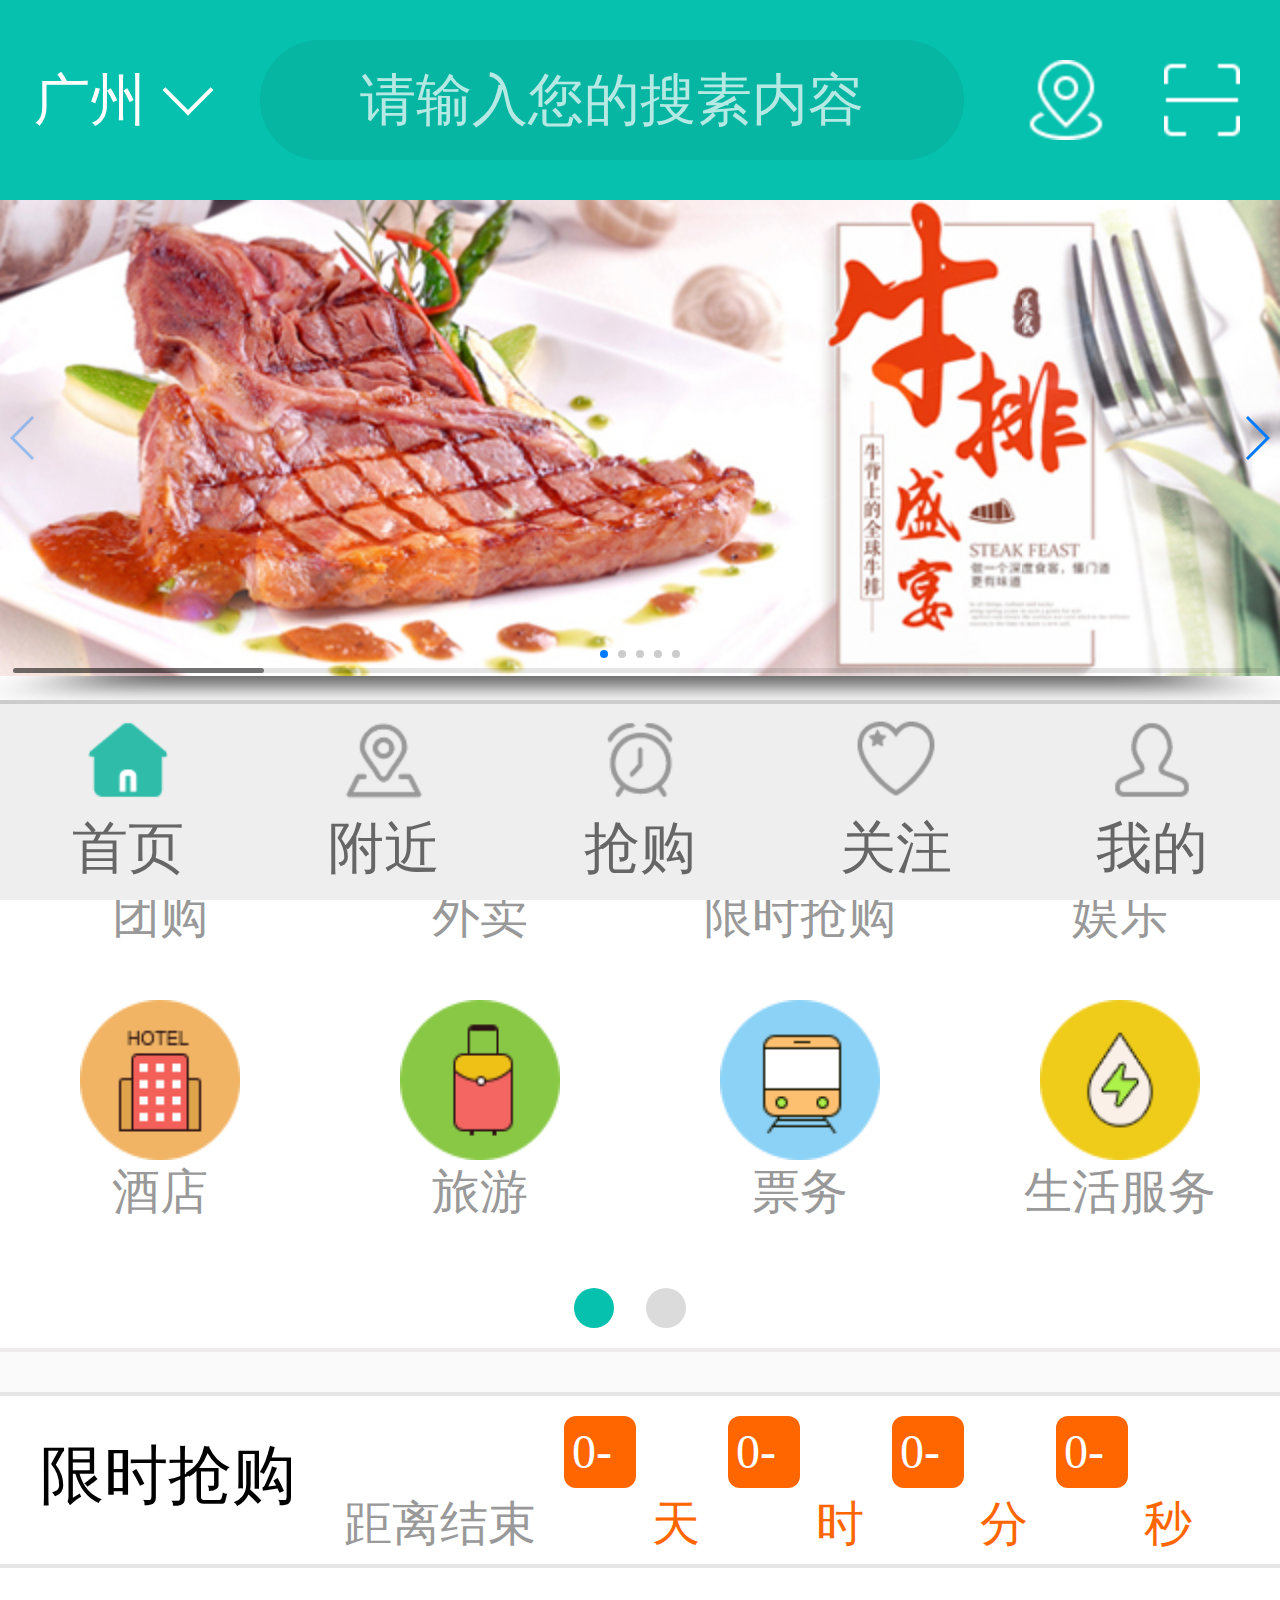
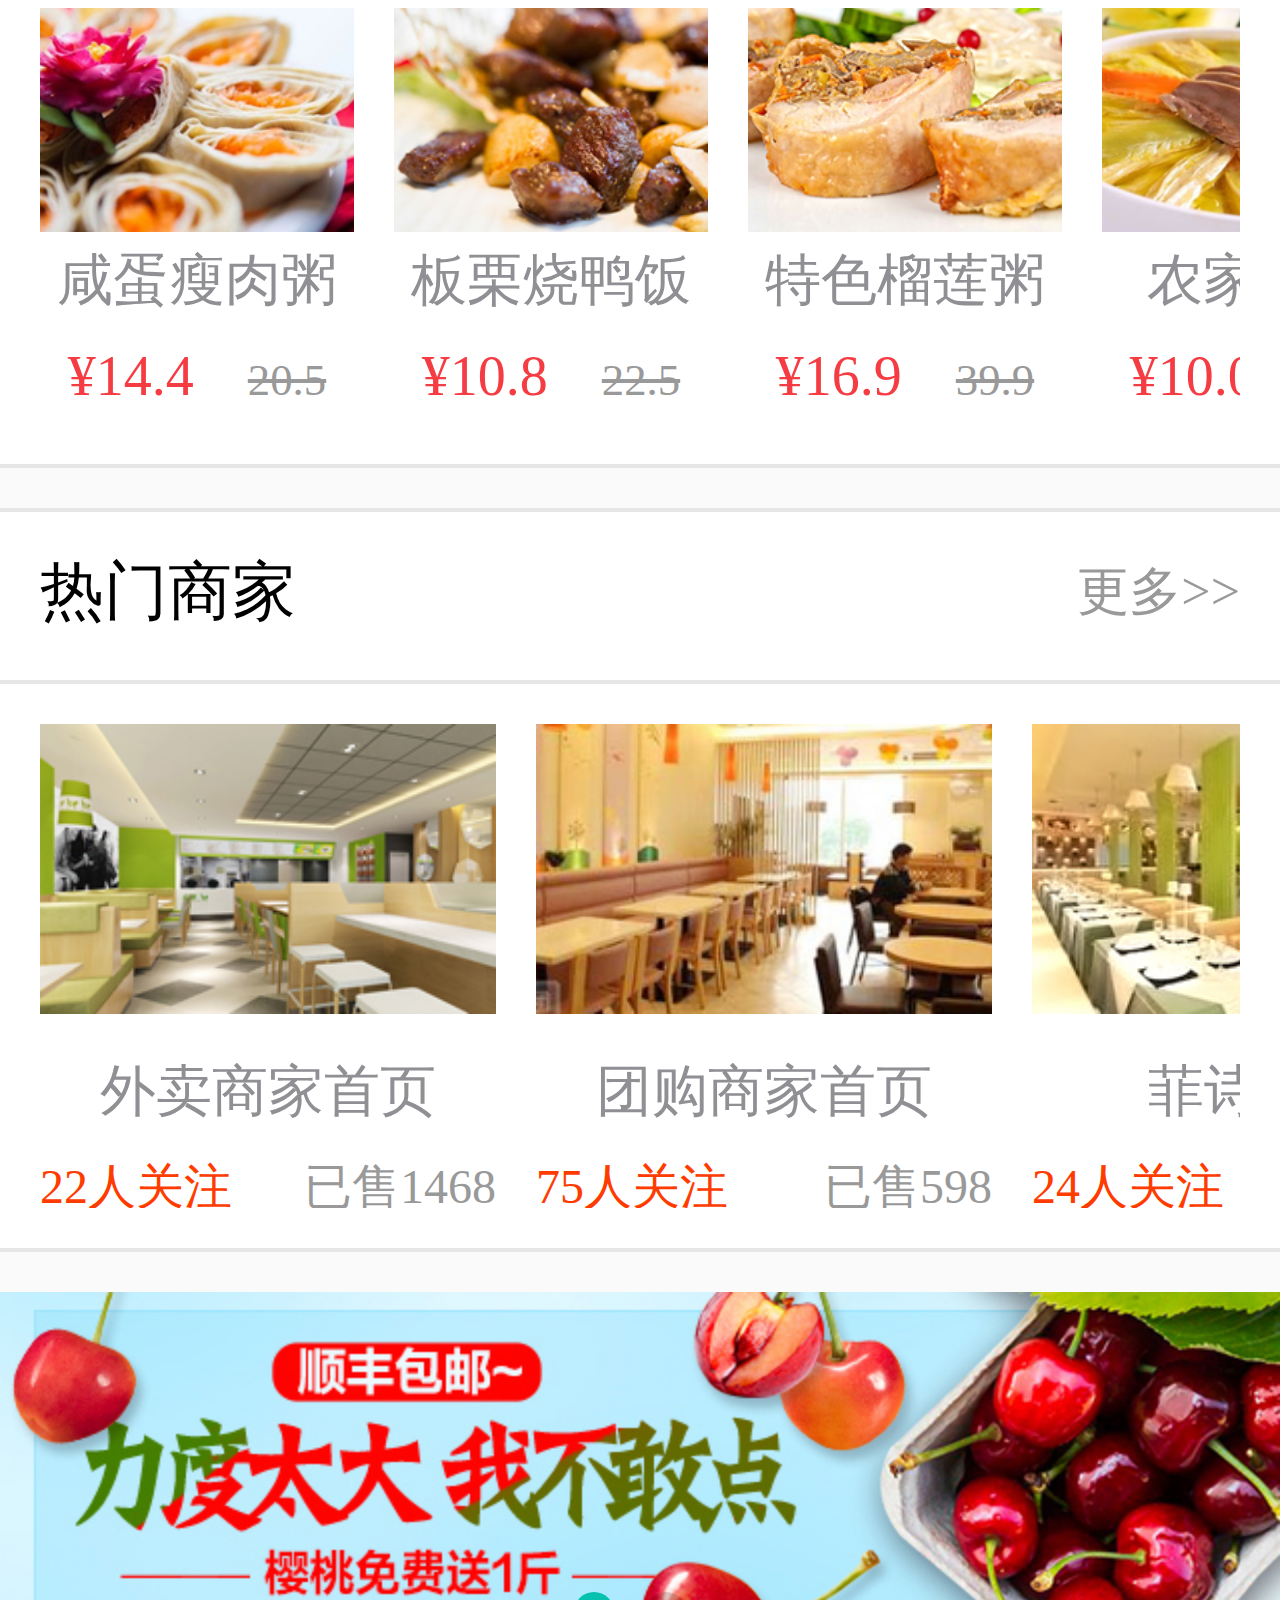
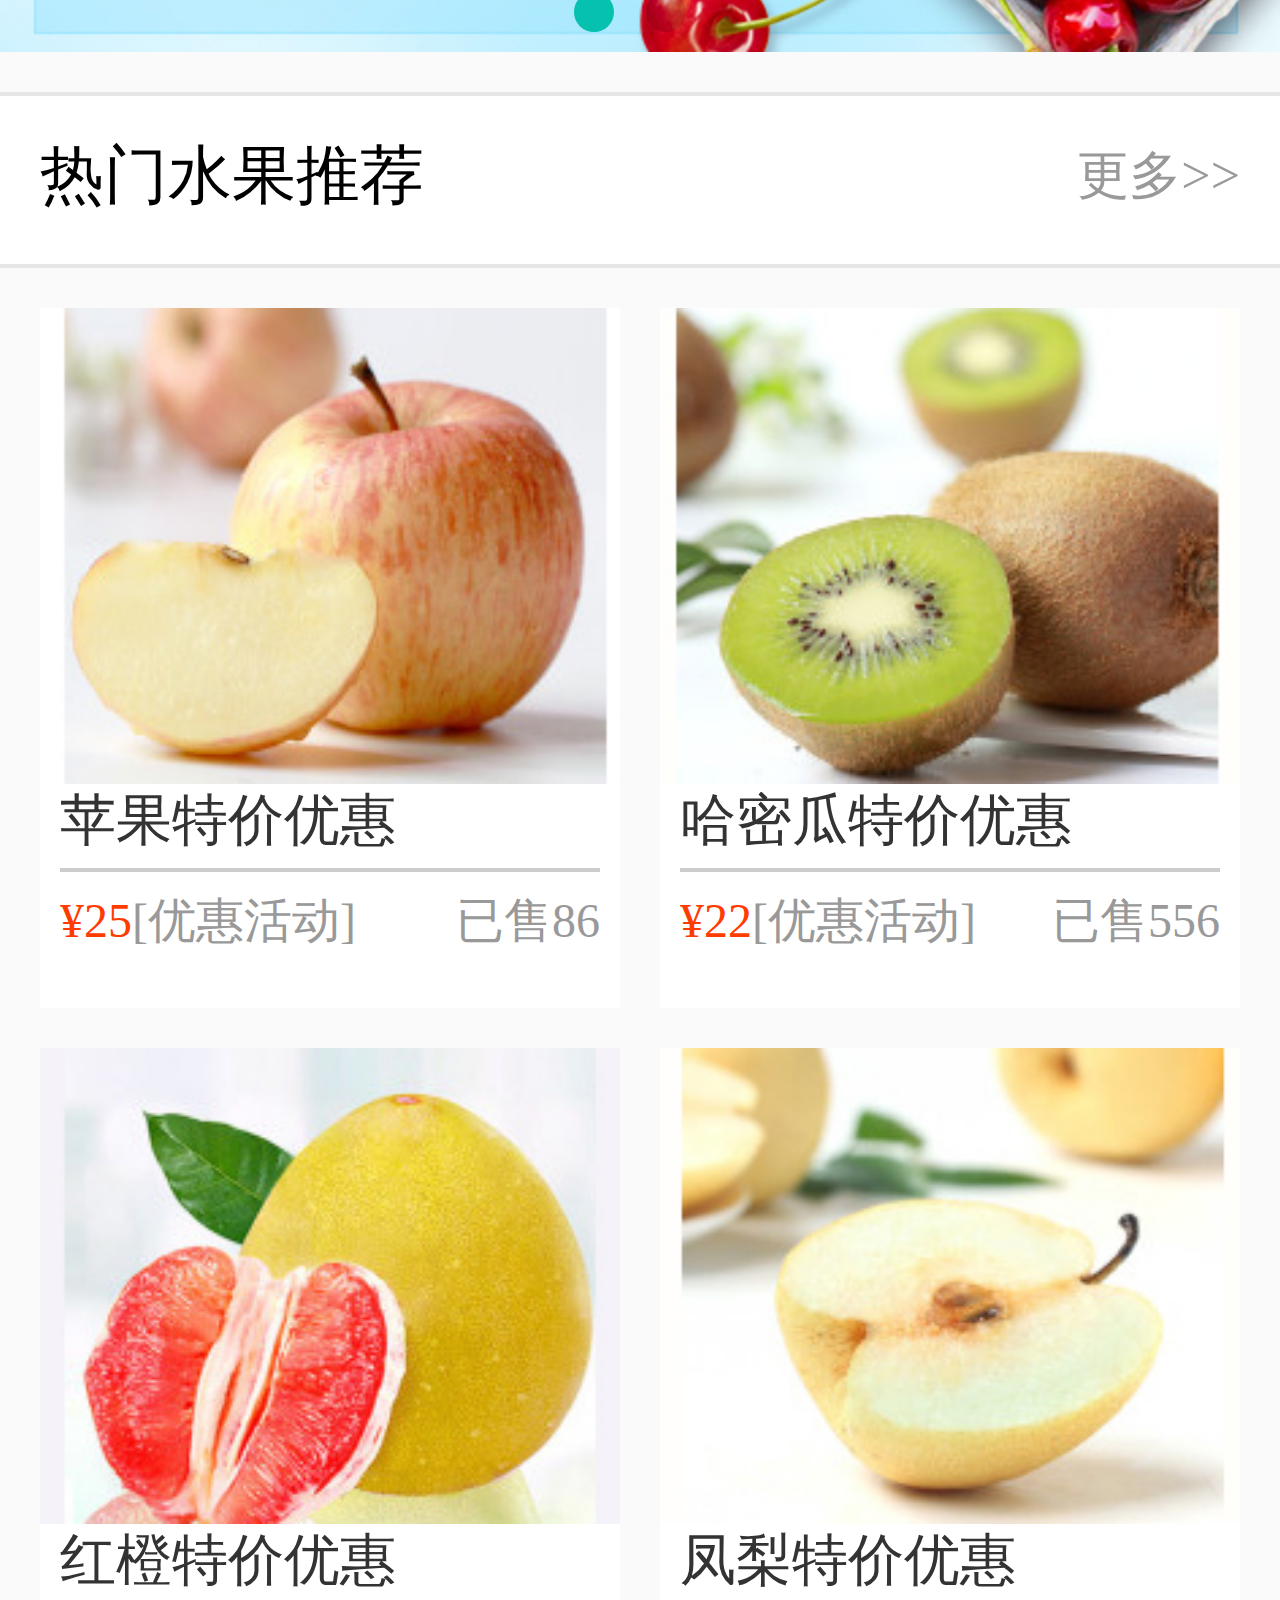
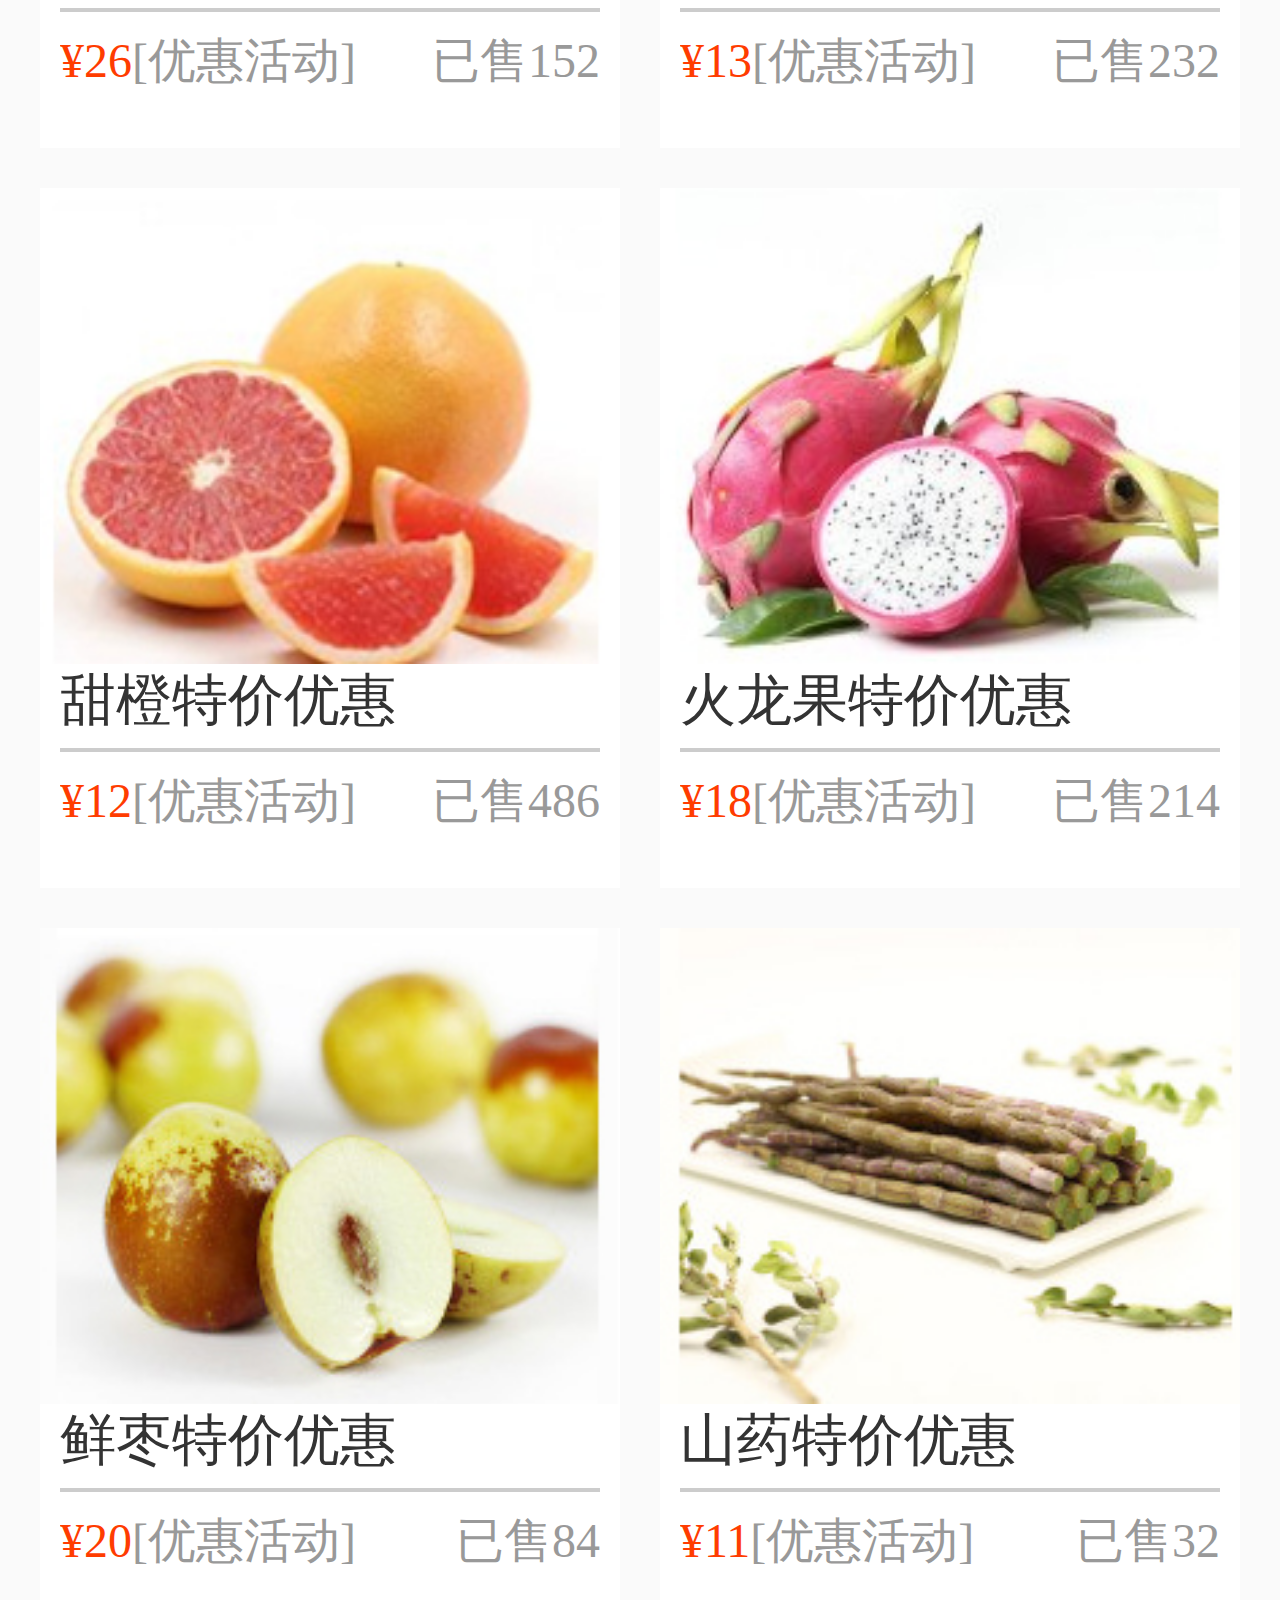
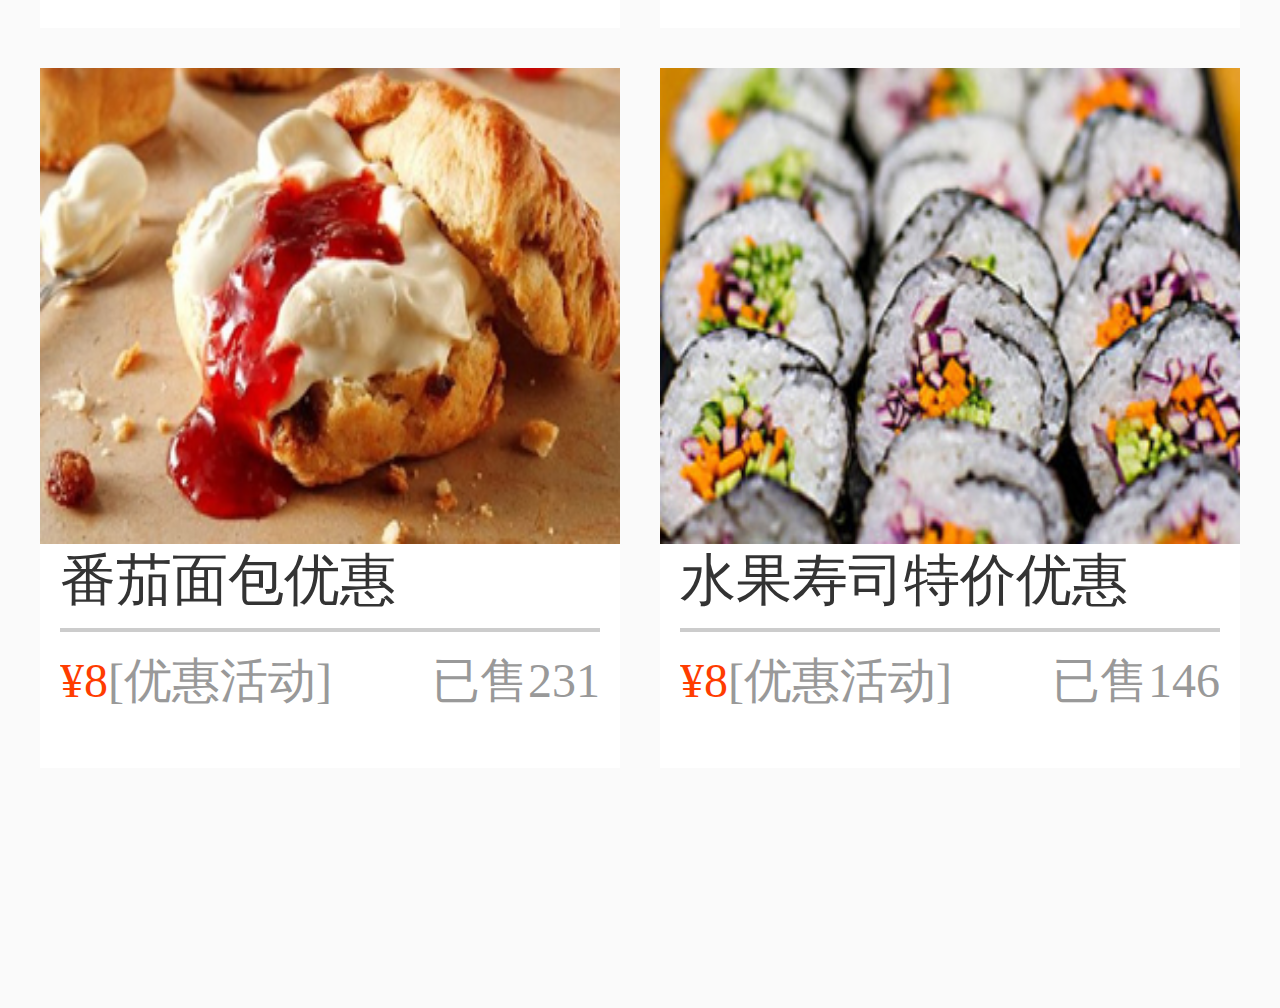
<file: app/index.html>
<!DOCTYPE html>
<html>
	<head>
		<meta charset="utf-8" />
		<title>waimai</title>
		<script src="js/viewport.js" type="text/javascript" charset="utf-8"></script>
		<link rel="stylesheet" href="css/reset.css" />
		<link rel="stylesheet" href="css/main.css" />
		<link rel="stylesheet" href="css/swiper.min.css" />
	</head>
	<body>
		<header>
			<div class="cityBtn"><a href="city.html" style="color: #fff;" id="lo_search">广州</a></div>
			<div class="search_header">
				<a href="search.html">
					<i class="icon-search"></i>
					<span id="hash_value">请输入您的搜素内容</span>
				</a>
			</div>
			<div class="location"></div>
			<div class="setbtn"></div>
		</header>
		
		<div class="swiper-container">
		    <div class="swiper-wrapper">
		        <div class="swiper-slide">
		        	<img src="img/banner/appbanner-2.jpg" />
		        </div>
		        <div class="swiper-slide">
		        	<img src="img/banner/appbanner-1.jpg" />
		        </div>
		        <div class="swiper-slide">
		        	<img src="img/banner/appbanner-3.jpg" />
		        </div>
		         <div class="swiper-slide">
		        	<img src="img/banner/banner-s4.jpg" />
		        </div>
		         <div class="swiper-slide">
		        	<img src="img/banner/banner-s5.jpg" />
		        </div>
		    </div>
		    <!-- 分页器 -->
		    <div class="swiper-pagination"></div>
		    
		    <!-- 导航按钮 -->
		    <div class="swiper-button-prev"></div>
		    <div class="swiper-button-next"></div>
		    
		    <!-- 滚动条 -->
		    <div class="swiper-scrollbar"></div>
		</div>
		
		<div class="liftBtn clearfix">
			<div class="lift_listBtn clearfix">
				<span class="show"></span>
				<span></span>
			</div>
			<div class="lift_ul_con clearfix">
				<ul class="liftbox clearfix">
				<li class="liftbox_li">
					<a href="my_collection.html">
						<img src="img/a1.png" />
						<p>团购</p>
					</a>
				</li>
				<li class="liftbox_li">
					<a href="near_place.html">
						<img src="img/a2.png" />
						<p>外卖</p>
					</a>
				</li>
				<li class="liftbox_li">
					<a href="rush.html">
						<img src="img/a3.png" />
						<p>限时抢购</p>
					</a>
				</li>
				<li class="liftbox_li">
					<a href="entertainment.html">
						<img src="img/a5.png" />
						<p>娱乐</p>
					</a>
				</li>
				<li class="liftbox_li">
					<a href="hotal.html">
						<img src="img/a6.png" />
						<p>酒店</p>
					</a>
				</li>
				<li class="liftbox_li">
					<a href="javascript:void(0);">
						<img src="img/a7.png" />
						<p>旅游</p>
					</a>
				</li>
				<li class="liftbox_li">
					<a href="ticket.html">
						<img src="img/a8.png" />
						<p>票务</p>
					</a>
				</li>
				<li class="liftbox_li">
					<a href="javascript:void(0);">
						<img src="img/b1.png" />
						<p>生活服务</p>
					</a>
				</li>
			</ul>
			<ul class="liftbox clearfix">
				<li class="liftbox_li">
					<a href="javascript:void(0);">
						<img src="img/b2.png" />
						<p>百货商城</p>
					</a>
				</li>
				<li class="liftbox_li">
					<a href="javascript:void(0);">
						<img src="img/b3.png" />
						<p>积分商城</p>
					</a>
				</li>
				<li class="liftbox_li">
					<a href="javascript:void(0);">
						<img src="img/b4.png" />
						<p>农家乐</p>
					</a>
				</li>
				<li class="liftbox_li">
					<a href="javascript:void(0);">
						<img src="img/b5.png" />
						<p>租车</p>
					</a>
				</li>
				<li class="liftbox_li">
					<a href="javascript:void(0);">
						<img src="img/b6.png" />
						<p>二手房</p>
					</a>
				</li>
				<li class="liftbox_li">
					<a href="javascript:void(0);">
						<img src="img/b8.png" />
						<p>分类信息</p>
					</a>
				</li>
			</ul>
			
			</div>
		</div>
		
		<div class="timer_over">
			<span>限时抢购</span>
			<div class="clock_timeover">
				距离结束
			<span class="clock">
				<span>00</span>天
				<span>00</span>时
				<span>00</span>分
				<span>00</span>秒
			</span>
			</div>
		</div>
		<div class="hot_foods">
			<div class="hot_foods_box">
				<ul class="hot_foods_boxmove">
					<li><a href="detail.html">
						<img src="img/images/qianggou/a1.jpg" alt="img" />
						<p class="hot_foods_name">咸蛋瘦肉粥</p>
						<p class="hot_foods_price">
							&yen;14.4
							<small>
								<del>20.5</del>
							</small>
						</p>
					</a></li>
					<li><a href="detail.html">
						<img src="img/images/qianggou/a2.jpg" alt="img" />
						<p class="hot_foods_name">板栗烧鸭饭</p>
						<p class="hot_foods_price">
							&yen;10.8
							<small>
								<del>22.5</del>
							</small>
						</p>
					</a></li>
					<li><a href="detail.html">
						<img src="img/images/qianggou/a3.jpg" alt="img" />
						<p class="hot_foods_name">特色榴莲粥</p>
						<p class="hot_foods_price">
							&yen;16.9
							<small>
								<del>39.9</del>
							</small>
						</p>
					</a></li>
					<li><a href="detail.html">
						<img src="img/images/qianggou/a4.jpg" alt="img" />
						<p class="hot_foods_name">农家小炒</p>
						<p class="hot_foods_price">
							&yen;10.0
							<small>
								<del>20.5</del>
							</small>
						</p>
					</a></li>
					<li><a href="detail.html">
						<img src="img/images/qianggou/a5.jpg" alt="img" />
						<p class="hot_foods_name">麻婆豆腐</p>
						<p class="hot_foods_price">
							&yen;15.5
							<small>
								<del>24.5</del>
							</small>
						</p>
					</a></li>
					<li><a href="detail.html">
						<img src="img/images/qianggou/a1.jpg" alt="img" />
						<p class="hot_foods_name">咸蛋瘦肉粥</p>
						<p class="hot_foods_price">
							&yen;14.4
							<small>
								<del>22.5</del>
							</small>
						</p>
					</a></li>
					<li><a href="detail.html">
						<img src="img/images/qianggou/a2.jpg" alt="img" />
						<p class="hot_foods_name">板栗烧鸭饭</p>
						<p class="hot_foods_price">
							&yen;16.8
							<small>
								<del>29.9</del>
							</small>
						</p>
					</a></li>
					<li><a href="detail.html">
						<img src="img/images/qianggou/a3.jpg" alt="img" />
						<p class="hot_foods_name">特色榴莲粥</p>
						<p class="hot_foods_price">
							&yen;14
							<small>
								<del>25.5</del>
							</small>
						</p>
					</a></li>
					<li><a href="detail.html">
						<img src="img/images/qianggou/a4.jpg" alt="img" />
						<p class="hot_foods_name">农家小炒</p>
						<p class="hot_foods_price">
							&yen;10.0
							<small>
								<del>26.5</del>
							</small>
						</p>
					</a></li>
					<li><a href="detail.html">
						<img src="img/images/qianggou/a5.jpg" alt="img" />
						<p class="hot_foods_name">麻婆豆腐</p>
						<p class="hot_foods_price">
							&yen;12.6
							<small>
								<del>23.7</del>
							</small>
						</p>
					</a></li>
				</ul>
			</div>
		</div>
		<div class="timer_over">
			<span>热门商家</span>
			<a href="javascript:void(0);" class="more">
				更多&gt;&gt;
			</a>
		</div>
		
		<div class="hot_stores">
			<div class="hot_stores_box">
				<div class="hot_stores_boxmove_ul">
					<ul class="hot_stores_boxmove clearfix">
						<li><a href="detail.html">
							<img src="img/images/shangjia/b1.jpg" />
							<p class="stores_name">外卖商家首页</p>
							<p class="store_info clearfix">
								<span class="store_info_num1">22人关注</span>
								<span class="store_info_num2">已售1468</span>
							</p>
						</a></li>
						<li><a href="detail.html">
							<img src="img/images/shangjia/b2.jpg" />
							<p class="stores_name">团购商家首页</p>
							<p class="store_info clearfix">
								<span class="store_info_num1">75人关注</span>
								<span class="store_info_num2">已售598</span>
							</p>
						</a></li>
						<li><a href="detail.html">
							<img src="img/images/shangjia/b3.jpg" />
							<p class="stores_name">菲诗小铺</p>
							<p class="store_info clearfix">
								<span class="store_info_num1">24人关注</span>
								<span class="store_info_num2">已售1268</span>
							</p>
						</a></li>
						<li><a href="detail.html">
							<img src="img/images/shangjia/b4.jpg" />
							<p class="stores_name">食品大全</p>
							<p class="store_info clearfix">
								<span class="store_info_num1">66人关注</span>
								<span class="store_info_num2">已售8258</span>
							</p>
						</a></li>
						<li><a href="detail.html">
							<img src="img/images/shangjia/b5.jpg" />
							<p class="stores_name">超值快送</p>
							<p class="store_info clearfix">
								<span class="store_info_num1">32人关注</span>
								<span class="store_info_num2">已售168</span>
							</p>
						</a></li>
						<li><a href="detail.html">
							<img src="img/images/shangjia/b1.jpg" />
							<p class="stores_name">外卖商家首页</p>
							<p class="store_info clearfix">
								<span class="store_info_num1">22人关注</span>
								<span class="store_info_num2">已售1468</span>
							</p>
						</a></li>
						<li><a href="detail.html">
							<img src="img/images/shangjia/b2.jpg" />
							<p class="stores_name">团购商家首页</p>
							<p class="store_info clearfix">
								<span class="store_info_num1">75人关注</span>
								<span class="store_info_num2">已售598</span>
							</p>
						</a></li>
						<li><a href="detail.html">
							<img src="img/images/shangjia/b3.jpg" />
							<p class="stores_name">菲诗小铺</p>
							<p class="store_info clearfix">
								<span class="store_info_num1">24人关注</span>
								<span class="store_info_num2">已售1268</span>
							</p>
						</a></li>
						<li><a href="detail.html">
							<img src="img/images/shangjia/b4.jpg" />
							<p class="stores_name">食品大全</p>
							<p class="store_info clearfix">
								<span class="store_info_num1">66人关注</span>
								<span class="store_info_num2">已售8258</span>
							</p>
						</a></li>
						<li><a href="detail.html">
							<img src="img/images/shangjia/b5.jpg" />
							<p class="stores_name">超值快送</p>
							<p class="store_info clearfix">
								<span class="store_info_num1">32人关注</span>
								<span class="store_info_num2">已售168</span>
							</p>
						</a></li>
						
					</ul>
				</div>
			</div>
		</div>
		
		<div class="adbanner">
			<ul class="adbanner_ul">
				<div class="lift_listBtn clearfix">
					<span class="show"></span>
					<span></span>
				</div>
				<li class="showop">
					<a href="javascript:void(0);">
						<img src="img/banner/app-banner-s1.jpg" />
					</a>
				</li>
				<li>
					<a href="javascript:void(0);">
						<img src="img/banner/app-banner-s2.jpg" />
					</a>
				</li>
			</ul>
		</div>
		
		<div class="timer_over">
			<span>热门水果推荐</span>
			<a href="javascript:void(0);" class="more">
				更多&gt;&gt;
			</a>
		</div>
		<div class="last_list">
			<ul class="last_list_ul clearfix">
				<li>
					<a href="detail.html">
						<img src="img/images/c5.jpg" />
						<div class="last_list_infomation">
							<p>苹果特价优惠</p>
							<div class="last_list_activity clearfix">
								<span class="ac_price">&yen25</span>
								<span class="ac_hd">[优惠活动]</span>
								<p class="ac_p">已售86</p>
							</div>
						</div>
					</a>
				</li>
				<li>
					<a href="detail.html">
						<img src="img/images/c2.jpg" />
						<div class="last_list_infomation">
							<p>哈密瓜特价优惠</p>
							<div class="last_list_activity clearfix">
								<span class="ac_price">&yen22</span>
								<span class="ac_hd">[优惠活动]</span>
								<p class="ac_p">已售556</p>
							</div>
						</div>
					</a>
				</li>
				<li>
					<a href="detail.html">
						<img src="img/images/c1.jpg" />
						<div class="last_list_infomation">
							<p>红橙特价优惠</p>
							<div class="last_list_activity clearfix">
								<span class="ac_price">&yen26</span>
								<span class="ac_hd">[优惠活动]</span>
								<p class="ac_p">已售152</p>
							</div>
						</div>
					</a>
				</li>
				<li>
					<a href="detail.html">
						<img src="img/images/c3.jpg" />
						<div class="last_list_infomation">
							<p>凤梨特价优惠</p>
							<div class="last_list_activity clearfix">
								<span class="ac_price">&yen13</span>
								<span class="ac_hd">[优惠活动]</span>
								<p class="ac_p">已售232</p>
							</div>
						</div>
					</a>
				</li>
				<li>
					<a href="detail.html">
						<img src="img/images/c6.jpg" />
						<div class="last_list_infomation">
							<p>甜橙特价优惠</p>
							<div class="last_list_activity clearfix">
								<span class="ac_price">&yen12</span>
								<span class="ac_hd">[优惠活动]</span>
								<p class="ac_p">已售486</p>
							</div>
						</div>
					</a>
				</li>
				<li>
					<a href="detail.html">
						<img src="img/images/c7.jpg" />
						<div class="last_list_infomation">
							<p>火龙果特价优惠</p>
							<div class="last_list_activity clearfix">
								<span class="ac_price">&yen18</span>
								<span class="ac_hd">[优惠活动]</span>
								<p class="ac_p">已售214</p>
							</div>
						</div>
					</a>
				</li>
				<li>
					<a href="detail.html">
						<img src="img/images/c8.jpg" />
						<div class="last_list_infomation">
							<p>鲜枣特价优惠</p>
							<div class="last_list_activity clearfix">
								<span class="ac_price">&yen20</span>
								<span class="ac_hd">[优惠活动]</span>
								<p class="ac_p">已售84</p>
							</div>
						</div>
					</a>
				</li>
				<li>
					<a href="detail.html">
						<img src="img/images/c9.jpg" />
						<div class="last_list_infomation">
							<p>山药特价优惠</p>
							<div class="last_list_activity clearfix">
								<span class="ac_price">&yen11</span>
								<span class="ac_hd">[优惠活动]</span>
								<p class="ac_p">已售32</p>
							</div>
						</div>
					</a>
				</li>
				<li>
					<a href="detail.html">
						<img src="img/images/d5.jpg" />
						<div class="last_list_infomation">
							<p>番茄面包优惠</p>
							<div class="last_list_activity clearfix">
								<span class="ac_price">&yen8</span>
								<span class="ac_hd">[优惠活动]</span>
								<p class="ac_p">已售231</p>
							</div>
						</div>
					</a>
				</li>
				<li>
					<a href="detail.html">
						<img src="img/images/d2.jpg" />
						<div class="last_list_infomation">
							<p>水果寿司特价优惠</p>
							<div class="last_list_activity clearfix">
								<span class="ac_price">&yen8</span>
								<span class="ac_hd">[优惠活动]</span>
								<p class="ac_p">已售146</p>
							</div>
						</div>
					</a>
				</li>
			</ul>
		</div>
		
		<footer>
			<div>
				<a href="javascript:void(0);">
					<div class="icon ic_1 on"></div>
					<p>首页</p>
				</a>
			</div>
			<div>
				<a href="near_place.html">
					<div class="icon ic_2"></div>
					<p>附近</p>
				</a>
			</div>
			<div>
				<a href="rush.html">
					<div class="icon ic_3"></div>
					<p>抢购</p>
				</a>
			</div>
			<div>
				<a href="my_collection.html">
					<div class="icon ic_4"></div>
					<p>关注</p>
				</a>
			</div>
			<div>
				<a href="my_center.html">
					<div class="icon ic_5"></div>
					<p>我的</p>
				</a>
			</div>
		</footer>
		<script src="js/touch.js" type="text/javascript" charset="utf-8"></script>
		<script src="js/swiper.min.js" type="text/javascript" charset="utf-8"></script>
		<script src="js/index.js" type="text/javascript" charset="utf-8"></script>
		<script src="js/todetailimg.js" type="text/javascript" charset="utf-8"></script>
	</body>
</html>
</file>
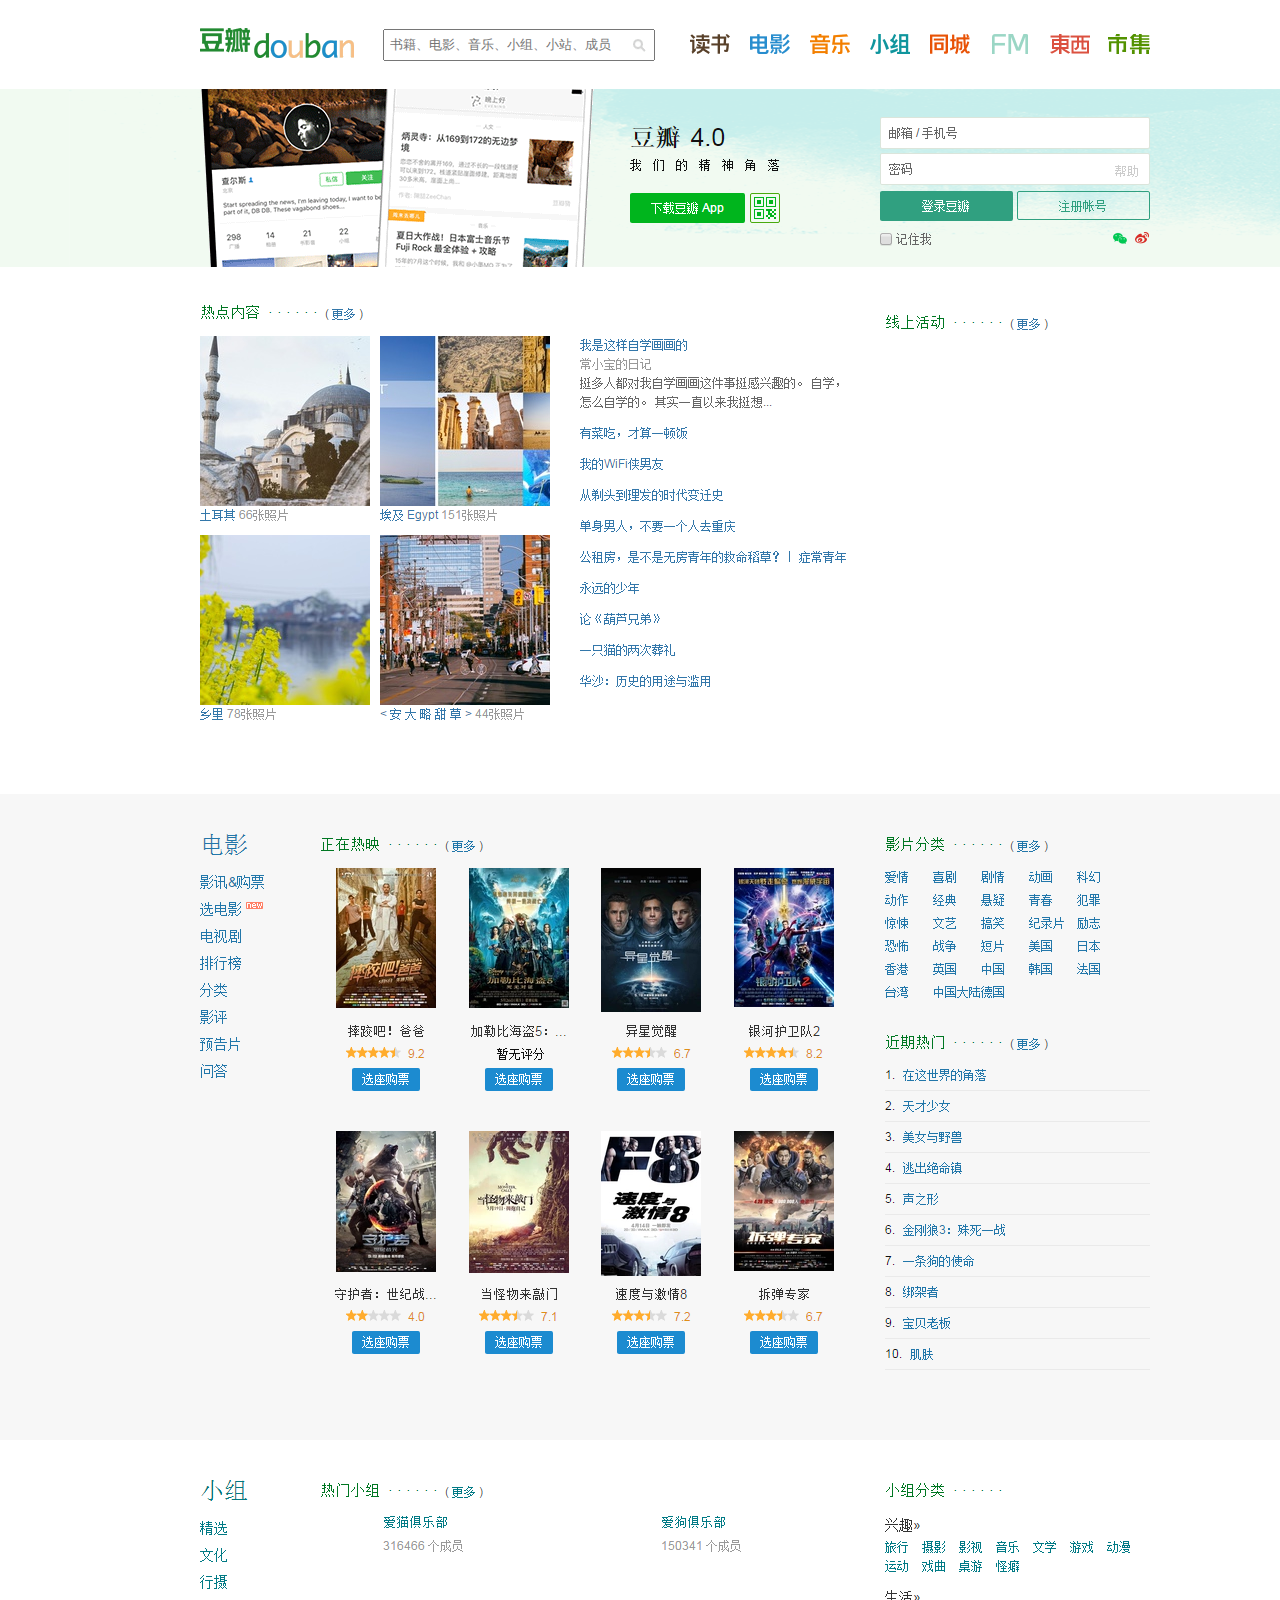
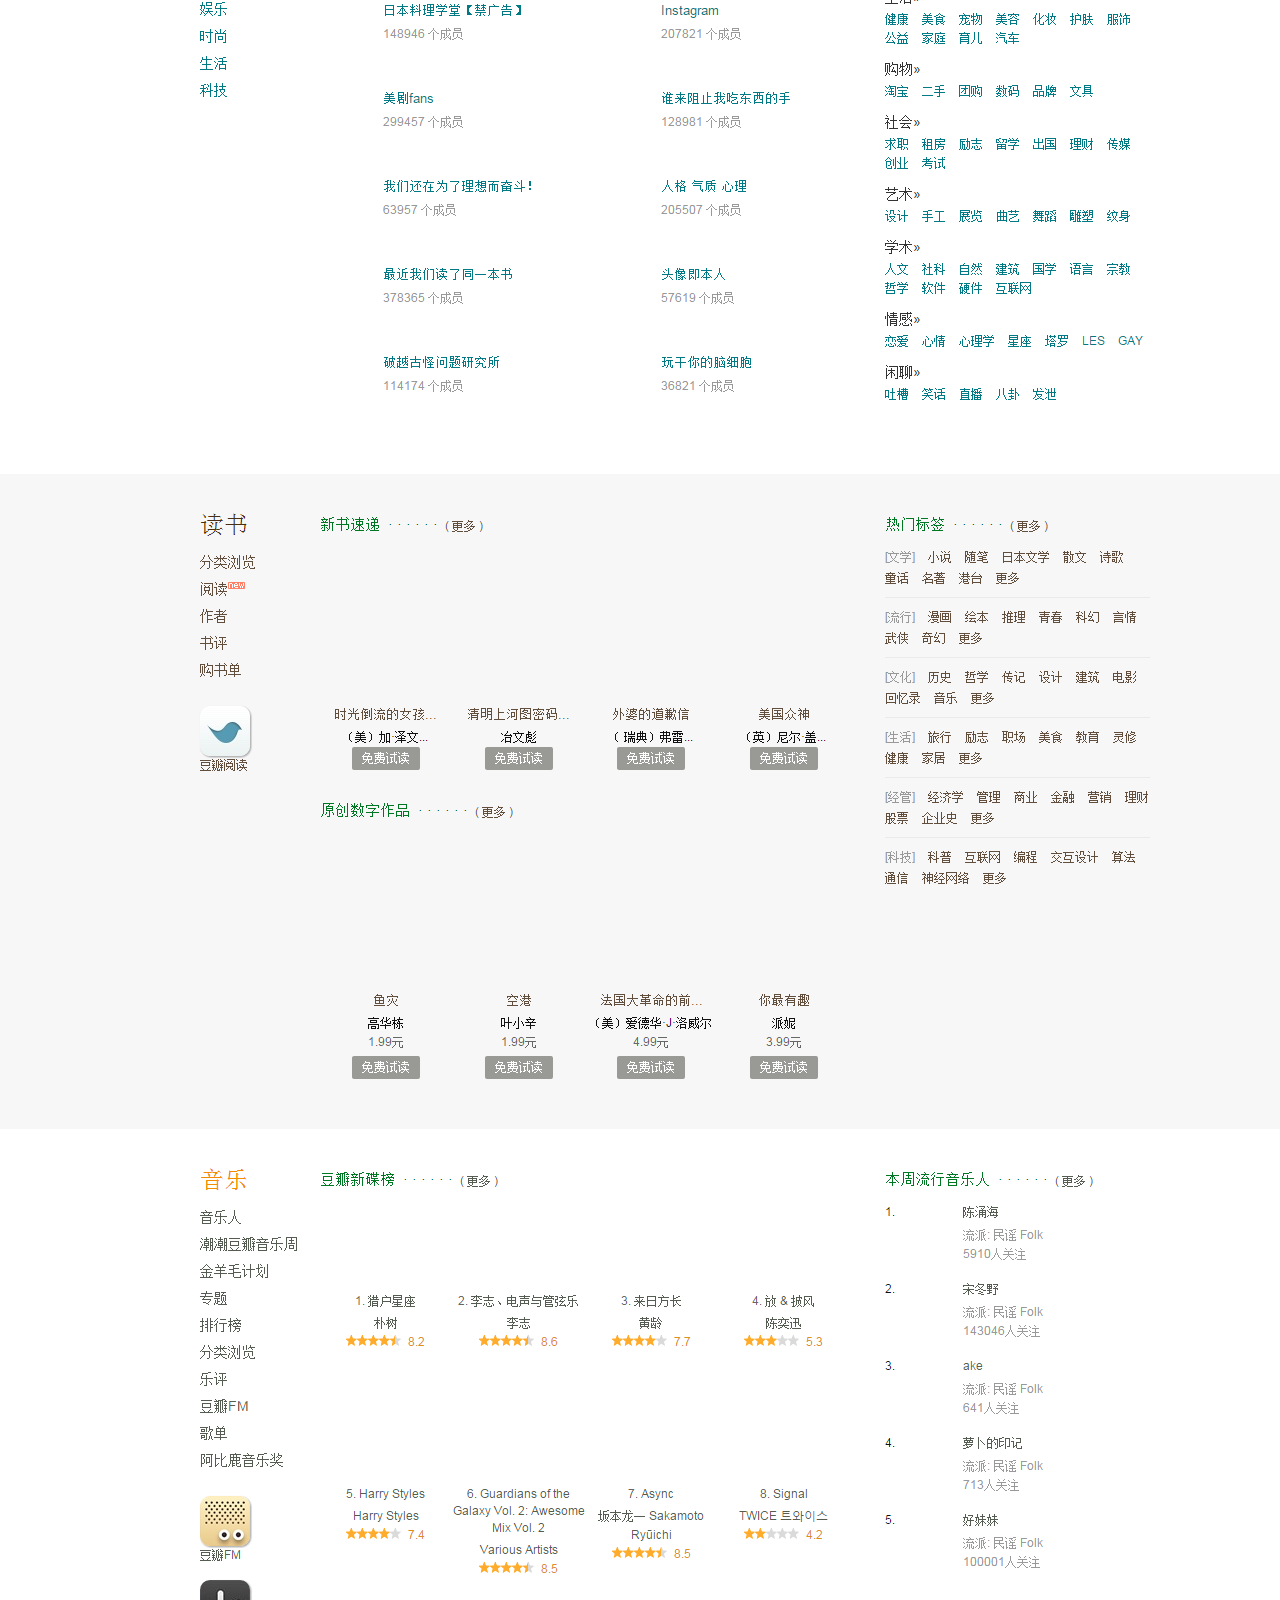
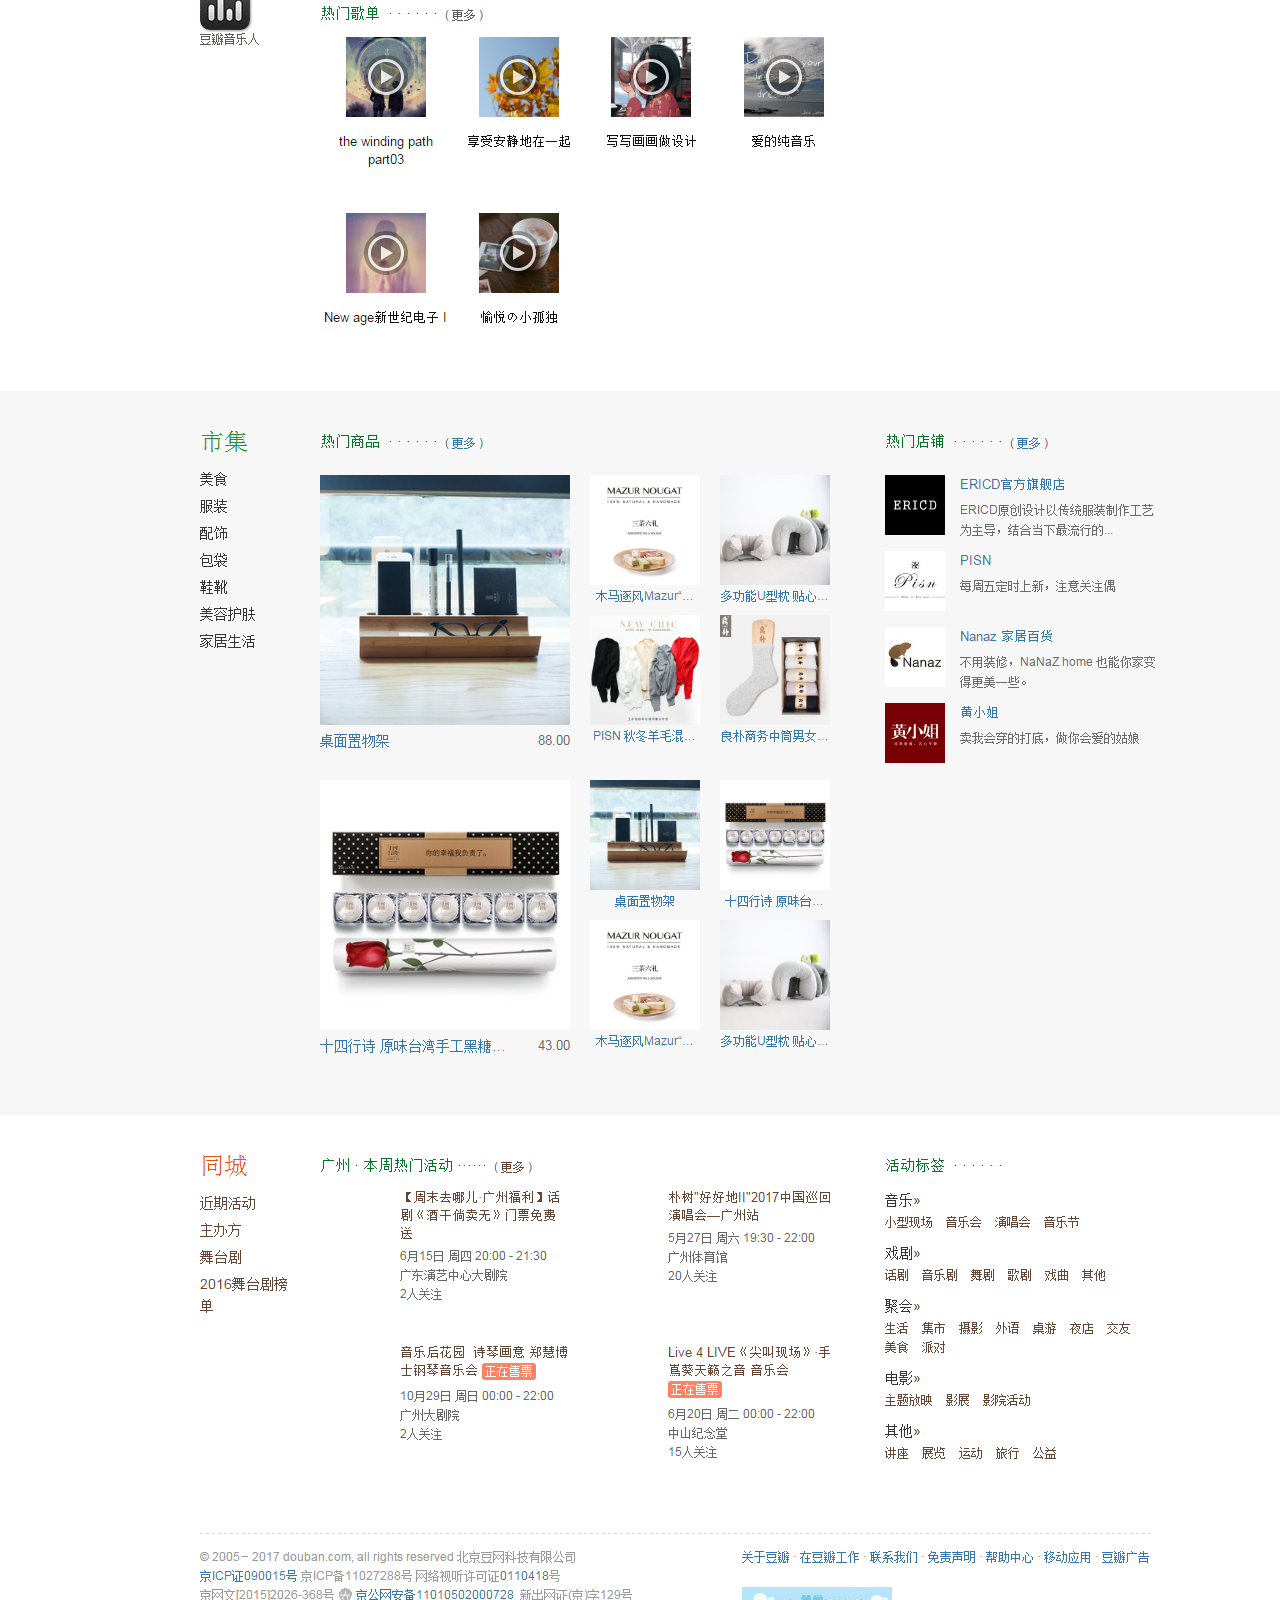
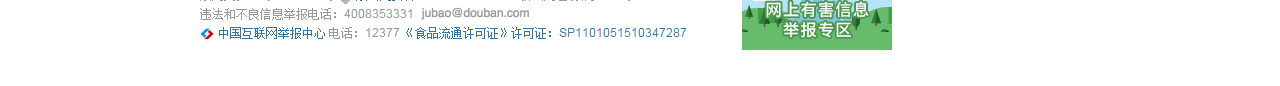
<file: douban/index.html>
<!DOCTYPE html>
<html>
	<head>
		<meta charset="utf-8" />
		<title>豆瓣</title>
		<link rel="stylesheet" type="text/css" href="css/dafsttyle.css"/>
		<link rel="stylesheet" type="text/css" href="css/douban.css"/>
	</head>
	<body>
		<div id="head">
			<div id="anony_nav">
				<div id="logo"></div>
				<div id="search">
					<input type="text" name="txt" id="txt" value="" placeholder="书籍、电影、音乐、小组、小站、成员"/>
					<div id="mag"><a href="javascript:;"></a></div>
				</div>
				<ul id="nav">
					<li><a href="https://book.douban.com/"></a></li>
					<li><a href="javascript:;"></a></li>
					<li><a href="javascript:;"></a></li>
					<li><a href="javascript:;"></a></li>
					<li><a href="javascript:;"></a></li>
					<li><a href="javascript:;"></a></li>
					<li><a href="javascript:;"></a></li>
					<li><a href="javascript:;"></a></li>
				</ul>
			</div>
		</div>
		<div id="warp"><img src="img/01.png"/></div>
		<script type="text/javascript">
			var oNav = document.getElementById('nav');
			var oLi = oNav.getElementsByTagName('li');
			
			oLi[2].onclick = function(){
				window.open("http://127.0.0.1:8020/douban%E9%A1%B9%E7%9B%AE/doubanmusic.html?__hbt=1502071356223")
			}
			oLi[0].onclick = function(){
				window.open("https://book.douban.com/")
			}
			oLi[1].onclick = function(){
				window.open("https://movie.douban.com/")
			}
			oLi[3].onclick = function(){
				window.open("https://www.douban.com/group/explore")
			}
			oLi[4].onclick = function(){
				window.open("https://guangzhou.douban.com/")
			}
			oLi[5].onclick = function(){
				window.open("https://douban.fm/")
			}
			oLi[6].onclick = function(){
				window.open("https://market.douban.com/?utm_campaign=anonymous_top_nav&utm_source=douban&utm_medium=pc_web")
			}
			
		</script>
	</body>
</html>
</file>
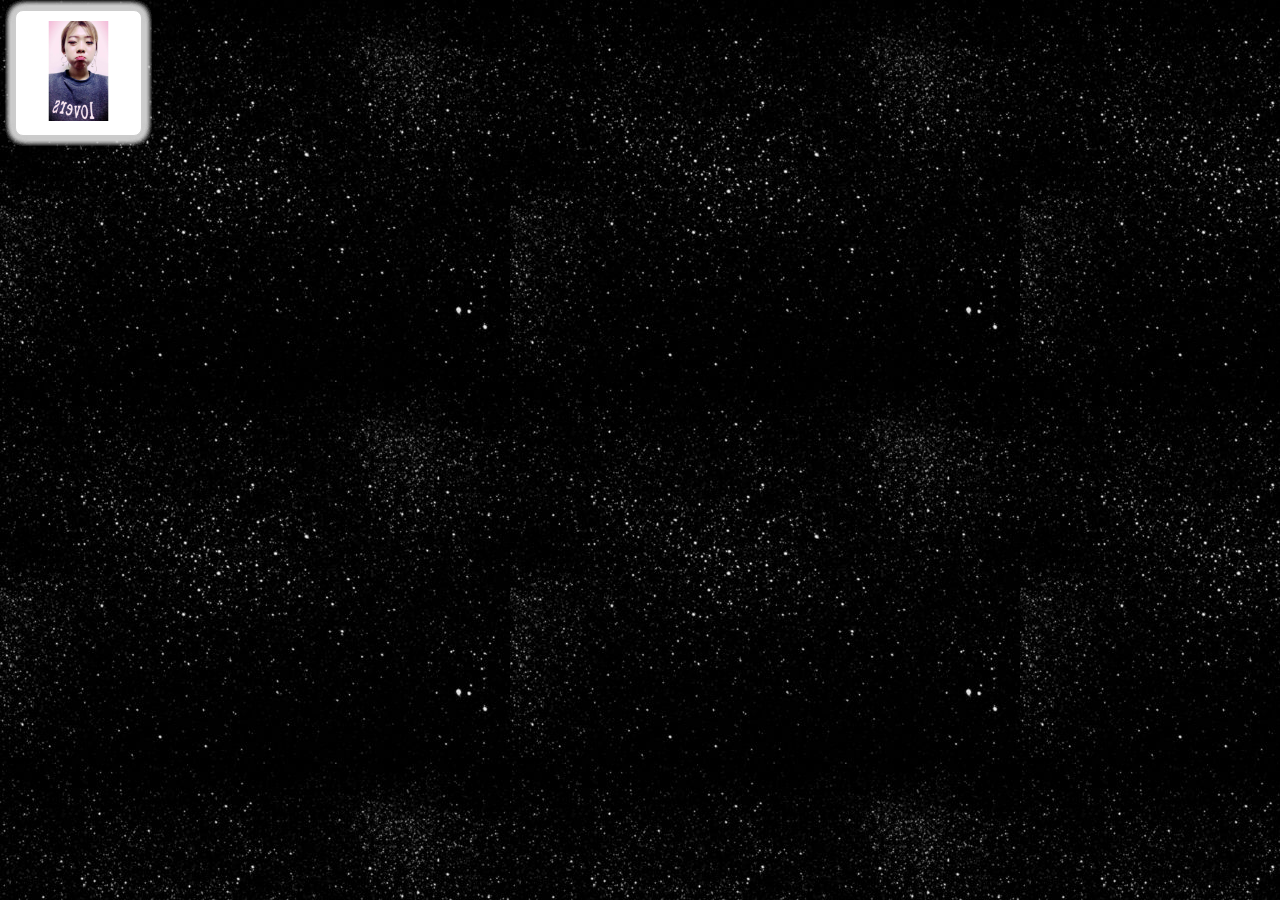
<file: index/index.html>
<!DOCTYPE html>
<html>
	<head>
		<meta charset="utf-8" />
		<title>your appearance</title>
		<link type="text/css" href="css/your appearance.css" rel="stylesheet" />
		<style type="text/css">
			canvas{
				left: -150px!important;
				z-index: -1!important;
			}
			#main{
				z-index: 10!important;
			}
		</style>
		<script type="text/javascript" src="http://libs.baidu.com/jquery/1.9.0/jquery.js"></script>
		<script src="js/jquery.fireworks.js" type="text/javascript" charset="utf-8"></script>
		<script src="your appearance.js" type="text/javascript" charset="utf-8"></script>
	</head>
	<body>
		<div id="main">
			<div class="box">
				<div class="pis">
					<img src="img/0.jpg"/>
				</div>
			</div>
			<div class="box">
				<div class="pis">
					<img src="img/1.jpg"/>
				</div>
			</div>
			<div class="box">
				<div class="pis">
					<img src="img/2.jpg"/>
				</div>
			</div>
			<div class="box">
				<div class="pis">
					<img src="img/3.jpg"/>
				</div>
			</div>
			<div class="box">
				<div class="pis">
					<img src="img/4.jpg"/>
				</div>
			</div>
			<div class="box">
				<div class="pis">
					<img src="img/5.jpg"/>
				</div>
			</div>
			<div class="box">
				<div class="pis">
					<img src="img/6.jpg"/>
				</div>
			</div>
			<div class="box">
				<div class="pis">
					<img src="img/7.jpg"/>
				</div>
			</div>
			<div class="box">
				<div class="pis">
					<img src="img/8.jpg"/>
				</div>
			</div>
			<div class="box">
				<div class="pis">
					<img src="img/9.jpg"/>
				</div>
			</div>
			<div class="box">
				<div class="pis">
					<img src="img/10.jpg"/>
				</div>
			</div>
			<div class="box">
				<div class="pis">
					<img src="img/11.jpg"/>
				</div>
			</div>
			<div class="box">
				<div class="pis">
					<img src="img/12.jpg"/>
				</div>
			</div>
			<div class="box">
				<div class="pis">
					<img src="img/13.jpg"/>
				</div>
			</div>
			<div class="box">
				<div class="pis">
					<img src="img/14.jpg"/>
				</div>
			</div>
			<div class="box">
				<div class="pis">
					<img src="img/15.jpg"/>
				</div>
			</div>
			<div class="box">
				<div class="pis">
					<img src="img/16.jpg"/>
				</div>
			</div>
			<div class="box">
				<div class="pis">
					<img src="img/17.jpg"/>
				</div>
			</div>
			<p>Piece together for perfect of you in the world</p>
		</div>
	</body>
</html>
</file>
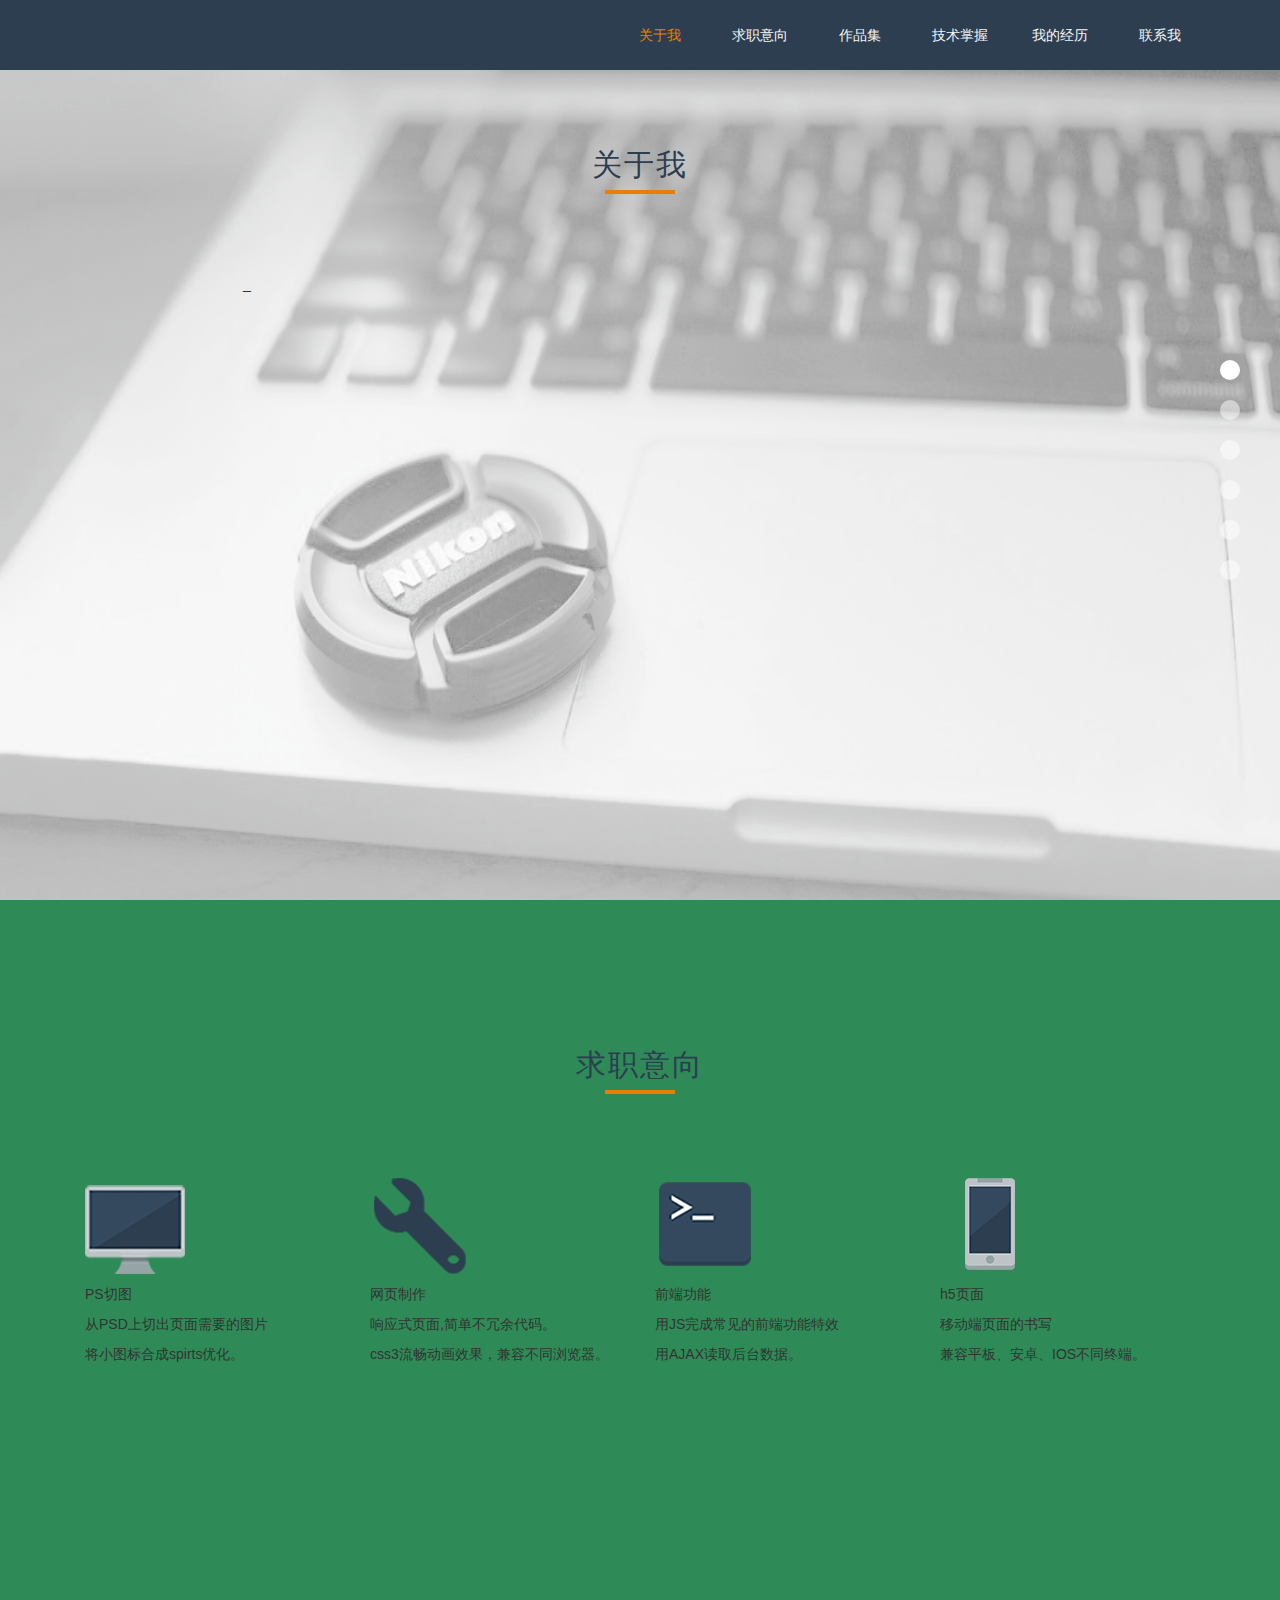
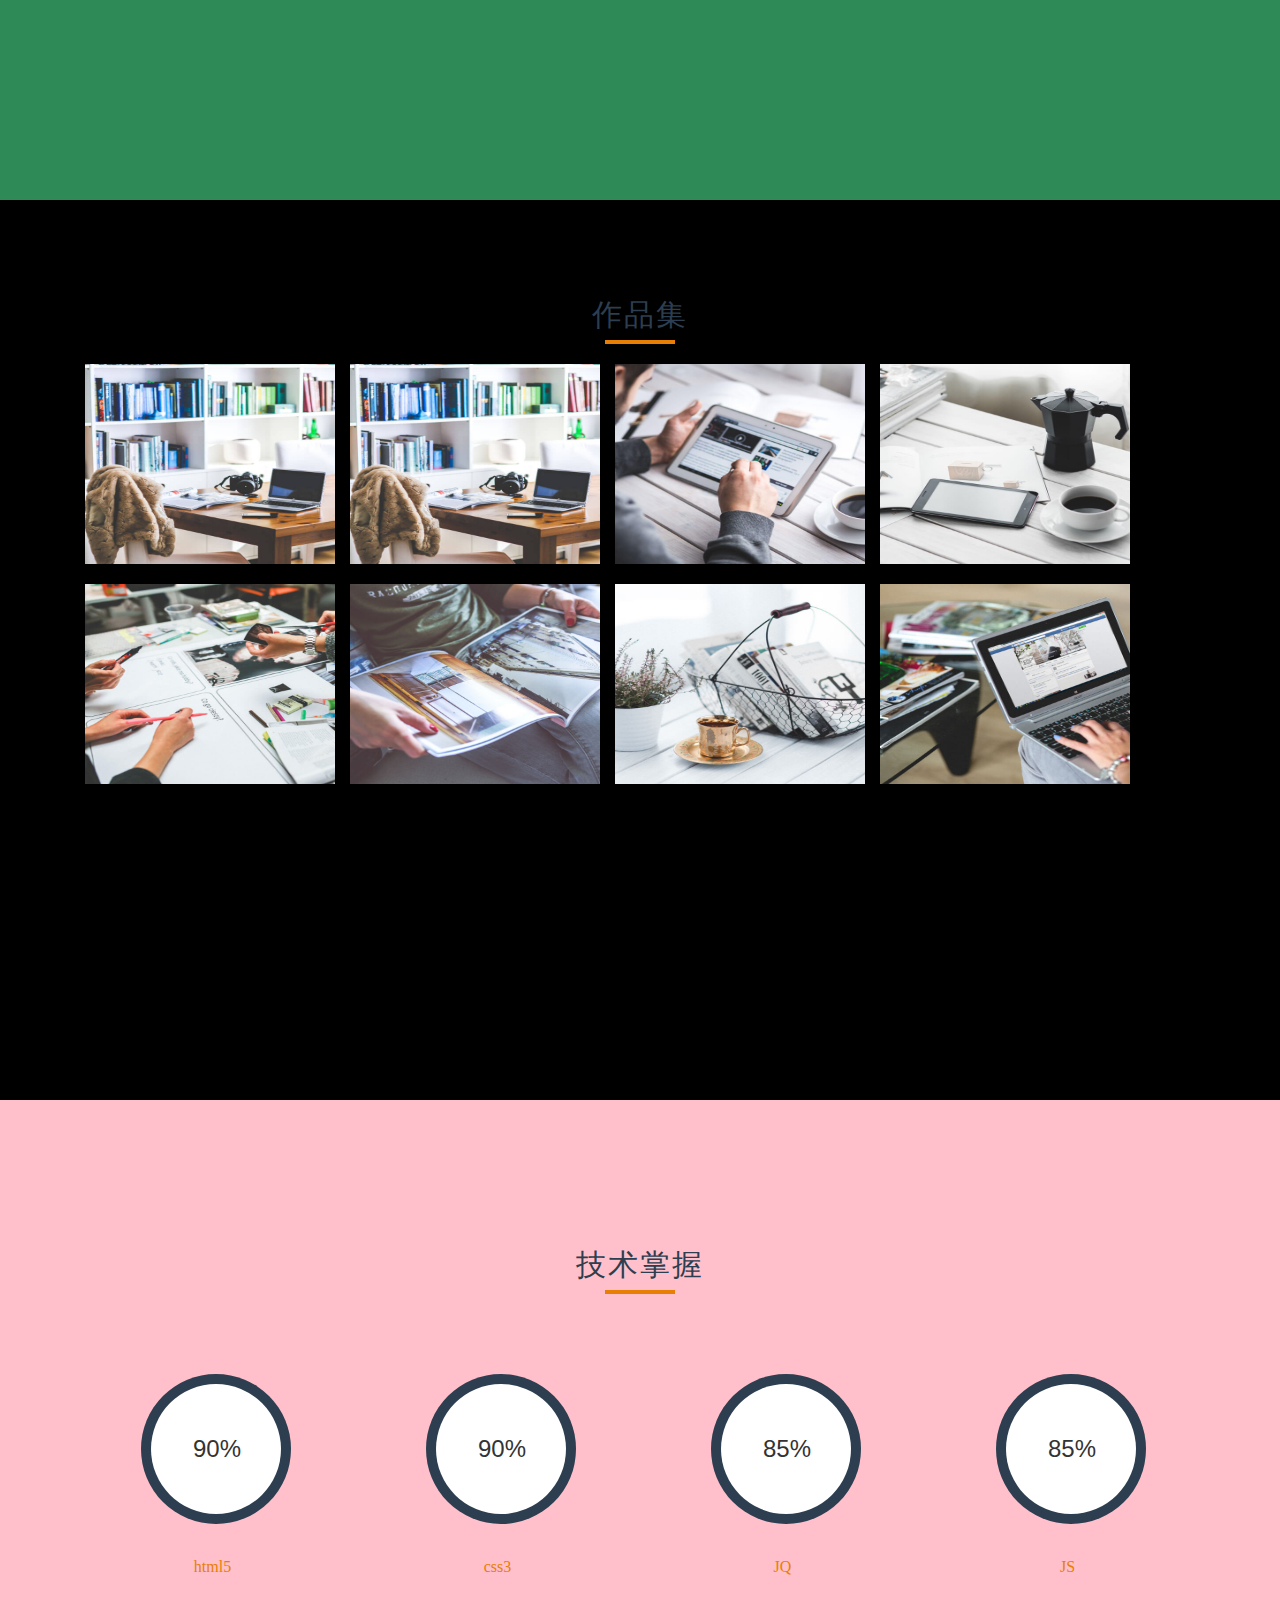
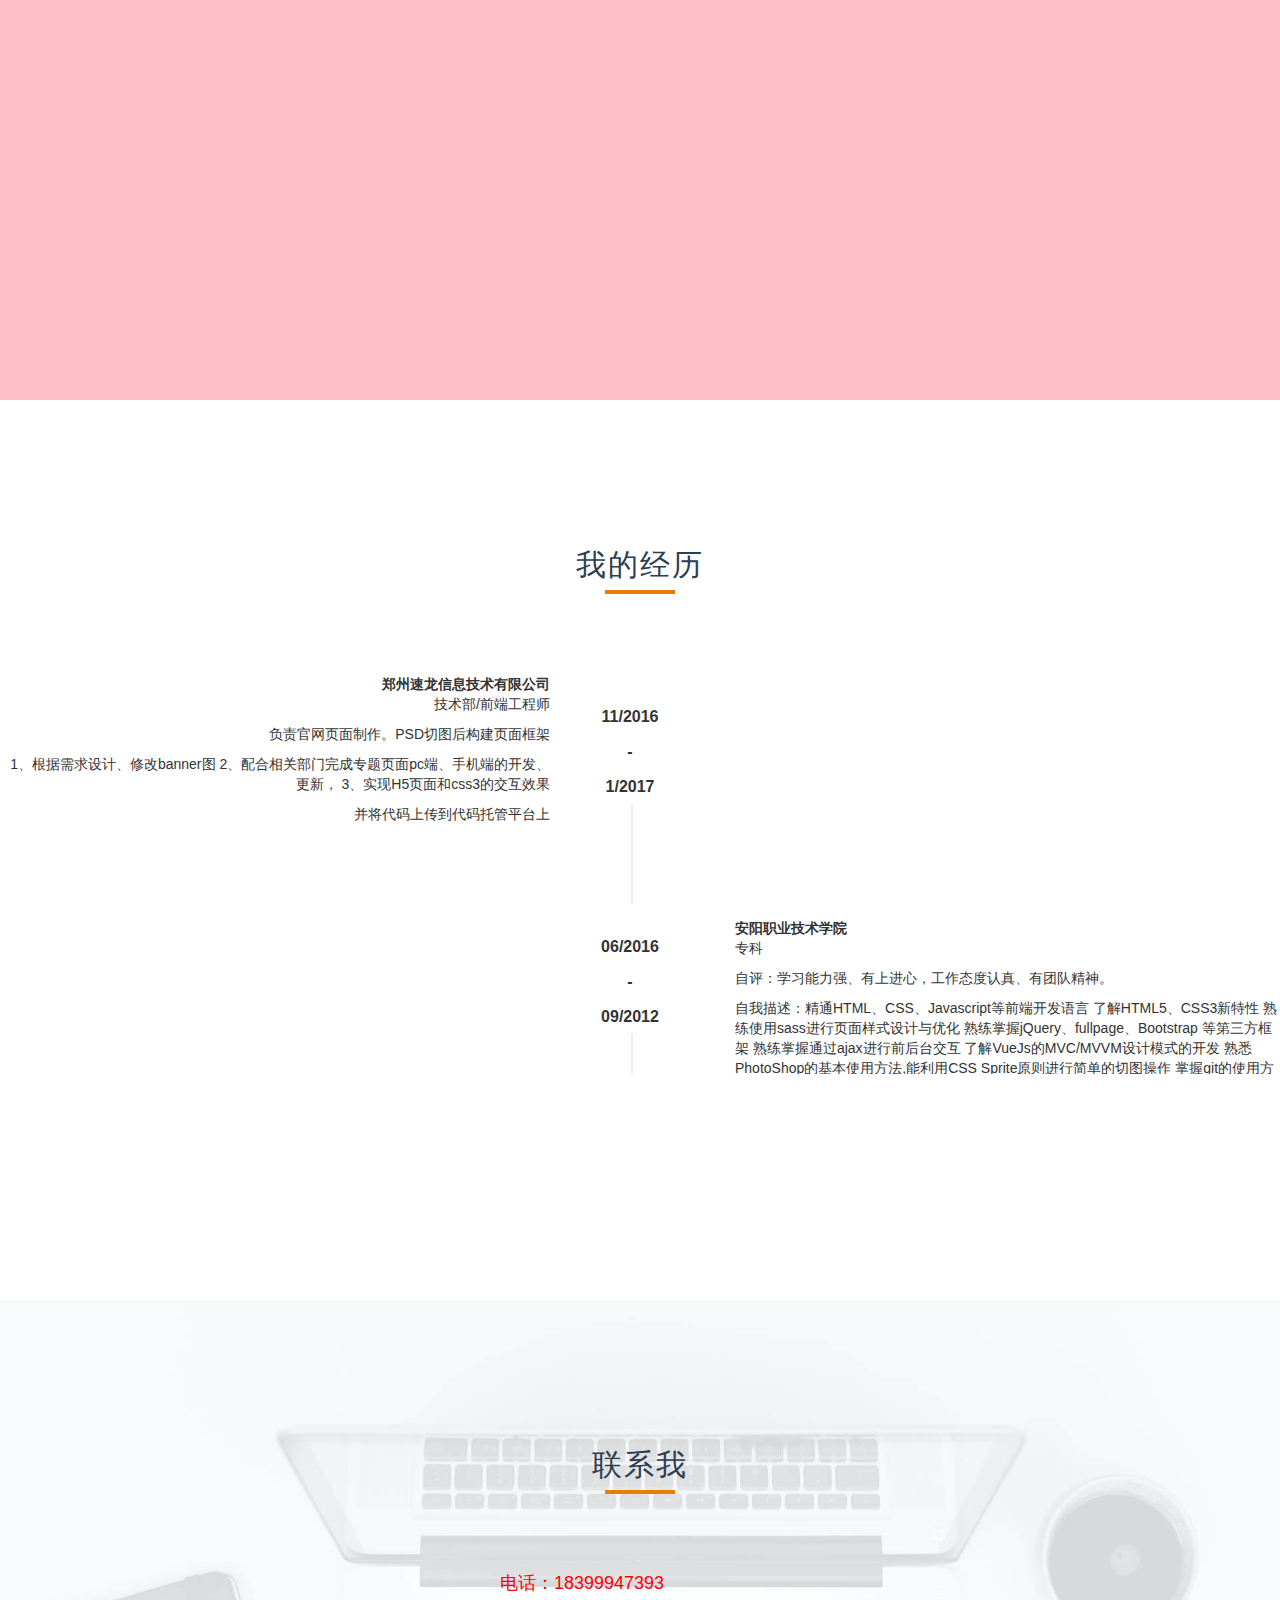
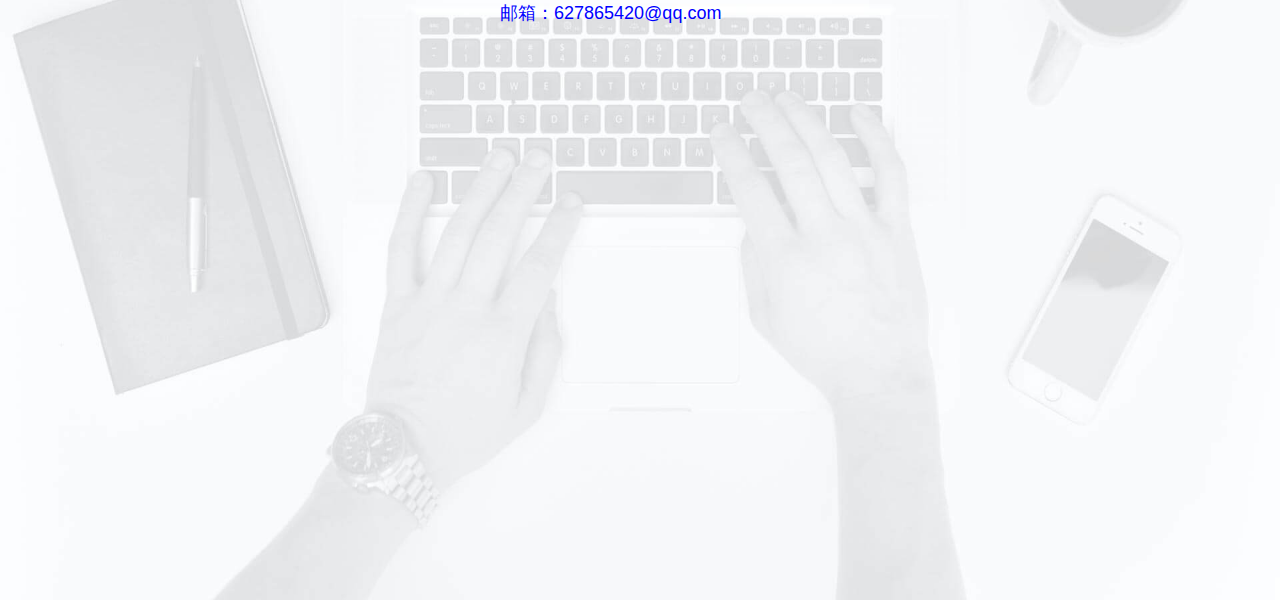
<file: lisheng.html>
<!DOCTYPE html>
<html>
	<head>
		<meta charset="UTF-8">
		<title></title>
		<link rel="stylesheet" type="text/css" href="css/reset.css"/>
		<link rel="stylesheet" type="text/css" href="css/bootstrap.min.css"/>
		<link rel="stylesheet" type="text/css" href="css/animate.css"/>
		<link rel="stylesheet" type="text/css" href="css2/liuyongshi.css"/>
		<link rel="stylesheet" type="text/css" href="css/fullpage.css"/>
		<link rel="stylesheet" type="text/css" href="css/page-1.css"/>
		<link rel="stylesheet" type="text/css" href="css/page-2.css"/>
		<link rel="stylesheet" type="text/css" href="css/page-3.css"/>
		<link rel="stylesheet" type="text/css" href="css/page-4.css"/>
		<link rel="stylesheet" type="text/css" href="css/page-5.css"/>
		
	</head>
	<body>
		<div class="header-nav">
			<div class="container">				
				<ul>
					<li>关于我</li>
					<li>求职意向</li>
					<li>作品集</li>
					<li>技术掌握</li>
					<li>我的经历</li>
					<li>联系我</li>
				</ul>
				
			</div>
			
		</div>
		<div class="box" id="box">
			<div class="page page-1">
				<h2>关于我</h2>
            	<hr class="animated bounceInRight">
		        <div class="center fades">
		            <!--<p class="center"><img src="img/mypic.jpg" alt="头像" /></p>-->
		            <div class="my-intro" id="myin">
		                <p>我是张慧，22岁，坐标广州  ，是一名前端工程师。前端是一门有容乃大的行业，我并不是计算机专业出生。
		               	在自学前端之前，唯一接触过的就是大学里的C语言。庆幸的是JS与C很相像，给我很大的信心来学习。今后的职业规划也是朝着JS发展，目前在学习Angular JS Vue。</p>
		                <p>工作近一年，大的来说，写过响应式页面，移动端页面，pc端页面。小的来说，直播，商城，投票，视频，相册，地图，无缝轮播等都有涉及。
		               	很感谢 这一年的经历跟之前公司对我的培养，让我学到了很多东西。</p>
		            </div>
		        </div>
			</div>
			<div class="page page-2">
				<h2>求职意向</h2>
            	<hr>
            	<div class="container center fades">
	                <div class="col-md-3 col-xs-6 skill-ps skill">
	                    <p><img src="image/web.png" alt="切图"></p>
	                    <p class="ptitle">PS切图</p>
	                    <p>从PSD上切出页面需要的图片</p>
	                    <p>将小图标合成spirts优化。</p>
	                </div>
	                <div class="col-md-3 col-xs-6 skill-web skill">
	                    <p><img src="image/css.png" alt="css"></p>
	                    <p class="ptitle">网页制作</p>
	                    <p>响应式页面,简单不冗余代码。</p>
	                    <p>css3流畅动画效果，兼容不同浏览器。</p>
	                </div>
	                <div class="col-md-3 col-xs-6 skill-js skill">
	                    <p><img src="image/js.png" alt="js"></p>
	                    <p class="ptitle">前端功能</p>
	                    <p>用JS完成常见的前端功能特效</p>
	                    <p>用AJAX读取后台数据。</p>
	                </div>
	                <div class="col-md-3 col-xs-6 skill-h5 skill">
	                    <p><img src="image/h5.png" alt="h5"></p>
	                    <p class="ptitle">h5页面</p>
	                    <p>移动端页面的书写</p>
	                    <p>兼容平板、安卓、IOS不同终端。</p>
	                </div>
           		</div>
			</div>
			<div class="page page-3">
				
				<h2>作品集</h2>
            	<hr>
	            <div class="container center fades">
	                <!--<p class="center intros">写jq前端功能的时候，我的宗旨是能手写就手写，不依赖插件。手写代码更简洁高效，也更能提升自己技术。</p>-->
	                <div class="col-md-3 col-xs-6">
	                   <div class="imgbox">
	                        <img src="image/06.jpg" alt="作品配图">
	                    </div>
	                    <a href="" target="_blank">
	                        <div class="zp-cover" style="top: 45%">
	                            <h4></h4>
	                            <p></p>
	                            <img src="image/search.png" alt="查看">
	                        </div>
	                    </a>
                	</div>
	                <div class="col-md-3 col-xs-6">
	                    <div class="imgbox">
	                        <img src="image/06.jpg" alt="作品配图">
	                    </div>
	                    <a href="douban/doubanmusic.html" target="_blank">
	                        <div class="zp-cover" style="top: 45%">
	                            <h4>官网类页面</h4>
	                            <p>AJAX获取后台数据，用数组读取选项与题目。记录测试者的选项返给后台。</p>
	                            <img src="image/search.png" alt="查看">
	                        </div>
	                    </a>
	                </div>
	                <div class="col-md-3 col-xs-6 ">
	                    <div class="imgbox">
	                        <img src="image/02.jpg" alt="作品配图">
	                    </div>
	                    <a href="Music/index.html" target="_blank">
	                        <div class="zp-cover">
	                            <h4>音乐类页面</h4>
	                            <p>直播页面响应式，css3 jq运用较多</p>
	                            <img src="image/search.png" alt="查看">
	                        </div>
	                    </a>
	                </div>
	                <div class="col-md-3 col-xs-6 ">
	                    <div class="imgbox">
	                        <img src="image/03.jpg" alt="作品配图">
	                    </div>
	                    <a href="http://www.cbecm.com/Anchor/Anchor/anchor" target="_blank">
	                        <div class="zp-cover">
	                            <h4>列表类页面</h4>
	                            <p>多数据响应式网页，能兼容不同大小电脑分辨率</p>
	                            <img src="image/search.png" alt="查看">
	                        </div>
	                    </a>
	                </div>
	                <div class="col-md-3 col-xs-6 ">
	                    <div class="imgbox">
	                        <img src="image/04.jpg" alt="作品配图">
	                    </div>
	                    <a href="http://www.cbecm.com/Anchor/Anchor/anchor_detai?id=RjA4QzAyMzUtNERCNC04MjM1LUY2NTQtQUM2NTdGMkQ4OTcx" target="_blank">
	                        <div class="zp-cover">
	                            <h4>详情类页面</h4>
	                            <p>视频播放，富文本编辑器手写。</p>
	                            <img src="image/search.png" alt="查看">
	                        </div>
	                    </a>
	                </div>
	                <div class="col-md-3 col-xs-6 ">
	                    <div class="imgbox">
	                        <img src="image/05.jpg" alt="作品配图">
	                    </div>
	                    <a href="your appearance/your appearance.html" target="_blank">
	                        <div class="zp-cover">
	                            <h4>特效类首页</h4>
	                            <p>无缝轮播手写，烟花效果。</p>
	                            <img src="image/search.png" alt="查看">
	                        </div>
	                    </a>
	                </div>

	                <div class="col-md-3 col-xs-6 ">
	                    <div class="imgbox">
	                        <img src="image/07.jpg" alt="作品配图">
	                    </div>
	                    <a href="app/index.html" target="_blank">
	                        <div class="zp-cover">
	                            <h4>移动端页面</h4>
	                            <p>列表页，兼容安卓、ios、平板</p>
	                            <img src="image/search.png" alt="查看">
	                        </div>
	                    </a>
	                </div>
	                <div class="col-md-3 col-xs-6">
	                    <div class="imgbox">
	                        <img src="image/08.jpg" alt="作品配图">
	                    </div>
	                    <a href="drip.html" target="_blank">
	                        <div class="zp-cover">
	                            <h4>我的技术博客</h4>
	                            <p>自己平时的知识点积累~</p>
	                            <img src="image/search.png" alt="查看">
	                        </div>
	                    </a>
	                </div>
           		</div>				
			</div>
			
			<div class="page page-4">
				<h2>技术掌握</h2>
           		<hr>
	            <div class="skill container">
	            	<div class="skill-h5 col-lg-3">
	            		<div class="moving">
	            			<div class="lgcircle">
	            				<span></span>
	            				<span>90%</span>
	            			</div>	
	            		</div>
	            		<p class="word">html5</p>
	            	</div>
	            	<div class="skill-h5 col-lg-3">
	            		<div class="moving">
	            			<div class="lgcircle">
	            				<span></span>
	            				<span>90%</span>
	            			</div>	
	            		</div>
	            		<p class="word">css3</p>
	            	</div>
	            	<div class="skill-h5 col-lg-3">
	            		<div class="moving">
	            			<div class="lgcircle">
	            				<span></span>
	            				<span>85%</span>
	            			</div>	
	            		</div>
	            		<p class="word">JQ</p>
	            	</div>
	            	<div class="skill-h5 col-lg-3">
	            		<div class="moving">
	            			<div class="lgcircle">
	            				<span></span>
	            				<span>85%</span>
	            			</div>	
	            		</div>
	            		<p class="word">JS</p>
	            	</div>
	            </div>
			</div>
			
			<div class="page page-5">
				<h2>我的经历</h2>
           		<hr>
           		<div class="experience">
           			<ul class="my-xp">
           				<li>
           					<div class="date-box">
	                           	<p>11/2016</p>
	                            <p>-</p>
	                            <p>1/2017</p>
	                        </div>
	                        <div class="my-work my-xp-box">
	                            <strong>郑州速龙信息技术有限公司</strong>
	                            <p class="ptitle">技术部/前端工程师</p>
	                            <p>负责官网页面制作。PSD切图后构建页面框架</p>
	                            <p>1、根据需求设计、修改banner图
									2、配合相关部门完成专题页面pc端、手机端的开发、更新，
									3、实现H5页面和css3的交互效果</p>
	                            <p>并将代码上传到代码托管平台上</p>
           					</div>          					
           				</li>
           				<li>
	                        <div class="date-box">
	                            <p>06/2016</p>
	                            <p>-</p>
	                            <p>09/2012</p>
	                        </div>
	                        <div class="my-school my-xp-box">
	                            <strong>安阳职业技术学院</strong>
	                            <p class="ptitle">专科</p>
	                            <p>自评：学习能力强、有上进心，工作态度认真、有团队精神。</p>
	                            <p>自我描述：精通HTML、CSS、Javascript等前端开发语言
									了解HTML5、CSS3新特性 
									熟练使用sass进行页面样式设计与优化 
									熟练掌握jQuery、fullpage、Bootstrap 等第三方框架 
									熟练掌握通过ajax进行前后台交互 
									了解VueJs的MVC/MVVM设计模式的开发 
									熟悉PhotoShop的基本使用方法,能利用CSS Sprite原则进行简单的切图操作 
									掌握git的使用方法
									会使用项目管理工具grunt
									懂得建立移动端页面及webapp的开发
									善于利用知乎、百度搜索引擎、github等途径独立解决问题。</p>
	                            <p></p>
	                        </div>
	                    </li>
           			</ul>
           			
           		</div>
			</div>
			
			<div class="page page-6">
				<h2>联系我</h2>
           		<hr>
           		<h4 style="margin-left: 500px; color: red;">电话：18399947393</h4>
           		<h4 style="margin-left: 500px; color: blue;">邮箱：627865420@qq.com</h4>
			</div>
		</div>
		<nav id="nav"></nav>
	</body>
	
	<script src="js/fullscreen.js" type="text/javascript" charset="utf-8"></script>
	<script src="js/typewriter.js" type="text/javascript" charset="utf-8"></script>
	<script type="text/javascript">
		document.getElementById("myin").typewriter();
	</script>
	<!--<script src="js/page.js" type="text/javascript" charset="utf-8"></script>-->
</html>
</file>
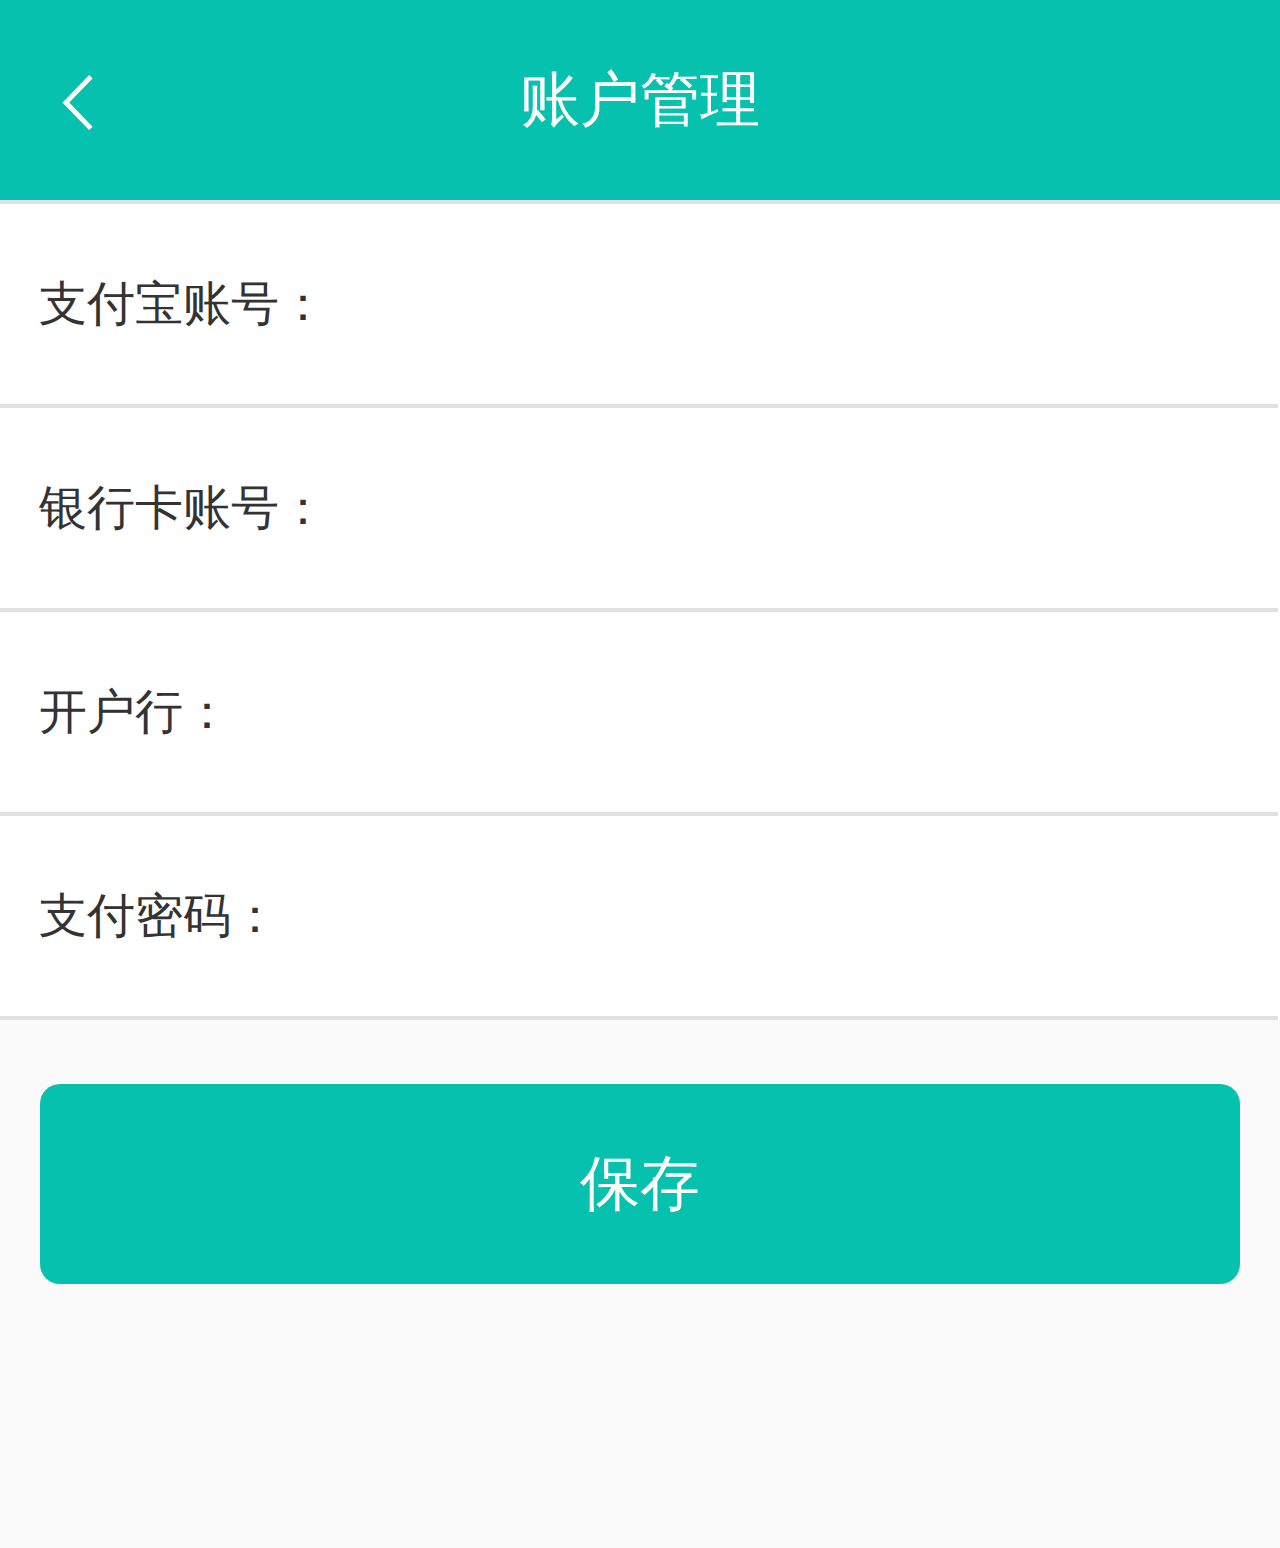
<file: app/account.html>
<!DOCTYPE html>
<html>
	<head>
		<meta charset="UTF-8">
		<title>account</title>
		<script src="js/viewport.js" type="text/javascript" charset="utf-8"></script>
		<link rel="stylesheet" href="css/reset.css" />
		<link rel="stylesheet" href="css/main.css" />
	</head>
	<body>
		<header>
			<a href="javascript:history.go(-1) " class="backBtn">
				<i class="icon-back"></i>
			</a>
			<div class="center_tit">账户管理</div>
		</header>
		<div id="container">
			<div class="apply">
				<ul>
					<li class="clearfix apply_li">
						<p>支付宝账号：</p>
						<input type="password" value="" />
					</li>
					<li class="clearfix apply_li">
						<p>银行卡账号：</p>
						<input type="password" value="" />
					</li>
					<li class="clearfix apply_li">
						<p>开户行：</p>
						<input type="password" value="" />
					</li>
					<li class="clearfix apply_li">
						<p>支付密码：</p>
						<input type="password" value="" />
					</li>
				</ul>
			</div>
			<a href="management.html" class="basic_btn">保存</a>
		</div>
	</body>
</html>
</file>
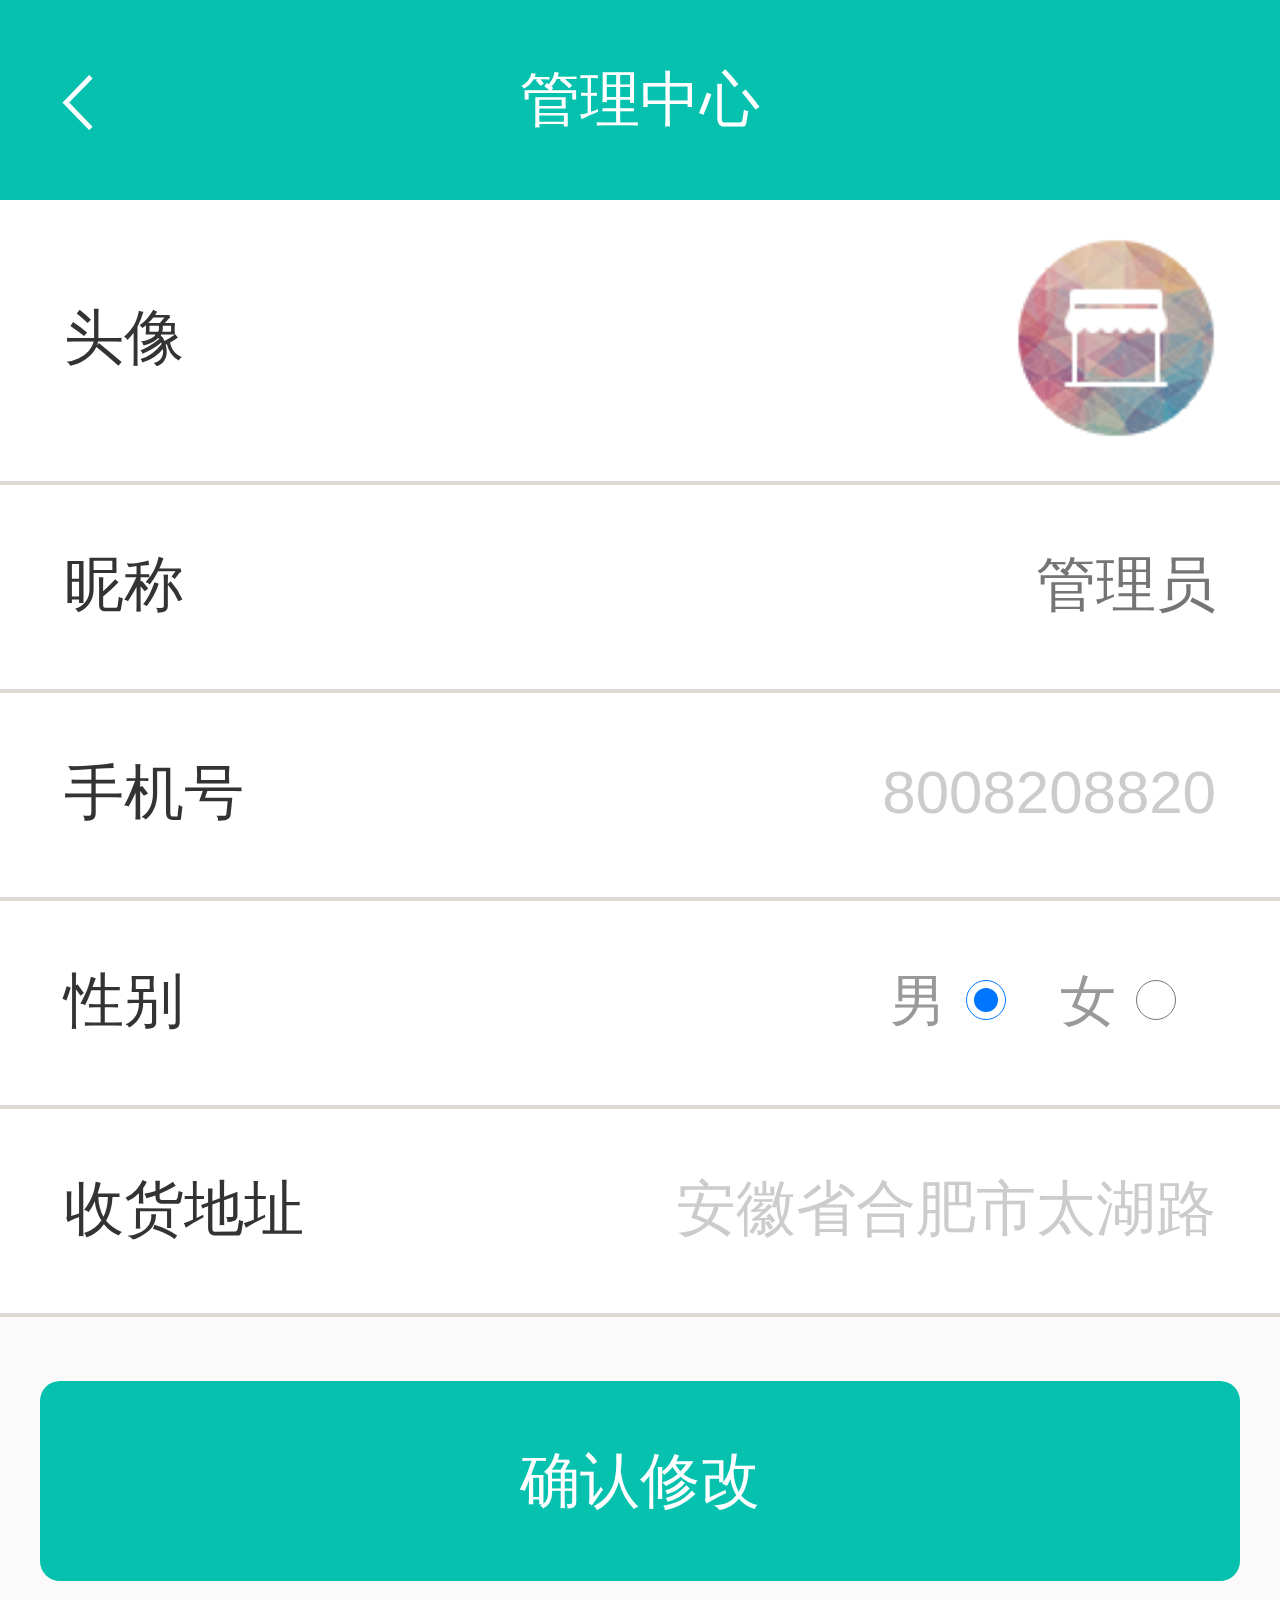
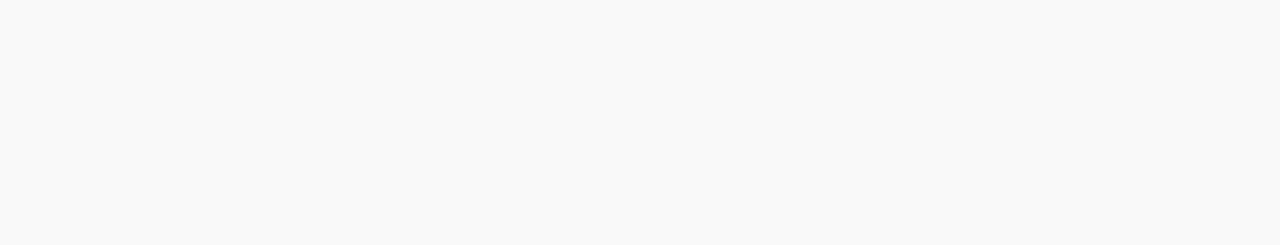
<file: app/basic_information.html>
<!DOCTYPE html>
<html>
	<head>
		<meta charset="UTF-8">
		<title>basic information</title>
		<script src="js/viewport.js" type="text/javascript" charset="utf-8"></script>
		<link rel="stylesheet" href="css/reset.css" />
		<link rel="stylesheet" href="css/main.css" />
	</head>
	<body>
		<header>
			<a href="javascript:history.go(-1) " class="backBtn">
				<i class="icon-back"></i>
			</a>
			<div class="center_tit">管理中心</div>
		</header>
		<div id="container">
			<div class="change_box">
				<ul>
					<li class="head_portrait">
						<a class="javascript:void(0);" class="clearfix">
							<p>头像</p>
							<img src="img/tou.png" />
						</a>
					</li>
					<li>
						<a class="javascript:void(0);" class="clearfix">
							<p>昵称</p>
							<input type="text" placeholder="管理员"></input>
						</a>
					</li>
					<li>
						<a class="javascript:void(0);" class="clearfix">
							<p>手机号</p>
							<input type="text" value="8008208820"></input>
						</a>
					</li>
					<li>
						<a class="javascript:void(0);" class="clearfix">
							<p>性别</p>
							<div class="laber_sex">
							<label for="man">男</label><input type="radio" name="sex" id="man" checked value="男"></input>
							<label for="woman">女</label><input type="radio" name="sex" id="woman" value="女"></input>
							</div>
						</a>
					</li>
					<li>
						<a class="javascript:void(0);" class="clearfix">
							<p>收货地址</p>
							<input type="text" value="安徽省合肥市太湖路"></input>
						</a>
					</li>
				</ul>
			</div>
			
			<a href="management.html" class="basic_btn">确认修改</a>
		</div>
	</body>
</html>
</file>
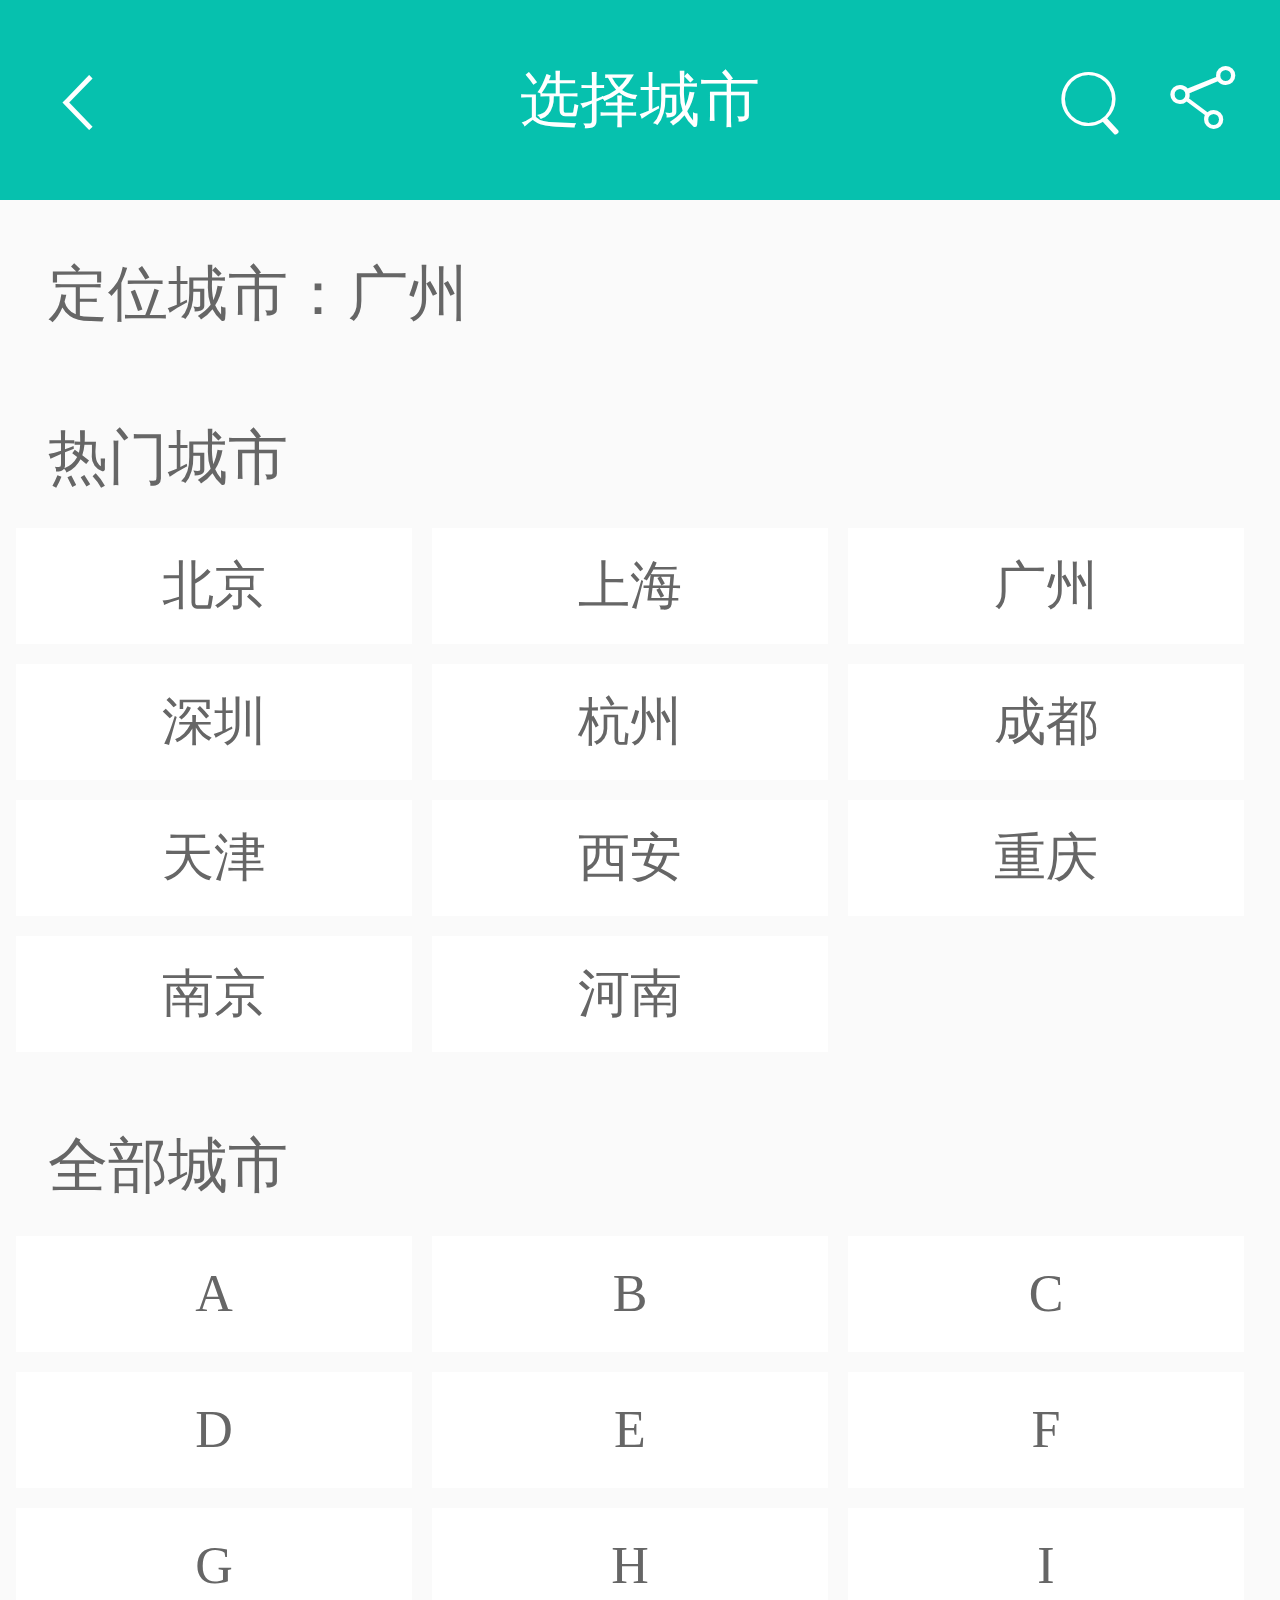
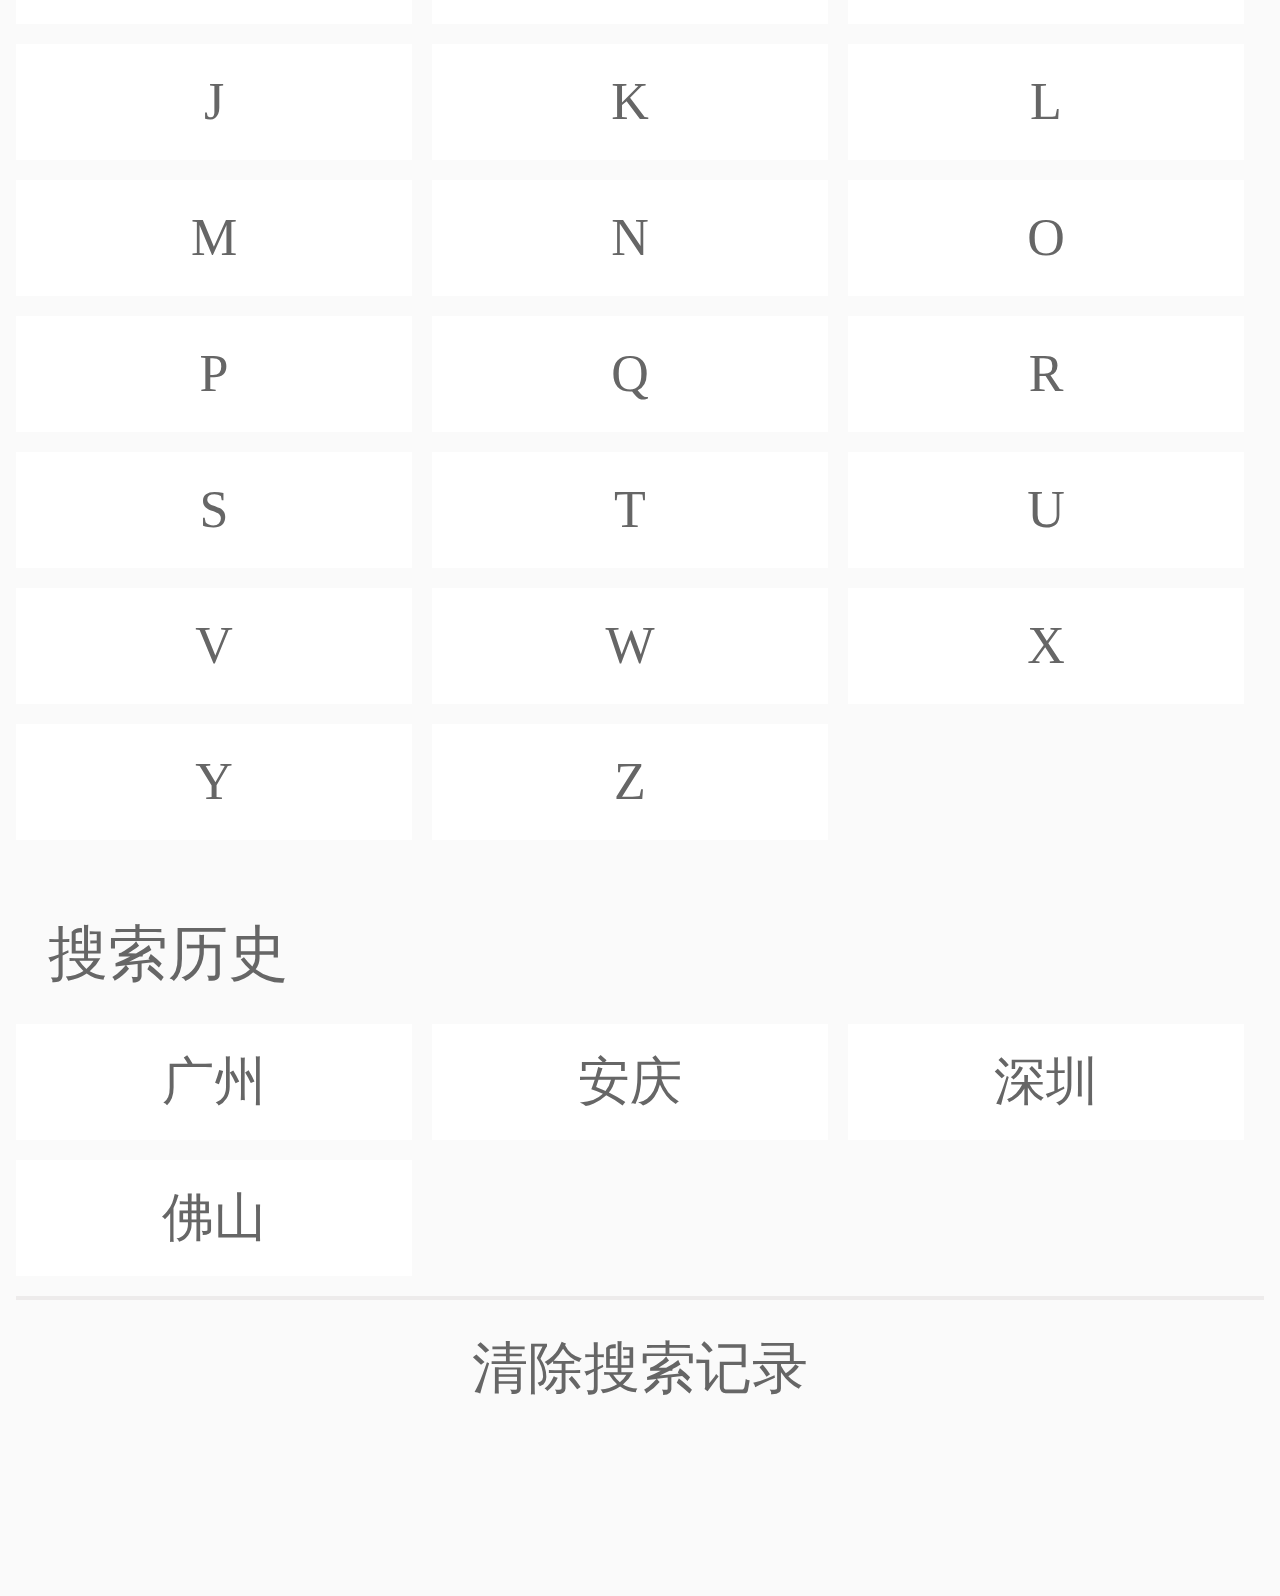
<file: app/city.html>
<!DOCTYPE html>
<html>
	<head>
		<meta charset="UTF-8">
		<title>city</title>
		<script src="js/viewport.js" type="text/javascript" charset="utf-8"></script>
		<link rel="stylesheet" href="css/reset.css" />
		<link rel="stylesheet" href="css/main.css" />
	</head>
	<body>
		<header>
			<a href="javascript:history.go(-1) " class="backBtn">
				<i class="icon-back"></i>
			</a>
			<div class="center_tit">选择城市</div>
			<a href="javascript:void(0);" class="setup">
				<i class="iconfont icon-fenxiang"></i>
			</a>
			<a href="javascript:void(0);" class="setup">
				<i class="iconfont icon-sousuo"></i>
			</a>
		</header>
		<div class="city_content">
			<section class="hot_search">
				<h3>定位城市：广州</h3>
			</section>
			<section class="hot_search">
				<h3>热门城市</h3>
				<ul class="sec_ul clearfix">
					<li><a href="index.html?北京">北京</a></li>
					<li><a href="index.html?上海">上海</a></li>
					<li><a href="index.html?广州">广州</a></li>
					<li><a href="index.html?深圳">深圳</a></li>
					<li><a href="index.html?杭州">杭州</a></li>
					<li><a href="index.html?成都">成都</a></li>
					<li><a href="index.html?天津">天津</a></li>
					<li><a href="index.html?西安">西安</a></li>
					<li><a href="index.html?重庆">重庆</a></li>
					<li><a href="index.html?南京">南京</a></li>
					<li><a href="index.html?河南">河南</a></li>
				</ul>
			</section>
			
			<section class="hot_search">
				<h3>全部城市</h3>
				<ul class="sec_ul clearfix">
					<li><a href="javascript:void(0);">A</a></li>
					<li><a href="javascript:void(0);">B</a></li>
					<li><a href="javascript:void(0);">C</a></li>
					<li><a href="javascript:void(0);">D</a></li>
					<li><a href="javascript:void(0);">E</a></li>
					<li><a href="javascript:void(0);">F</a></li>
					<li><a href="javascript:void(0);">G</a></li>
					<li><a href="javascript:void(0);">H</a></li>
					<li><a href="javascript:void(0);">I</a></li>
					<li><a href="javascript:void(0);">J</a></li>
					<li><a href="javascript:void(0);">K</a></li>
					<li><a href="javascript:void(0);">L</a></li>
					<li><a href="javascript:void(0);">M</a></li>
					<li><a href="javascript:void(0);">N</a></li>
					<li><a href="javascript:void(0);">O</a></li>
					<li><a href="javascript:void(0);">P</a></li>
					<li><a href="javascript:void(0);">Q</a></li>
					<li><a href="javascript:void(0);">R</a></li>
					<li><a href="javascript:void(0);">S</a></li>
					<li><a href="javascript:void(0);">T</a></li>
					<li><a href="javascript:void(0);">U</a></li>
					<li><a href="javascript:void(0);">V</a></li>
					<li><a href="javascript:void(0);">W</a></li>
					<li><a href="javascript:void(0);">X</a></li>
					<li><a href="javascript:void(0);">Y</a></li>
					<li><a href="javascript:void(0);">Z</a></li>
				</ul>
			</section>
			
			<section class="hot_search">
				<h3>搜索历史</h3>
				<ul class="sec_ul clearfix  history">
					<li><a href="index.html?广州">广州</a></li>
					<li><a href="index.html?安庆">安庆</a></li>
					<li><a href="index.html?深圳">深圳</a></li>
					<li><a href="index.html?佛山">佛山</a></li>
				</ul>
				<div class="clearhistory">清除搜索记录</div>
			</section>
			
		</div>
		
		<script src="js/city.js" type="text/javascript" charset="utf-8"></script>
	</body>
</html>
</file>
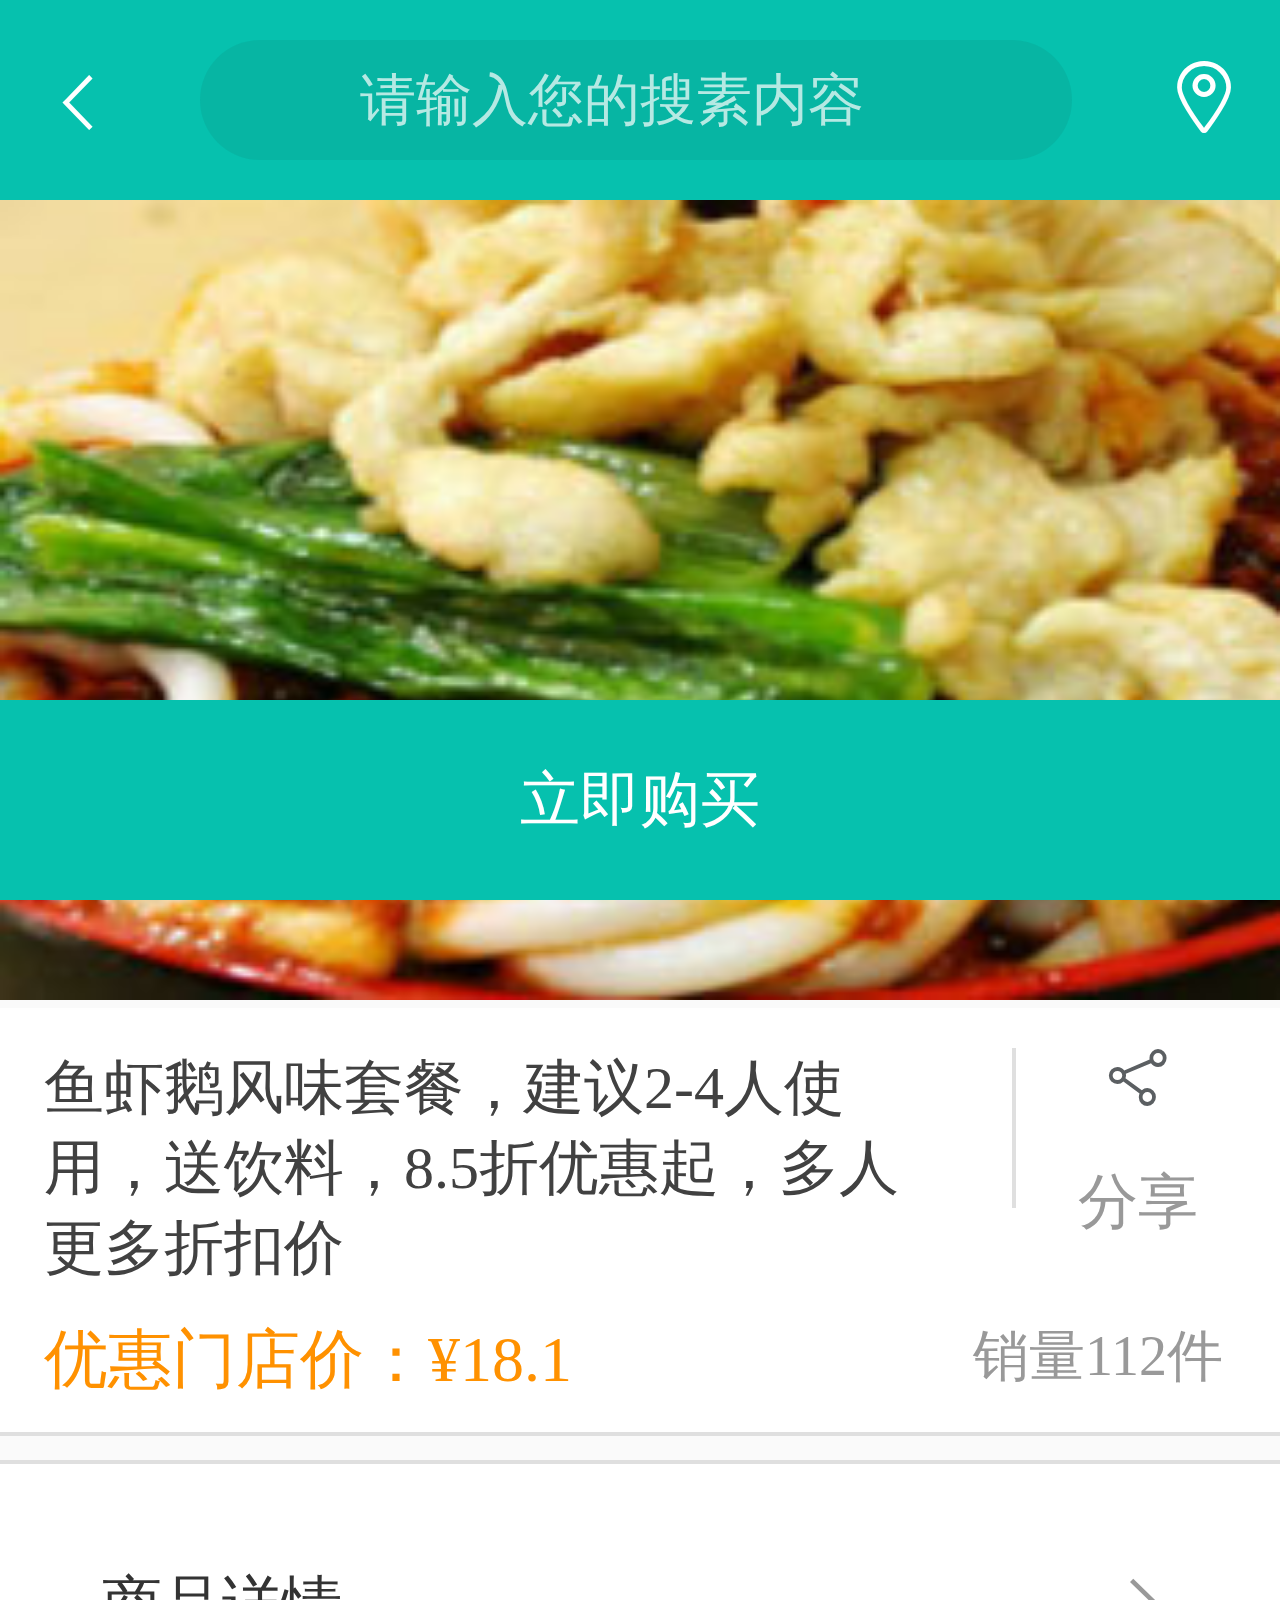
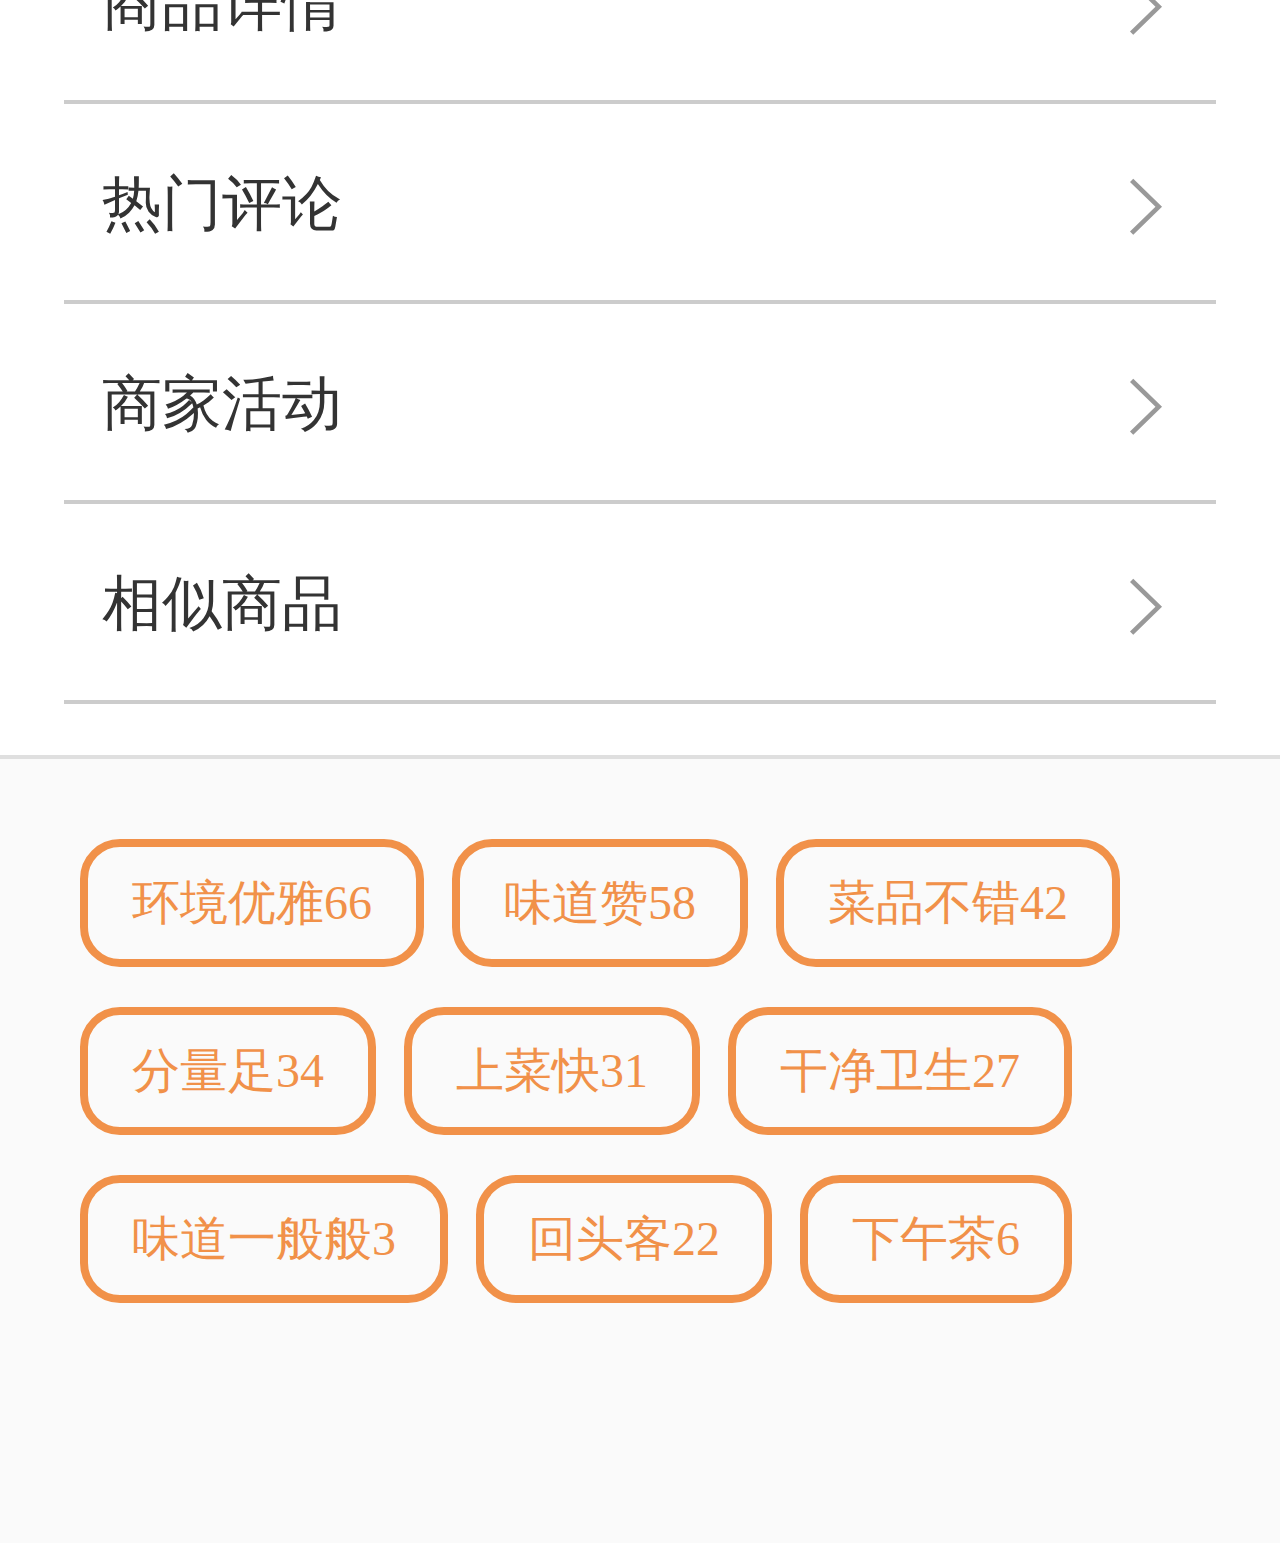
<file: app/detail.html>
<!DOCTYPE html>
<html>
	<head>
		<meta charset="UTF-8">
		<title>detail</title>
		<script src="js/viewport.js" type="text/javascript" charset="utf-8"></script>
		<link rel="stylesheet" href="css/reset.css" />
		<link rel="stylesheet" href="css/main.css" />
	</head>
	<body>
		<header>
			<a href="javascript:history.go(-1) " class="backBtn">
				<i class="icon-back"></i>
			</a>
			<div class="search_header collection_search">
				<a href="javascript:void(0);">
					<i class="icon-search"></i>
					<span>请输入您的搜素内容</span>
				</a>
			</div>
			<a href="javascript:void(0);" class="setup">
				<i class="iconfont icon-dizhi1"></i>
			</a>
		</header>
		<div id="container">
			<div class="detail_food">
				<div class="detail_food_img">
					<img id="hash_img" src="img/54b9cae9d6bc4.jpg" />
				</div>
				<div class="detail_food_info">
					<div class="detail_food_info_box1 clearfix">
						<div class="food_info_box1_left">
							鱼虾鹅风味套餐，建议2-4人使用，送饮料，8.5折优惠起，多人更多折扣价
						</div>
						<div class="food_info_box1_right">
							<i class="iconfont icon-fenxiang"></i>
							<p>分享</p>
						</div>
					</div>
					<div class="detail_food_info_box1">
						<div class="food_info_box2_left">
							优惠门店价：&yen;18.1
						</div>
						<div class="food_info_box2_right">
							销量112件
						</div>
					</div>
				</div>
			</div>
			
			<div class="foods_detail">
				<div class="cash_list">
				<ul>
					<li><a href="javascript:void(0)" class="clearfix cash_list_a">
						<p>商品详情</p>
						<i class="iconfont icon-jiantou1"></i>
					</a></li>
					
					<li><a href="javascript:void(0)" class="clearfix cash_list_a">
						<p>热门评论</p>
						<i class="iconfont icon-jiantou1"></i>
					</a></li>
					<li><a href="javascript:void(0)" class="clearfix cash_list_a">
						<p>商家活动</p>
						<i class="iconfont icon-jiantou1"></i>
					</a></li>
					<li><a href="javascript:void(0)" class="clearfix cash_list_a">
						<p>相似商品</p>
						<i class="iconfont icon-jiantou1"></i>
					</a></li>
				</ul>
			</div>
		</div>
		
		<ul class="foods_laber clearfix">
			<li>环境优雅66</li>
			<li>味道赞58</li>
			<li>菜品不错42</li>
			<li>分量足34</li>
			<li>上菜快31</li>
			<li>干净卫生27</li>
			<li>味道一般般3</li>
			<li>回头客22</li>
			<li>下午茶6</li>

		</ul>
			
		</div>
		
		<footer class="detail_footer">
			<a href="javascript:void(0)">立即购买</a>
		</footer>
		<script src="js/detail.js" type="text/javascript" charset="utf-8"></script>
	</body>
</html>
</file>
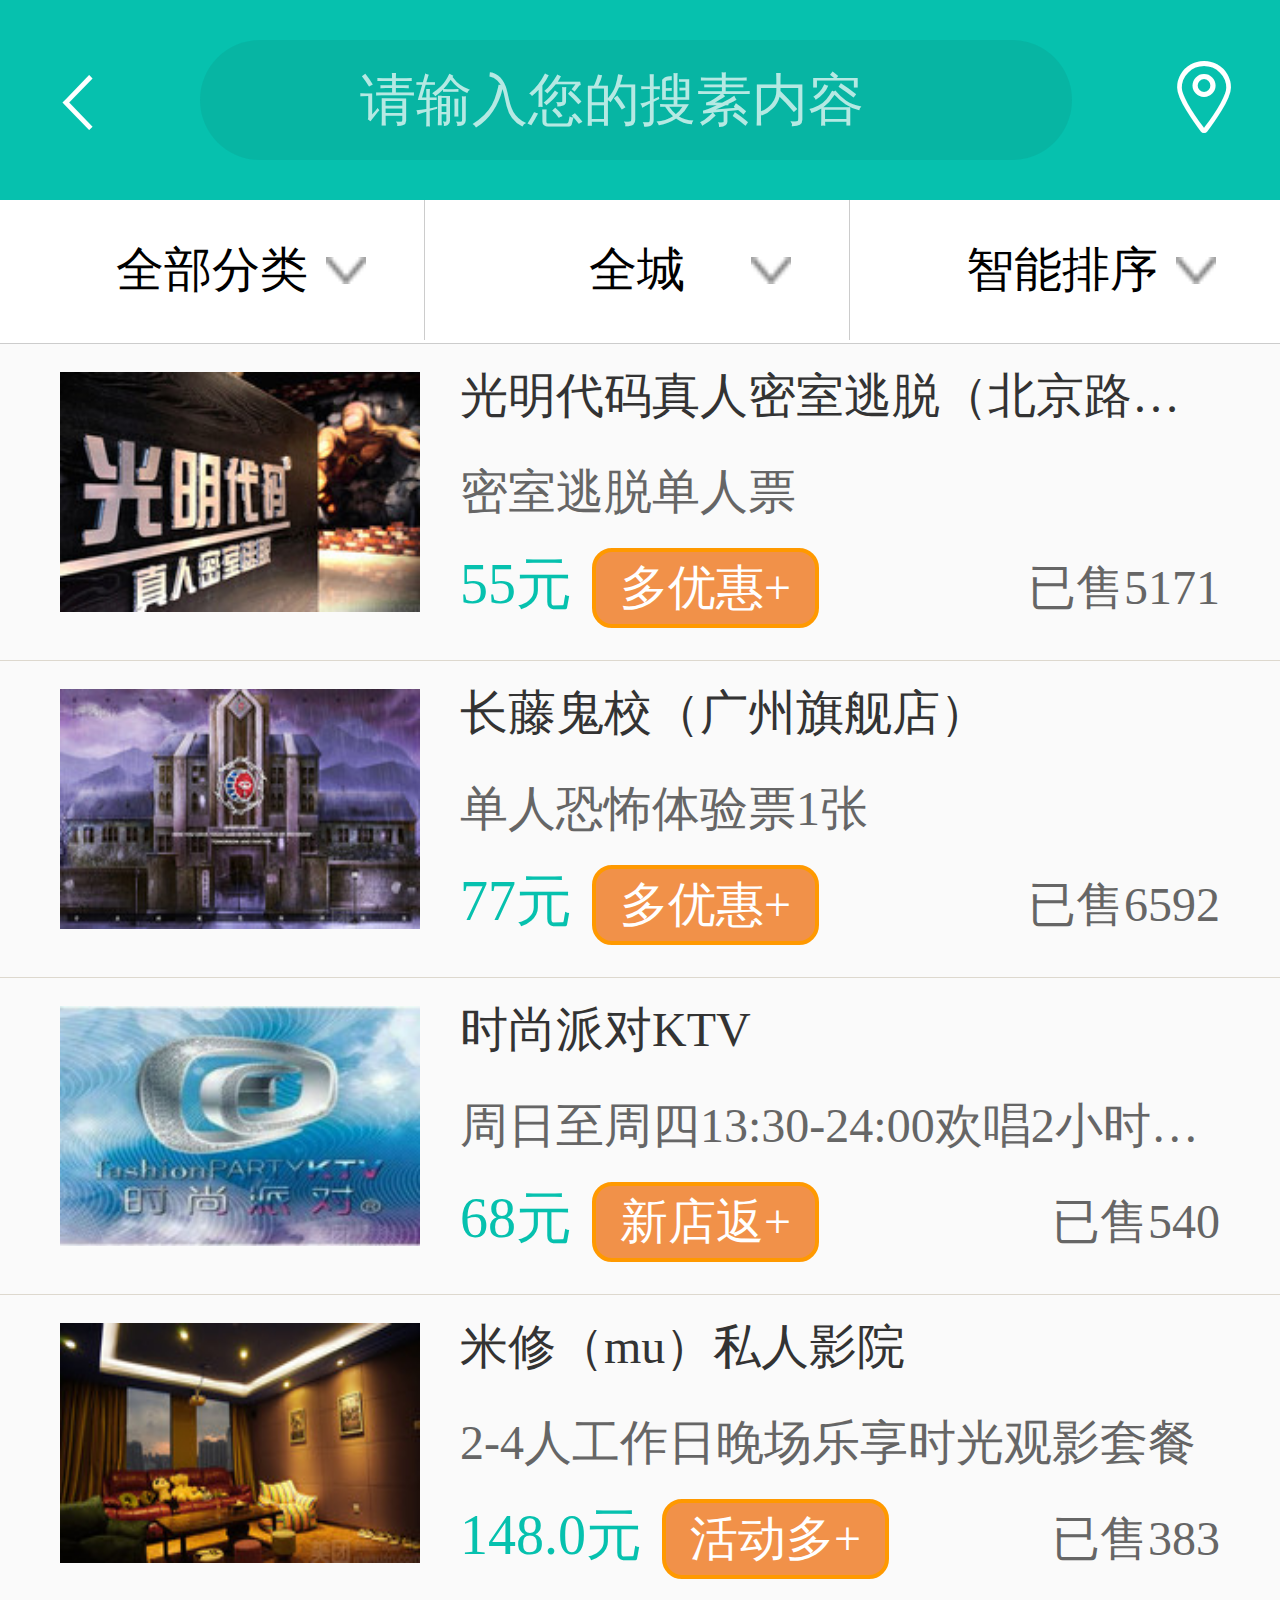
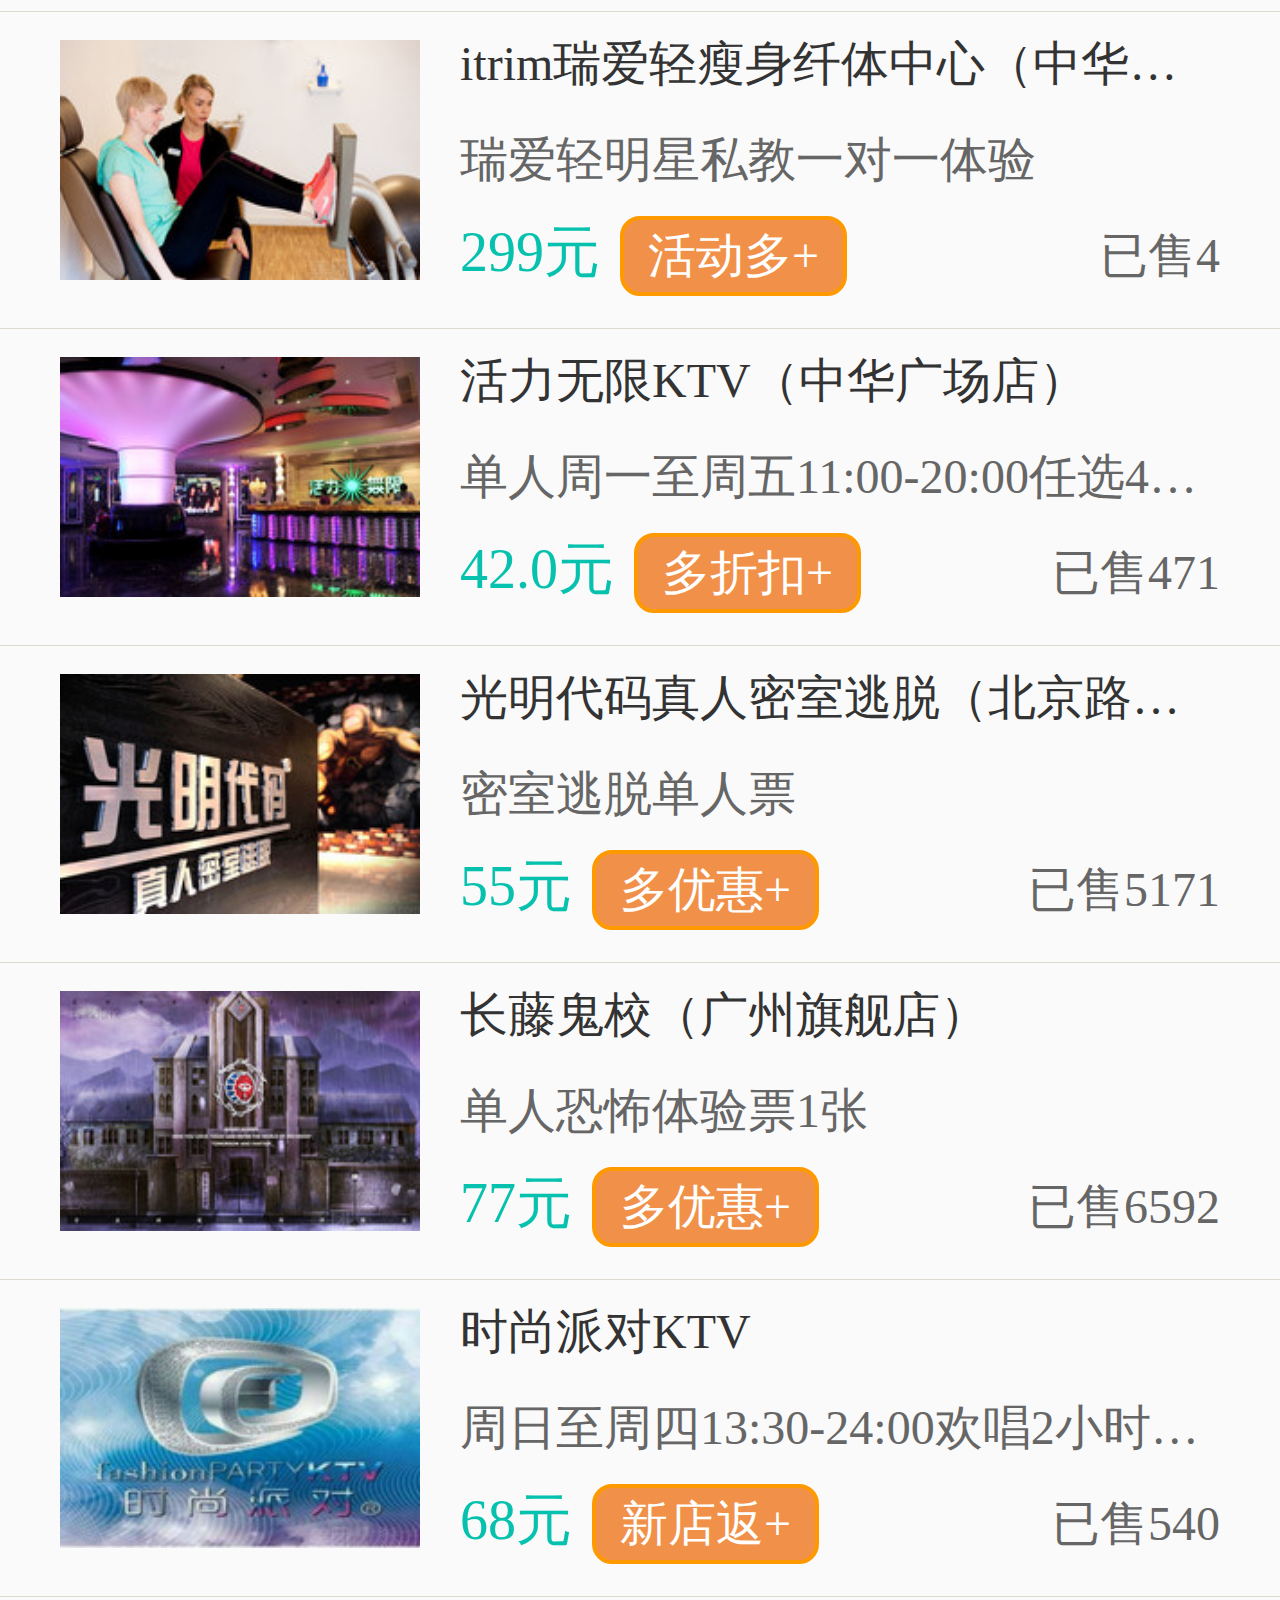
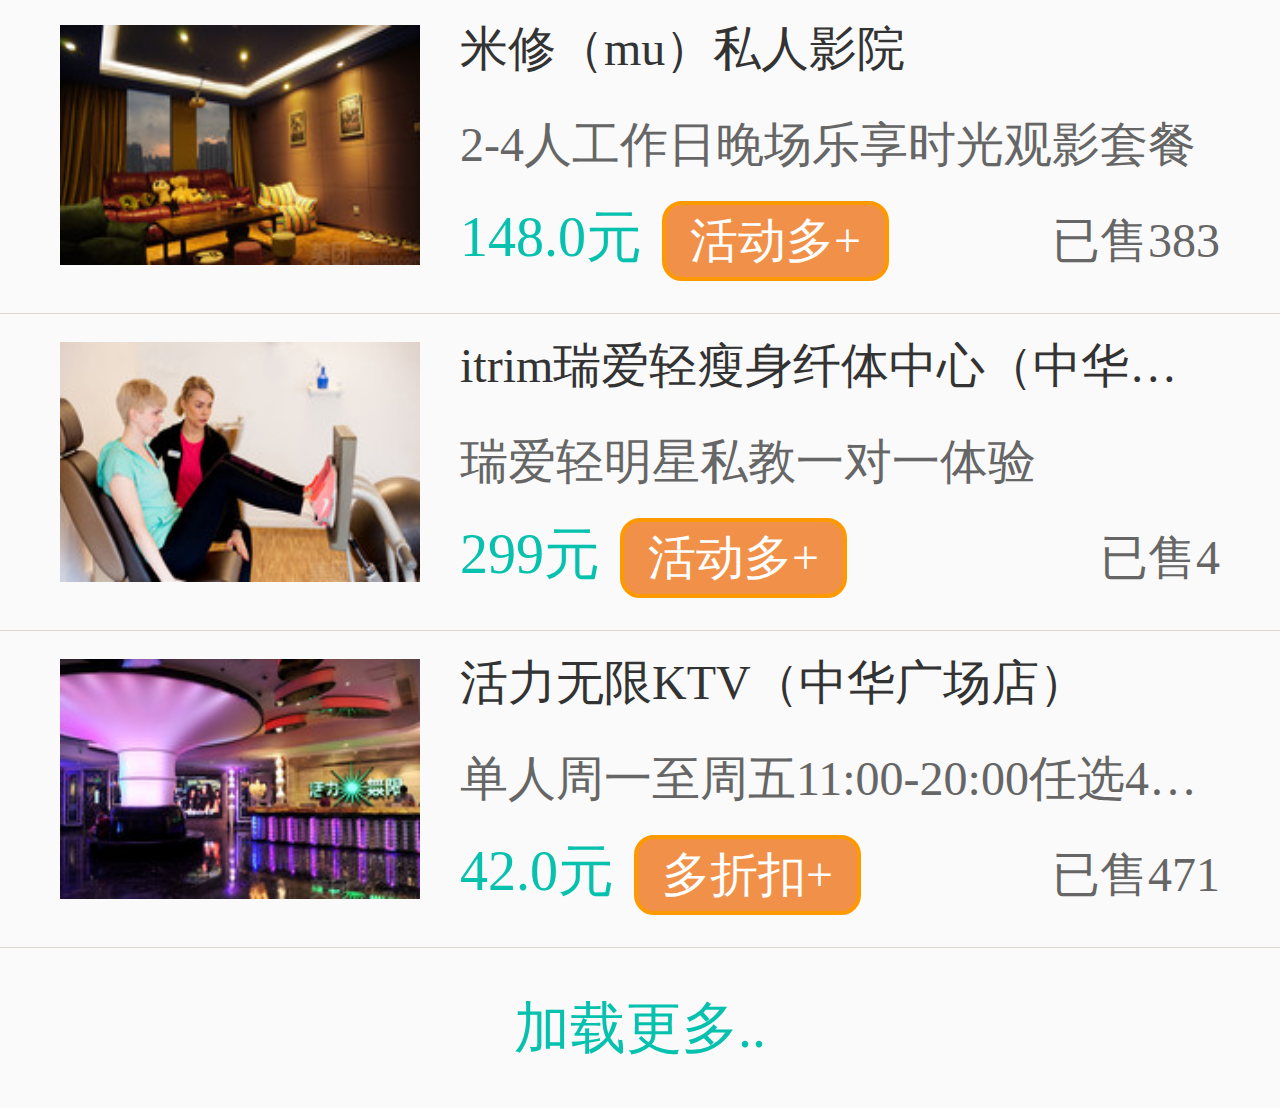
<file: app/entertainment.html>
<!DOCTYPE html>
<html>
	<head>
		<meta charset="UTF-8">
		<title>entertaiment</title>
		<script src="js/viewport.js" type="text/javascript" charset="utf-8"></script>
		<link rel="stylesheet" href="css/reset.css" />
		<link rel="stylesheet" href="css/main.css" />
	</head>
	<body>
		<header>
			<a href="javascript:history.go(-1) " class="backBtn">
				<i class="icon-back"></i>
			</a>
			<div class="search_header collection_search">
				<a href="javascript:void(0);">
					<i class="icon-search"></i>
					<span>请输入您的搜素内容</span>
				</a>
			</div>
			<a href="javascript:void(0);" class="setup">
				<i class="iconfont icon-dizhi1"></i>
			</a>
		</header>
		<div class="screening">
			<ul>
				<li class="brand">全部分类</li>
				<li class="regional">全城</li>
				<li class="sort">智能排序</li>
			</ul>
		</div>
		<div class="collection_content" style="padding-bottom: 0;">
			<ul class="collection_content_ul">
				<li><a href="detail.html">
					<div class="coll_li_list clearfix">
						<img src="img/mm1.jpg" />
						<div class="coll_list_info">
							<p class="coll_li_name overell">光明代码真人密室逃脱（北京路总店）</p>
							<p class="coll_li_place overell">密室逃脱单人票</p>
							<div class="coll_li_price clearfix">
								<span class="price_color">55元</span>
								<span class="coll_tag">多优惠+</span>
								<span class="coll_right">已售5171</span>
							</div>
						</div>
					</div>
				</a></li>
				<li><a href="detail.html">
					<div class="coll_li_list clearfix">
						<img src="img/mm2.jpg" />
						<div class="coll_list_info">
							<p class="coll_li_name overell">长藤鬼校（广州旗舰店）</p>
							<p class="coll_li_place overell">单人恐怖体验票1张</p>
							<div class="coll_li_price clearfix">
								<span class="price_color">77元</span>
								<span class="coll_tag">多优惠+</span>
								<span class="coll_right">已售6592</span>
							</div>
						</div>
					</div>
				</a></li>
				<li><a href="detail.html">
					<div class="coll_li_list clearfix">
						<img src="img/mm3.jpg" />
						<div class="coll_list_info">
							<p class="coll_li_name overell">时尚派对KTV</p>
							<p class="coll_li_place overell">周日至周四13:30-24:00欢唱2小时＋哈啤套餐</p>
							<div class="coll_li_price clearfix">
								<span class="price_color">68元</span>
								<span class="coll_tag">新店返+</span>
								<span class="coll_right">已售540</span>
							</div>
						</div>
					</div>
				</a></li>
				<li><a href="detail.html">
					<div class="coll_li_list clearfix">
						<img src="img/mm4.jpg" />
						<div class="coll_list_info">
							<p class="coll_li_name overell">米修（mu）私人影院</p>
							<p class="coll_li_place overell">2-4人工作日晚场乐享时光观影套餐</p>
							<div class="coll_li_price clearfix">
								<span class="price_color">148.0元</span>
								<span class="coll_tag">活动多+</span>
								<span class="coll_right">已售383</span>
							</div>
						</div>
					</div>
				</a></li>
				<li><a href="detail.html">
					<div class="coll_li_list clearfix">
						<img src="img/mm5.jpg" />
						<div class="coll_list_info">
							<p class="coll_li_name overell">itrim瑞爱轻瘦身纤体中心（中华广场中心）</p>
							<p class="coll_li_place overell">瑞爱轻明星私教一对一体验</p>
							<div class="coll_li_price clearfix">
								<span class="price_color">299元</span>
								<span class="coll_tag">活动多+</span>
								<span class="coll_right">已售4</span>
							</div>
						</div>
					</div>
				</a></li>
				<li><a href="detail.html">
					<div class="coll_li_list clearfix">
						<img src="img/mm6.jpg" />
						<div class="coll_list_info">
							<p class="coll_li_name overell">活力无限KTV（中华广场店）</p>
							<p class="coll_li_place overell">单人周一至周五11:00-20:00任选4小时欢唱+下午茶</p>
							<div class="coll_li_price clearfix">
								<span class="price_color">42.0元</span>
								<span class="coll_tag">多折扣+</span>
								<span class="coll_right">已售471</span>
							</div>
						</div>
					</div>
				</a></li>
				<li><a href="detail.html">
					<div class="coll_li_list clearfix">
						<img src="img/mm1.jpg" />
						<div class="coll_list_info">
							<p class="coll_li_name overell">光明代码真人密室逃脱（北京路总店）</p>
							<p class="coll_li_place overell">密室逃脱单人票</p>
							<div class="coll_li_price clearfix">
								<span class="price_color">55元</span>
								<span class="coll_tag">多优惠+</span>
								<span class="coll_right">已售5171</span>
							</div>
						</div>
					</div>
				</a></li>
				<li><a href="detail.html">
					<div class="coll_li_list clearfix">
						<img src="img/mm2.jpg" />
						<div class="coll_list_info">
							<p class="coll_li_name overell">长藤鬼校（广州旗舰店）</p>
							<p class="coll_li_place overell">单人恐怖体验票1张</p>
							<div class="coll_li_price clearfix">
								<span class="price_color">77元</span>
								<span class="coll_tag">多优惠+</span>
								<span class="coll_right">已售6592</span>
							</div>
						</div>
					</div>
				</a></li>
				<li><a href="detail.html">
					<div class="coll_li_list clearfix">
						<img src="img/mm3.jpg" />
						<div class="coll_list_info">
							<p class="coll_li_name overell">时尚派对KTV</p>
							<p class="coll_li_place overell">周日至周四13:30-24:00欢唱2小时＋哈啤套餐</p>
							<div class="coll_li_price clearfix">
								<span class="price_color">68元</span>
								<span class="coll_tag">新店返+</span>
								<span class="coll_right">已售540</span>
							</div>
						</div>
					</div>
				</a></li>
				<li><a href="detail.html">
					<div class="coll_li_list clearfix">
						<img src="img/mm4.jpg" />
						<div class="coll_list_info">
							<p class="coll_li_name overell">米修（mu）私人影院</p>
							<p class="coll_li_place overell">2-4人工作日晚场乐享时光观影套餐</p>
							<div class="coll_li_price clearfix">
								<span class="price_color">148.0元</span>
								<span class="coll_tag">活动多+</span>
								<span class="coll_right">已售383</span>
							</div>
						</div>
					</div>
				</a></li>
				<li><a href="detail.html">
					<div class="coll_li_list clearfix">
						<img src="img/mm5.jpg" />
						<div class="coll_list_info">
							<p class="coll_li_name overell">itrim瑞爱轻瘦身纤体中心（中华广场中心）</p>
							<p class="coll_li_place overell">瑞爱轻明星私教一对一体验</p>
							<div class="coll_li_price clearfix">
								<span class="price_color">299元</span>
								<span class="coll_tag">活动多+</span>
								<span class="coll_right">已售4</span>
							</div>
						</div>
					</div>
				</a></li>
				<li><a href="detail.html">
					<div class="coll_li_list clearfix">
						<img src="img/mm6.jpg" />
						<div class="coll_list_info">
							<p class="coll_li_name overell">活力无限KTV（中华广场店）</p>
							<p class="coll_li_place overell">单人周一至周五11:00-20:00任选4小时欢唱+下午茶</p>
							<div class="coll_li_price clearfix">
								<span class="price_color">42.0元</span>
								<span class="coll_tag">多折扣+</span>
								<span class="coll_right">已售471</span>
							</div>
						</div>
					</div>
				</a></li>
				
			</ul>
			<div class="coll_more">
				加载更多..
			</div>
		</div>
		<script src="js/todetailimg.js" type="text/javascript" charset="utf-8"></script>
	</body>
</html>
</file>
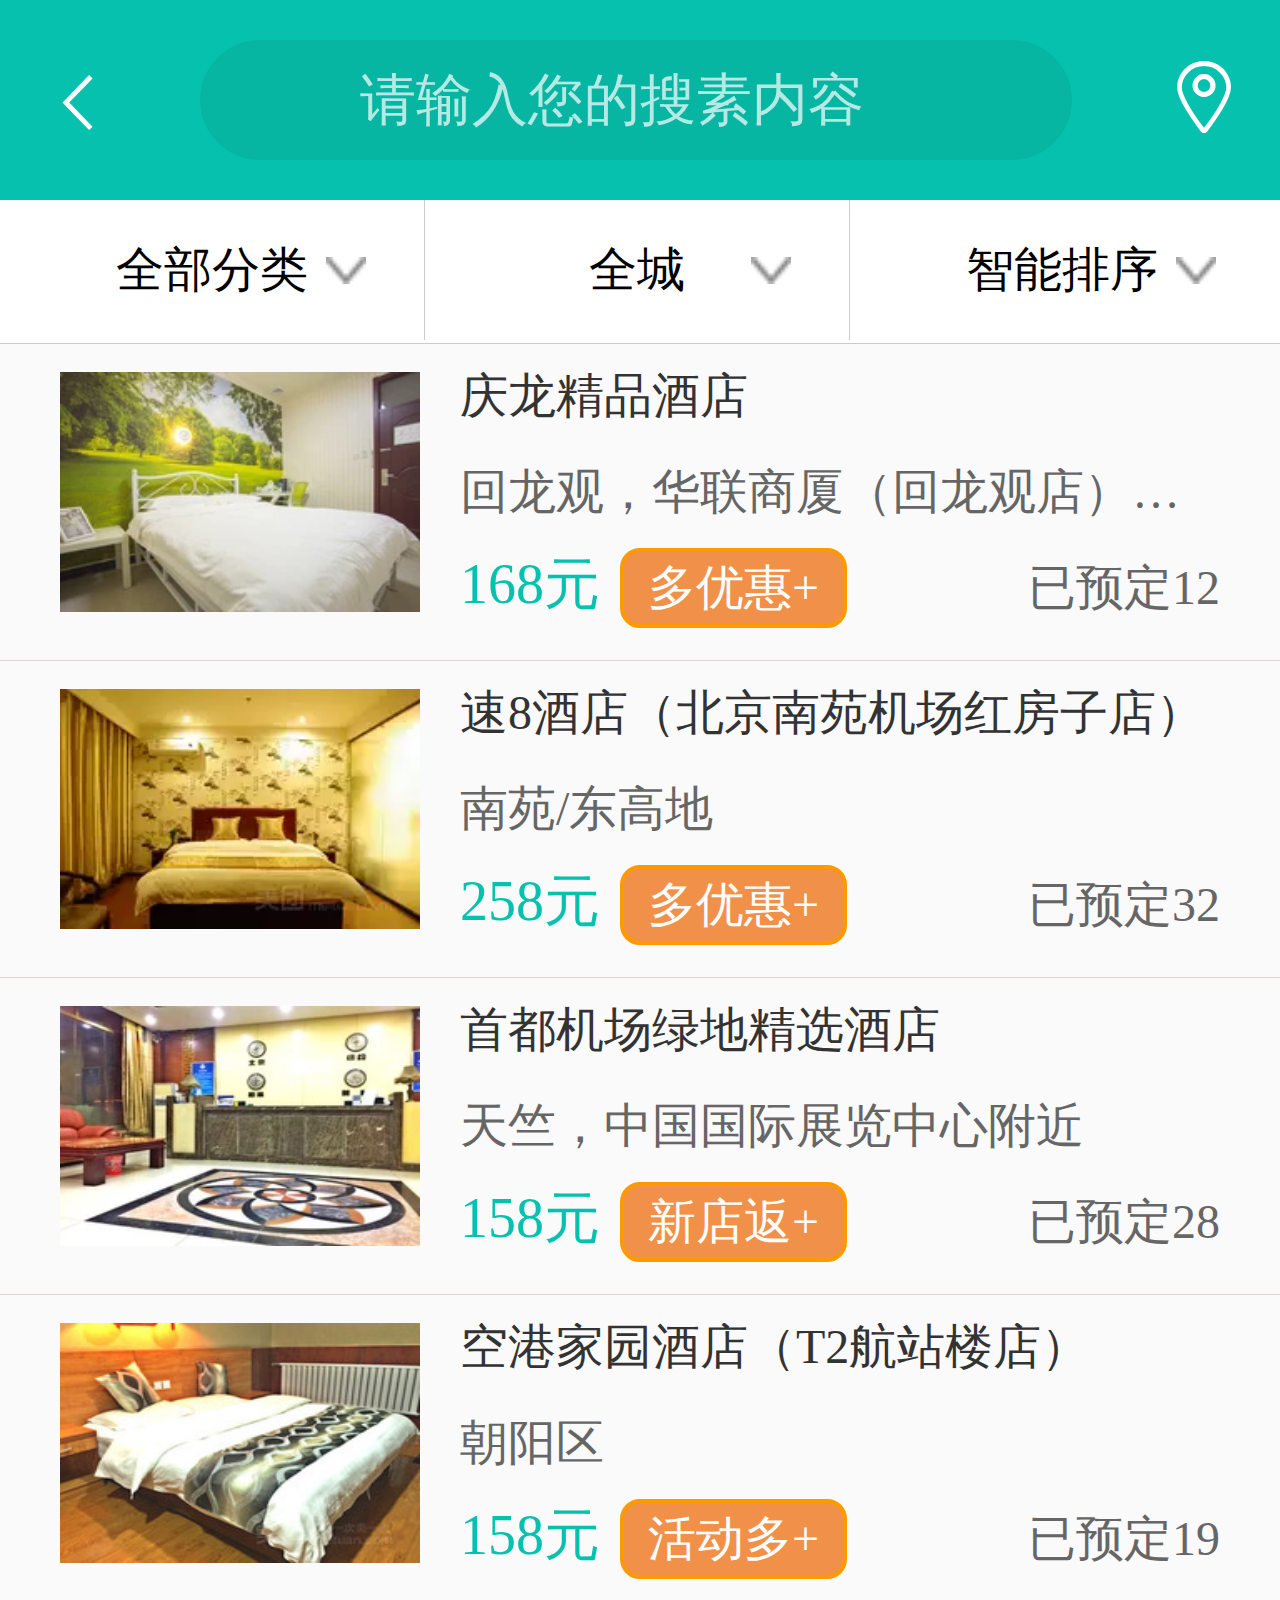
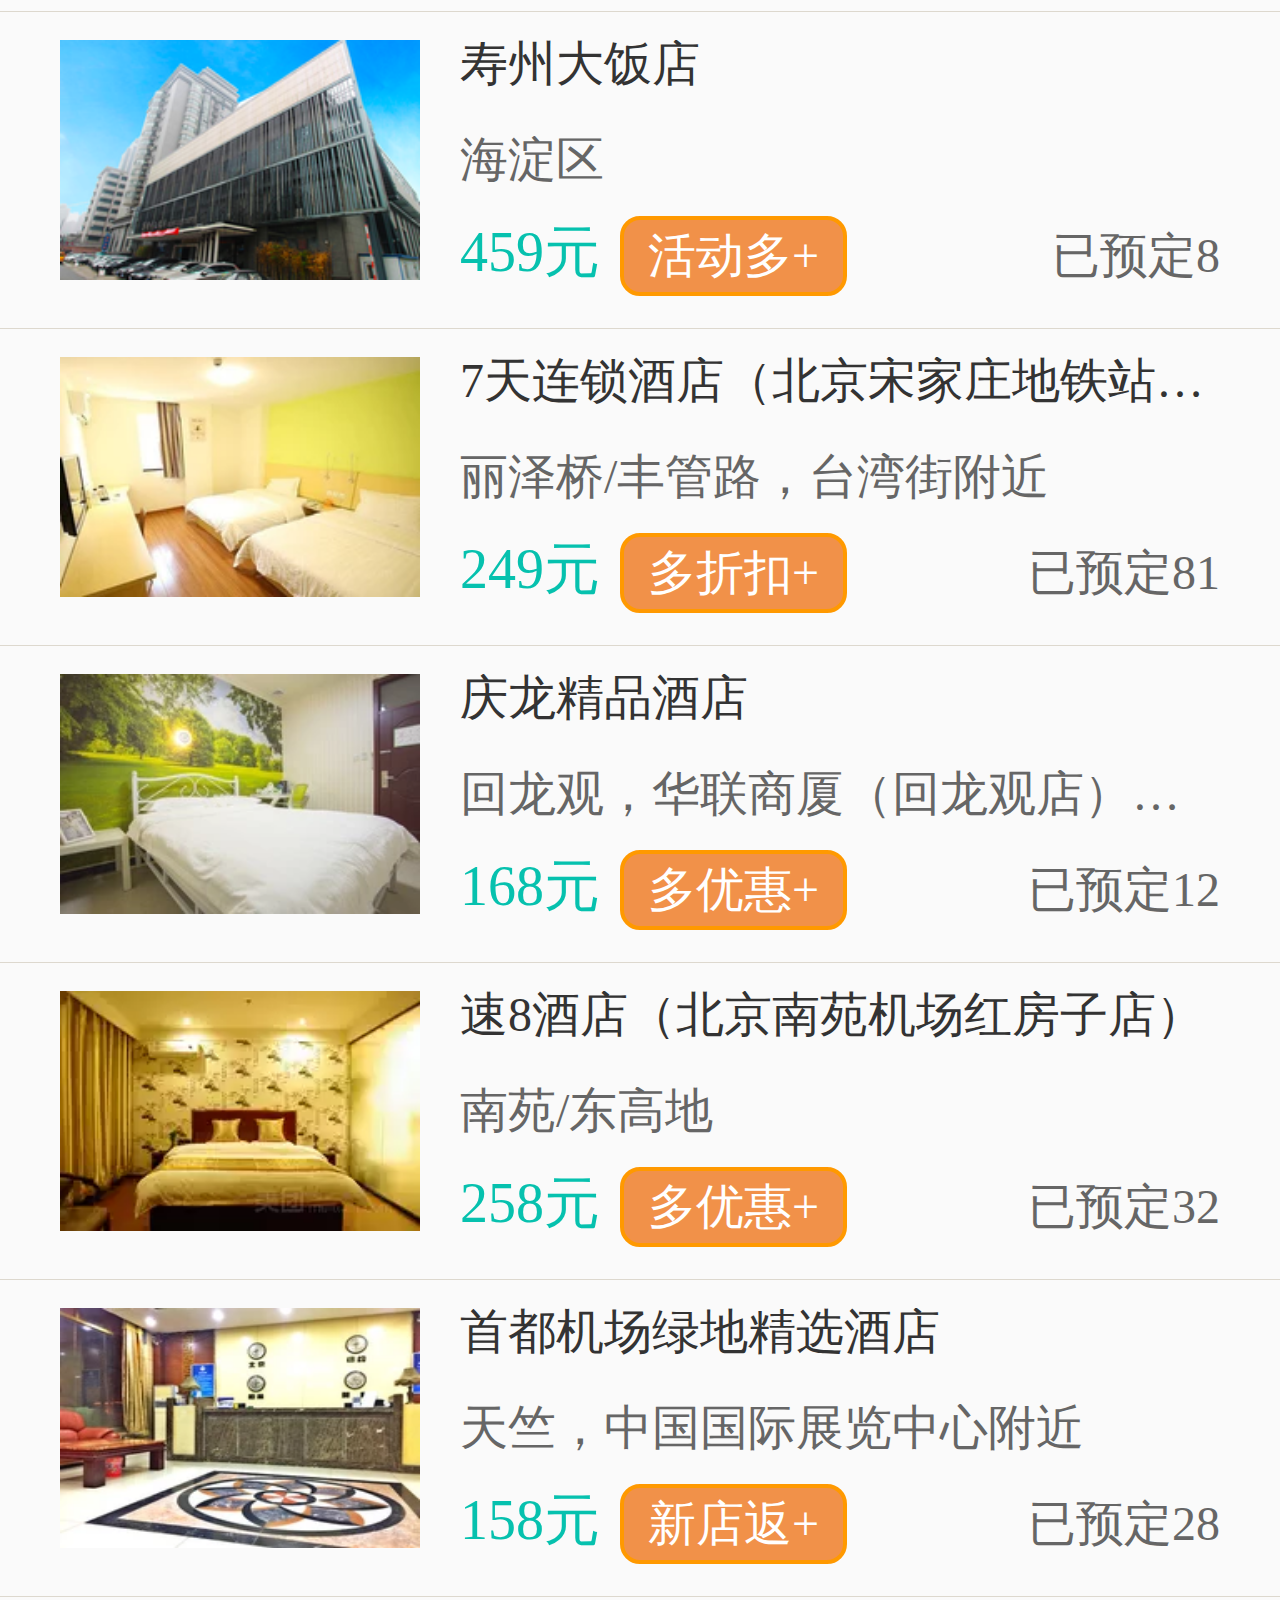
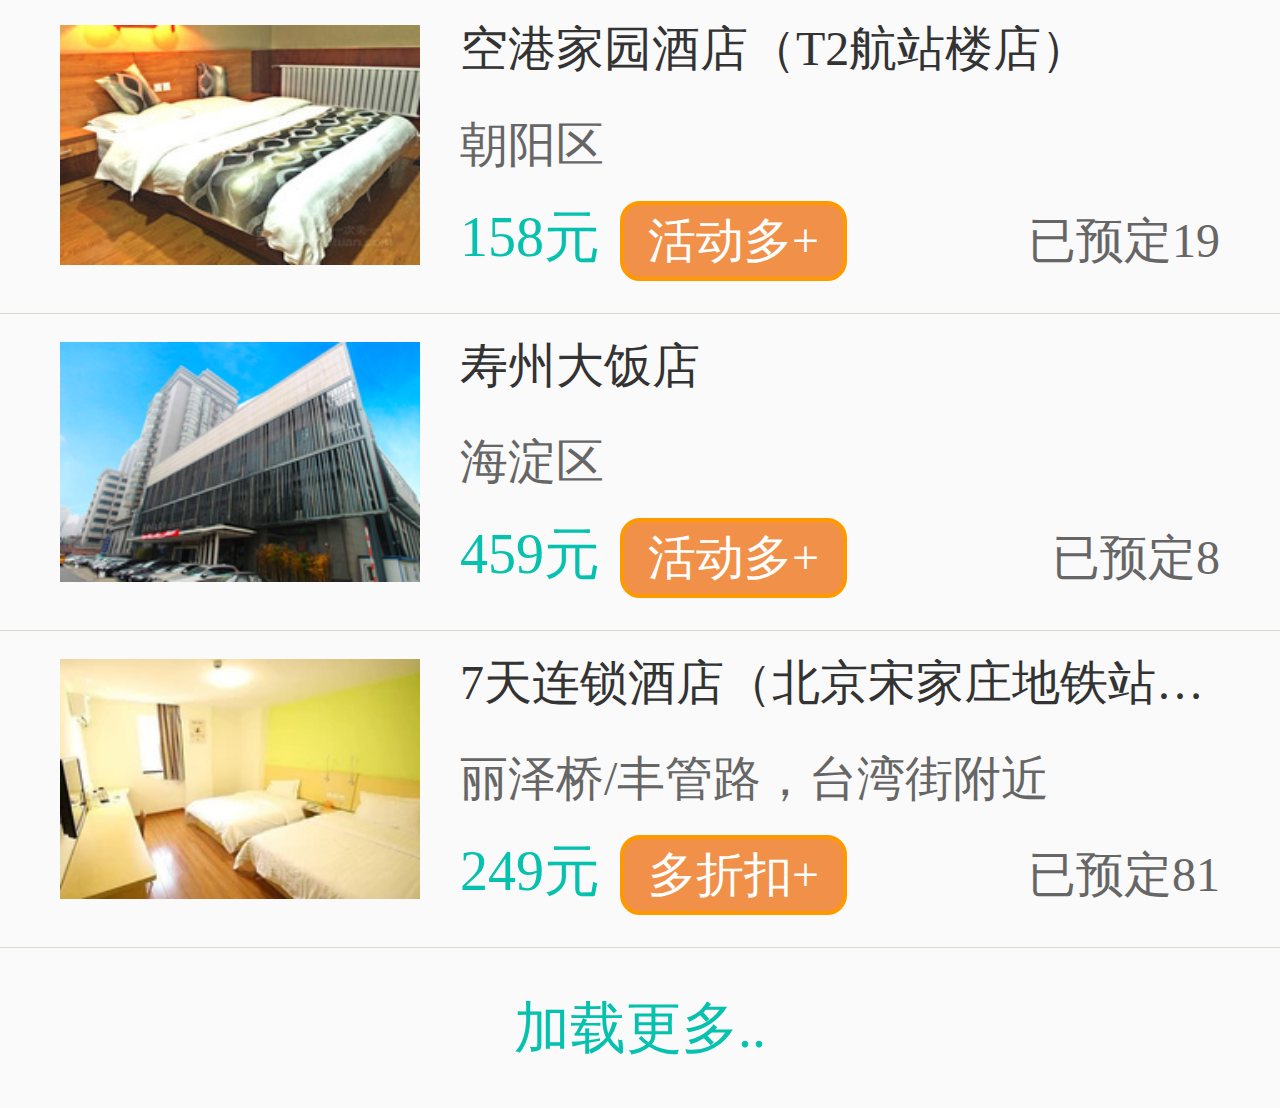
<file: app/hotal.html>
<!DOCTYPE html>
<html>
	<head>
		<meta charset="UTF-8">
		<title>hotal</title>
		<script src="js/viewport.js" type="text/javascript" charset="utf-8"></script>
		<link rel="stylesheet" href="css/reset.css" />
		<link rel="stylesheet" href="css/main.css" />
	</head>
	<body>
		<header>
			<a href="javascript:history.go(-1) " class="backBtn">
				<i class="icon-back"></i>
			</a>
			<div class="search_header collection_search">
				<a href="javascript:void(0);">
					<i class="icon-search"></i>
					<span>请输入您的搜素内容</span>
				</a>
			</div>
			<a href="javascript:void(0);" class="setup">
				<i class="iconfont icon-dizhi1"></i>
			</a>
		</header>
		<div class="screening">
			<ul>
				<li class="brand">全部分类</li>
				<li class="regional">全城</li>
				<li class="sort">智能排序</li>
			</ul>
		</div>
		<div class="collection_content" style="padding-bottom: 0;">
			<ul class="collection_content_ul">
				<li><a href="detail.html">
					<div class="coll_li_list clearfix">
						<img src="img/hotal1.jpg" />
						<div class="coll_list_info">
							<p class="coll_li_name overell">庆龙精品酒店</p>
							<p class="coll_li_place overell">回龙观，华联商厦（回龙观店）附近</p>
							<div class="coll_li_price clearfix">
								<span class="price_color">168元</span>
								<span class="coll_tag">多优惠+</span>
								<span class="coll_right">已预定12</span>
							</div>
						</div>
					</div>
				</a></li>
				<li><a href="detail.html">
					<div class="coll_li_list clearfix">
						<img src="img/hotal2.jpg" />
						<div class="coll_list_info">
							<p class="coll_li_name overell">速8酒店（北京南苑机场红房子店）</p>
							<p class="coll_li_place overell">南苑/东高地</p>
							<div class="coll_li_price clearfix">
								<span class="price_color">258元</span>
								<span class="coll_tag">多优惠+</span>
								<span class="coll_right">已预定32</span>
							</div>
						</div>
					</div>
				</a></li>
				<li><a href="detail.html">
					<div class="coll_li_list clearfix">
						<img src="img/hotal3.jpg" />
						<div class="coll_list_info">
							<p class="coll_li_name overell">首都机场绿地精选酒店</p>
							<p class="coll_li_place overell">天竺，中国国际展览中心附近</p>
							<div class="coll_li_price clearfix">
								<span class="price_color">158元</span>
								<span class="coll_tag">新店返+</span>
								<span class="coll_right">已预定28</span>
							</div>
						</div>
					</div>
				</a></li>
				<li><a href="detail.html">
					<div class="coll_li_list clearfix">
						<img src="img/hotal4.jpg" />
						<div class="coll_list_info">
							<p class="coll_li_name overell">空港家园酒店（T2航站楼店）</p>
							<p class="coll_li_place overell">朝阳区</p>
							<div class="coll_li_price clearfix">
								<span class="price_color">158元</span>
								<span class="coll_tag">活动多+</span>
								<span class="coll_right">已预定19</span>
							</div>
						</div>
					</div>
				</a></li>
				<li><a href="detail.html">
					<div class="coll_li_list clearfix">
						<img src="img/hotal5.png" />
						<div class="coll_list_info">
							<p class="coll_li_name overell">寿州大饭店</p>
							<p class="coll_li_place overell">海淀区</p>
							<div class="coll_li_price clearfix">
								<span class="price_color">459元</span>
								<span class="coll_tag">活动多+</span>
								<span class="coll_right">已预定8</span>
							</div>
						</div>
					</div>
				</a></li>
				<li><a href="detail.html">
					<div class="coll_li_list clearfix">
						<img src="img/hotal6.jpg" />
						<div class="coll_list_info">
							<p class="coll_li_name overell">7天连锁酒店（北京宋家庄地铁站店）</p>
							<p class="coll_li_place overell">丽泽桥/丰管路，台湾街附近</p>
							<div class="coll_li_price clearfix">
								<span class="price_color">249元</span>
								<span class="coll_tag">多折扣+</span>
								<span class="coll_right">已预定81</span>
							</div>
						</div>
					</div>
				</a></li>
				<li><a href="detail.html">
					<div class="coll_li_list clearfix">
						<img src="img/hotal1.jpg" />
						<div class="coll_list_info">
							<p class="coll_li_name overell">庆龙精品酒店</p>
							<p class="coll_li_place overell">回龙观，华联商厦（回龙观店）附近</p>
							<div class="coll_li_price clearfix">
								<span class="price_color">168元</span>
								<span class="coll_tag">多优惠+</span>
								<span class="coll_right">已预定12</span>
							</div>
						</div>
					</div>
				</a></li>
				<li><a href="detail.html">
					<div class="coll_li_list clearfix">
						<img src="img/hotal2.jpg" />
						<div class="coll_list_info">
							<p class="coll_li_name overell">速8酒店（北京南苑机场红房子店）</p>
							<p class="coll_li_place overell">南苑/东高地</p>
							<div class="coll_li_price clearfix">
								<span class="price_color">258元</span>
								<span class="coll_tag">多优惠+</span>
								<span class="coll_right">已预定32</span>
							</div>
						</div>
					</div>
				</a></li>
				<li><a href="detail.html">
					<div class="coll_li_list clearfix">
						<img src="img/hotal3.jpg" />
						<div class="coll_list_info">
							<p class="coll_li_name overell">首都机场绿地精选酒店</p>
							<p class="coll_li_place overell">天竺，中国国际展览中心附近</p>
							<div class="coll_li_price clearfix">
								<span class="price_color">158元</span>
								<span class="coll_tag">新店返+</span>
								<span class="coll_right">已预定28</span>
							</div>
						</div>
					</div>
				</a></li>
				<li><a href="detail.html">
					<div class="coll_li_list clearfix">
						<img src="img/hotal4.jpg" />
						<div class="coll_list_info">
							<p class="coll_li_name overell">空港家园酒店（T2航站楼店）</p>
							<p class="coll_li_place overell">朝阳区</p>
							<div class="coll_li_price clearfix">
								<span class="price_color">158元</span>
								<span class="coll_tag">活动多+</span>
								<span class="coll_right">已预定19</span>
							</div>
						</div>
					</div>
				</a></li>
				<li><a href="detail.html">
					<div class="coll_li_list clearfix">
						<img src="img/hotal5.png" />
						<div class="coll_list_info">
							<p class="coll_li_name overell">寿州大饭店</p>
							<p class="coll_li_place overell">海淀区</p>
							<div class="coll_li_price clearfix">
								<span class="price_color">459元</span>
								<span class="coll_tag">活动多+</span>
								<span class="coll_right">已预定8</span>
							</div>
						</div>
					</div>
				</a></li>
				<li><a href="detail.html">
					<div class="coll_li_list clearfix">
						<img src="img/hotal6.jpg" />
						<div class="coll_list_info">
							<p class="coll_li_name overell">7天连锁酒店（北京宋家庄地铁站店）</p>
							<p class="coll_li_place overell">丽泽桥/丰管路，台湾街附近</p>
							<div class="coll_li_price clearfix">
								<span class="price_color">249元</span>
								<span class="coll_tag">多折扣+</span>
								<span class="coll_right">已预定81</span>
							</div>
						</div>
					</div>
				</a></li>
				
				
			</ul>
			<div class="coll_more">
				加载更多..
			</div>
		</div>
		<script src="js/todetailimg.js" type="text/javascript" charset="utf-8"></script>
	</body>
</html>
</file>
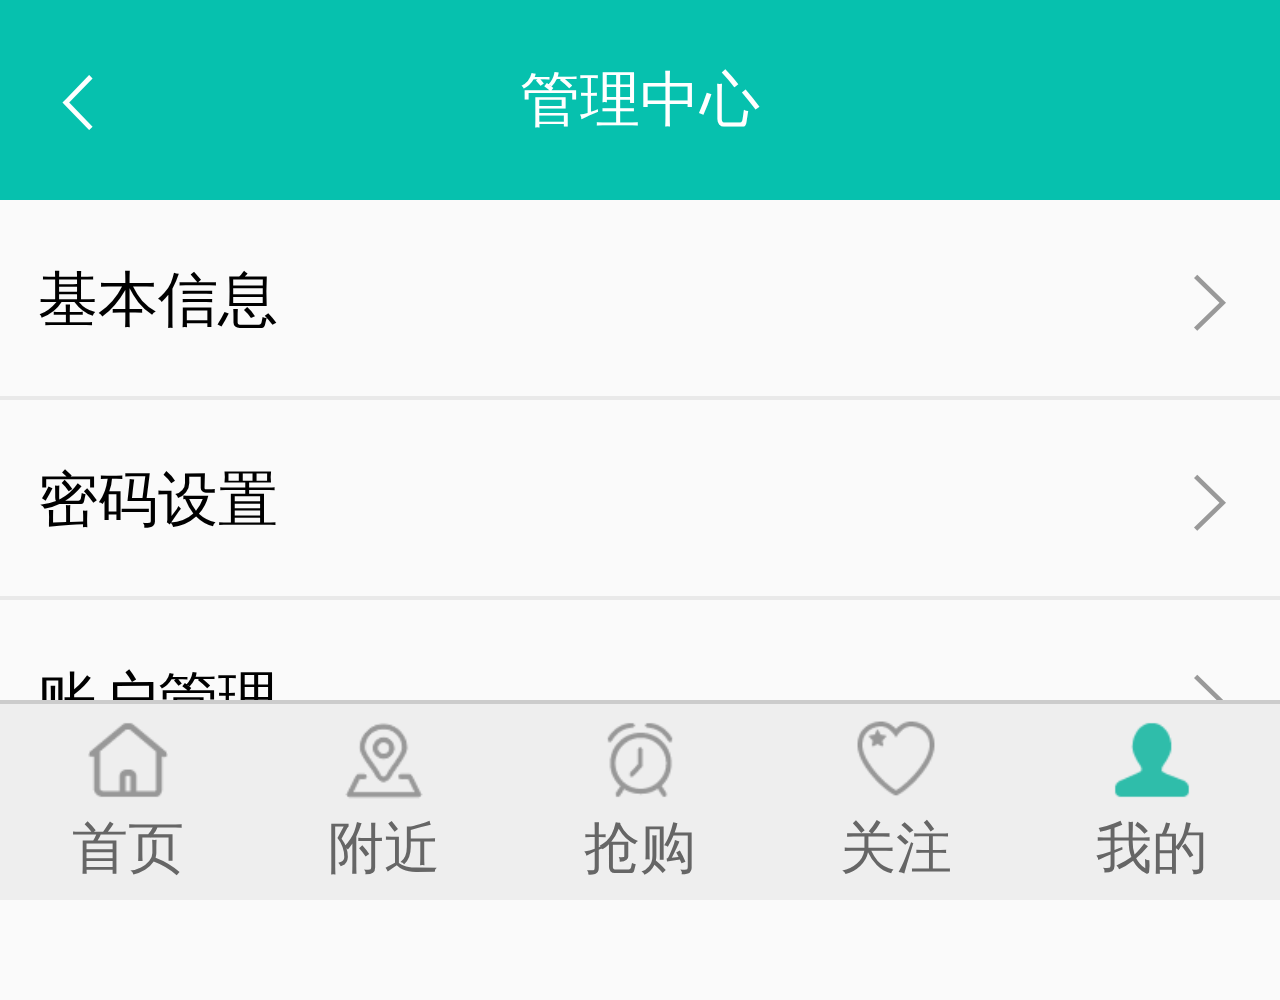
<file: app/management.html>
<!DOCTYPE html>
<html>
	<head>
		<meta charset="UTF-8">
		<title>Management</title>
		<script src="js/viewport.js" type="text/javascript" charset="utf-8"></script>
		<link rel="stylesheet" href="css/reset.css" />
		<link rel="stylesheet" href="css/main.css" />
	</head>
	<body>
		<header>
			<a href="javascript:history.go(-1) " class="backBtn">
				<i class="icon-back"></i>
			</a>
			<div class="center_tit">管理中心</div>
		</header>
		
		<div id="container">
			<ul class="mangem_box">
				<li>
					<a href="basic_information.html" class="clearfix">
						<p>基本信息</p>
						<i class="iconfont icon-jiantou1"></i>
					</a>
				</li>
				<li>
					<a href="password_change.html" class="clearfix">
						<p>密码设置</p>
						<i class="iconfont icon-jiantou1"></i>
					</a>
				</li>
				<li>
					<a href="account.html" class="clearfix">
						<p>账户管理</p>
						<i class="iconfont icon-jiantou1"></i>
					</a>
				</li>
			</ul>
		</div>
		
		<footer>
			<div>
				<a href="index.html">
					<div class="icon ic_1"></div>
					<p>首页</p>
				</a>
			</div>
			<div>
				<a href="near_place.html">
					<div class="icon ic_2"></div>
					<p>附近</p>
				</a>
			</div>
			<div>
				<a href="rush.html">
					<div class="icon ic_3"></div>
					<p>抢购</p>
				</a>
			</div>
			<div>
				<a href="my_collection.html">
					<div class="icon ic_4"></div>
					<p>关注</p>
				</a>
			</div>
			<div>
				<a href="my_center.html">
					<div class="icon ic_5 on"></div>
					<p>我的</p>
				</a>
			</div>
		</footer>
	</body>
</html>
</file>
<file: app/css/main.css>
/*主页开始*/
@charset "utf-8";
header{
	width:100%;
	height:5rem;
    background-color: #06c1ae;
    position: fixed;
    z-index: 900;
    top: 0;
}
.cityBtn{
	float: left;
	width: 6rem;
    height: 5rem;
    text-align: center;
    color: white;
    line-height: 5rem;
    font-size: 1.4rem;
}
.cityBtn:after{
	content: "";
    display: inline-block;
    margin-left: 0.6rem;
    width: 0.8rem;
    height: 0.8rem;
    border: 0.1rem solid white;
    border-width: 0 0.1rem 0.1rem 0;
    border-top-width: 0;
    border-right-width: 0.1rem;
    border-bottom-width: 0.1rem;
    border-left-width: 0;
    -webkit-transform: rotate(45deg);
    margin-top: 1.8rem;
    vertical-align: top;
}
.search_header{
	float: left;
	width: 17.6rem;
	height: 100%;
	background: red;
    background: rgba(17, 88, 81, .11);
    border-radius: 3rem;
    height: 3rem;
    -webkit-box-sizing: border-box;
    -webkit-box-flex: 1;
    margin-top: 1rem;
    margin-left: 0.5rem;
}
.search_header>a{
	display: block;
    color: #115851;
    height: 100%;
}
.icon-search{
	margin-left: 1.5rem;
    float: left;
    width: 0.5rem;
    height: 1.4rem;
    margin-top: 0.8rem;
    background-size: 100%;
}
.search_header>a>span{
	float: left;
    font-size: 1.4rem;
    line-height: 3rem;
    margin-left:0.5rem;
    color: white;
    opacity: .7;
}
.location{
	background: url(../img/location.png) no-repeat;
    float: left;
    width: 4rem;
    height: 100%;
    background-size: 1.9rem 2rem;
    background-position: 1.6rem 1.5rem;
}
.setbtn{
	background: url(../img/qrcode.png) no-repeat;
    float: left;
    width: 3.5rem;
    height: 100%;
    background-size: 1.9rem 2rem;
    background-position: 1rem 1.5rem;
}
.swiper-container {
	margin-top: 5rem;
    width: 100%;
    height: 11.9rem;
}
.swiper-container img{
	width: 100%;
	height: 11.9rem;
}
.liftBtn{
	width: 100%;
	overflow: hidden;
	height: 16.8rem;
	border-bottom: 0.1rem solid #edebeb;
	background-color:#fff;
	margin-bottom: 1rem;
	position: relative;
}
.liftbox_li{
	float: left;
	width: 8rem;
	height: 6.9rem;
}
.liftbox_li p{
	width: 100%;
	text-align: center;
}
.liftbox_li img{
	margin:0 2rem;
	width: 4rem;
	height: 4rem;
}
.liftbox_li>a{
	display: block;
	width: 100%;
	height: 5.7rem;
	padding-top: 1.2rem;
}
.lift_listBtn{
	position: absolute;
    z-index: 20;
    left: 0;
    width: 100%;
    text-align: center;
    bottom: 0.3rem;
}
.lift_listBtn>span{
	display: inline-block;
    width: 1rem;
    height: 1rem;
    border-radius: 0.8rem;
    background: black;
    margin-right: 0.5rem;
    opacity: 0.14;
    cursor: pointer;
}
.lift_listBtn>span.show{
	display: inline-block;
    width: 1rem;
    height: 1rem;
    border-radius: 0.8rem;
    margin-right: 0.5rem;
    cursor: pointer;
    background: #06c1ae;
    opacity: 1;
}
.liftbox{
	width: 32rem;
	float: left;
	height: 16.8rem;
	
}
.lift_ul_con{
	width: 64rem;
	height: 16.8rem;
	transform: translateX(0);
	transition: .5s;
}
.timer_over{
	border-bottom: 0.1rem solid #e6e6e6;
    border-top: 0.1rem solid #e6e6e6;
    background: #fff;
    padding: 0.5rem 1rem;
    overflow: hidden;
    line-height: 3rem;
    font-size: 1.6rem;
    width:30rem ;
    height: 3.2rem;
}
.timer_over>span{
	float: left;
}
.clock_timeover{
	float: left;
	font-size: 1.2rem;
    color: #999;
    margin-left: 1.2rem;
}
.clock_timeover>span{
	color: #ff6600;
}
.clock>span{
	display: inline-block;
    border-radius: 0.3rem;
    background: #ff6600;
    padding: 0 0.2rem;
    line-height: 1.8rem;
    color: #fff;
    margin: 0 0.4rem;
    width: 1.4rem;
    height: 1.8rem;
}
.hot_foods{
	padding: 1rem;
    border-bottom: 0.1rem #e6e6e6 solid;
    background: #fff;
    margin-bottom: 1rem;
}
.hot_foods_box{
	width: 100%;
    z-index: 1;
    text-align: center;
    overflow: hidden;
    position: relative;
    width: 30rem;
    height: 10.4rem;
}
.hot_foods_boxmove>li{
	float: left;
	line-height: 2.4rem;
    font-size: 1.4rem;
    width: 7.85rem;
    margin-right: 1rem;
   	height: 10.4rem;
   	color: #000;
}
.hot_foods_boxmove{
	width: 100rem;
	transform: translateX(0px);
}
.hot_foods_boxmove>li>a{
	width: 100%;
    display: block;
    color: #999;
    text-decoration: none;
    outline: 0;
    -webkit-tap-highlight-color: rgba(0, 0, 0, 0);
    font-size: 1.4rem;
}
.hot_foods_boxmove>li>a>img{
	width: 100%;
    min-height: 2rem;
    border: 0;
    vertical-align: middle;
    width: 7.85rem;
    height: 5.6rem;
}
.hot_foods_name{
	overflow: hidden;
    text-overflow: ellipsis;
    white-space: nowrap;
    color: #8f8f94;
    width: 7.85rem;
    height: 2.4rem;
    text-align: center;
}
.hot_foods_price{
	overflow: hidden;
	color: #f53c42;
	width: 7.85rem;
    height: 2.4rem;
}
.hot_foods_price>small{
	font-size: 80%;
	margin-left: 1rem;
}
.hot_foods_price>small>del{
	color: #999;
}
.more{
	float: right;
	font-size: 1.3rem;
    color: #666;
}
.hot_stores{
	width: 100%;
	height: 14.2rem;
    margin-bottom: 1rem;
}
.hot_stores_box{
	padding: 1rem;
    border-bottom: 0.1rem #e6e6e6 solid;
    background: #fff;
    height: 12.1rem;
}
.hot_stores_boxmove{
	width: 150rem;
	transform: translateX(0px);
}
.hot_stores_boxmove>li>a{
	display: block;
	width: 11.4rem;
	height: 12.7rem;
}
.hot_stores_boxmove_ul{
	width: 100%;
    z-index: 1;
    text-align: center;
    overflow: hidden;
    position: relative;
    height: 12.1rem;
}
.hot_stores_boxmove>li{
	width: 11.4rem;
    margin-right: 1rem;
    line-height: 2.4rem;
    font-size: 1.4rem;
    height: 100%;
    float: left;
}
.hot_stores_boxmove>li>a{
	display: block;
	width: 100%;
}
.hot_stores_boxmove>li>a>img{
	width: 100%;
    min-height: 2rem;
    height: 7.25rem;
}
.stores_name{
	overflow: hidden;
    text-overflow: ellipsis;
    white-space: nowrap;
    width: 100%;
    text-align: center;
    color: #8f8f94;
}
.store_info{
	color: #ff3c00;
	font-size: 1.2rem;
}
.store_info_num1{
	float: left;
}
.store_info_num2{
	margin-left: 1rem;
	color: #999999;
	float: right;
}
.adbanner{
	height: 9rem;
    overflow: hidden;
    position: relative;
    width: 100%;
    text-align: center;
    margin-bottom: 1rem;
}
.adbanner_ul>li{
	height: 9rem;
	position: absolute;
	left: 0;
	top: 0;
	width: 100%;
    opacity: 0;
    transition: opacity 0.6s ease;
    overflow: hidden;
    z-index: 2;
}
.showop{
	opacity: 1!important;
}
.adbanner_ul>li img{
	width: 100%;
}
.last_list{
	margin-top: 1rem;
	width: 100%;
	padding-bottom: 5rem;
}
.last_list_ul{
	width: 31rem;
	margin-left: 1rem;
}
.last_list_ul>li{
	float: left;
    width: 15.5rem;
    height: 18.5rem;
}
.last_list_ul>li>a{
	display: block;
	width: 14.5rem;
    height: 17.5rem;
	margin-right: 0.1rem;
    margin-bottom: 0.1rem;
    background: #fff;
}
.last_list_ul>li>a>img{
	width: 14.5rem;
	height: 11.9rem;
}
.last_list_infomation{
	padding: 0 0.5rem;
}
.last_list_infomation>p{
	overflow: hidden;
    text-overflow: ellipsis;
    white-space: nowrap;
    font-size: 1.4rem;
    color: #333;
}
.last_list_activity{
	overflow: hidden;
    margin-top: 0.5rem;
    padding: 0.5rem 0;
    border-top: 0.1rem solid #ccc;
    font-size: 1.2rem;
    line-height: 1.2;
}
.ac_price{
	float: left;
	color: #ff3c00;
}
.ac_hd{
	float: left;
	color: #999999;
}
.ac_p{
	float: right;
}
footer{
	box-sizing: border-box;
	height: 5rem;
    border-top: 0.1rem #CCC solid;
    position: fixed;
    bottom: 0;
    z-index: 950;
    background: #EEE;
    width: 100%;
}
footer>div{
	float: left;
	height: 4.3rem;
	width: 6.4rem;
}
footer>div>a{
	display: block;
	height: 4.3rem;
	width: 6.4rem;
}
.icon{
	width: 2rem;
    height: 2rem;
    margin: 0 auto;
    margin-top: 0.4rem;
    background: url(../img/footIco.png) no-repeat center top;
    background-size: 2rem auto;
}
footer p {
    text-align: center;
    color: #666;
    font-size: 1.4rem;
    margin-top: 0.5rem;
}
.ic_1{
	background-position: center 0;
}
.ic_2{
	background-position: center -8rem;
}
.ic_3{
	background-position: center -2rem;
}
.ic_4{
	background-position: center -4rem;
}
.ic_5{
	background-position: center -6rem;
}
footer .icon.on {
    background-image: url(../img/footIco_on.png);
}

/*主页结束 我的信息页开始*/
.backBtn{
	float: left;
	width: 2rem;
	height: 5rem;
	color: #fff;
    margin-left: 1rem;
    line-height: 5rem;
    z-index: 950;
    position: relative;
}
.backBtn>i{
	font-family: "iconfont" !important;
    font-size: 2rem;
    font-style: normal;
    -webkit-font-smoothing: antialiased;
    -webkit-text-stroke-width: 0;
    color: #fff;
    line-height: 5rem;
}
.backBtn>i:before{
	 content: "\e631";
}
.center_tit{
	width: 100%;
    position: absolute;
    height: 5rem;
    line-height: 5rem;
    text-align: center;
    font-size: 1.5rem;
    color: #fff;
}
.setup{
    line-height: 5rem;
    height: 5rem;
    margin-right: 1rem;
    z-index: 999;
    float: right;
    position: relative;
}
.setup>i{
	font-size: 1.8rem;
	color: #fff;
}
.iconfont{
	font-family: "iconfont" !important;
    font-size: 16px;
    font-style: normal;
    -webkit-font-smoothing: antialiased;
    -webkit-text-stroke-width: 0;
    -moz-osx-font-smoothing: grayscale;
}
.center_content{
	padding-top: 5rem;
    padding-bottom: 5rem;
}
.person_wealth{
	width: 25.6rem;
    background-color: #06c1ae;
    padding: 1.6rem 1.6rem 6.4rem 4.8rem;
    height: 5.1rem;
    position: relative;
}
.portrait{
	float: left;
	width: 5.1rem;
	height: 5.1rem;
}
.portrait img{
	width: 5.1rem;
	height: 5.1rem;
}
.person_name{
	float: left;
	margin-left: 1.2rem;
	width: 10.2rem;
	height: 5rem;
	color: #fff;
    line-height: 2.5rem;
    font-size: 1.5rem;
}
.person_remaining{
	width: 100%;
    height: 5rem;
    position: absolute;
    bottom: 0;
    left: 0;
    z-index: 99;
    background-color:rgba(0,0,0,.4);
}
.person_remaining_ul>li{
	width: 15.9rem;
    text-align: center;
    float: left;
    height: 5rem;
}
.person_remaining_ul>li>a>p{
	font-size: 1.8rem;
    color: #fff;
    margin-top: .8rem;
}
.person_remaining_ul>li>a>span{
	font-size: 1.2rem;
    color: #fff;
    line-height: 2rem;
}
.cash_tit{
	box-sizing: border-box;
	width: 100%;
    height: 5rem;
    line-height: 5rem;
    border-bottom: 1px solid #DDD8CD;
    font-size: 1.5rem;
    padding: 0 .95rem;
}
.cash_content{
	  border-bottom: 1px solid #DDD8CD;
}
.cash_content>.cash_ul1>li{
	width: 8rem;
	height: 5rem;
    float: left;
    padding: 1.275rem 0;
    text-align: center;
}
.cash_content>.cash_ul1>li>a{
	display: block;
	width: 8rem;
	height: 5rem;
}
.cash_content>.cash_ul1>li>a>img{
	width: 2.48rem;
}
.cash_content>.cash_ul1>li>a>span{
	color: #333;
    margin-top: 1rem;
    font-size: 1.3rem;
    display: block;
    width: 100%;
}
.cash_ul2>li{
	float: left;
	width:10.6rem;
    border-right: 1px solid #DDD8CD;
    padding: 1.28rem 0;
}
.cash_ul2>li>a{
	display: block;
	width: 100%;
	height: 4.3rem;
	text-align: center;
}
.cash_ul2>li>a>p{
	color: #333;
    font-size: 1.3rem;
    display: block;
    width: 100%;
    margin-top: 0.5rem;
    text-align: center;
}
.cash_ul2>li>a>img{
	width: 2.7rem;
}

.cash_ul2>li:last-child{
	border-right: 0;
}
.cash_list{
	width: 100%;
    margin-bottom: 1.28rem;
    background-color: #fff;
}
.cash_list>ul>li{
	width: 100%;
    height: 5rem;
    line-height: 5rem;
    padding: 0 0.96rem;
    box-sizing: border-box;
    border-bottom: 0.1rem solid #ccc;
}
.cash_list_a p{
	float: left;
	font-size: 1.5rem;
    color: #333333;
}
.cash_list_a i{
	float: right;
	font-size: 1.6rem;
	line-height: 5rem;
}
a.exit_btn{
	width: 30rem;
    display: block;
    margin: 1.6rem auto;
    text-align: center;
    height: 5rem;
    line-height: 5rem;
    color: #fff;
    background-color: #06c1ae;
    font-size: 1.5rem;
    border-radius: 0.5rem;
    -webkit-border-radius: 0.5rem;
}
/*附近的商家开始*/
.near_content{
	padding-top: 5rem;
    padding-bottom: 5rem;
}
.near_content_ul>li{
	width: 100%;
	height: 6.8rem;
	padding: .2rem 0 0.8rem;
    border-bottom: 1px solid #DDD8CE;
    overflow: hidden;
    font-size: inherit;
    font-weight: 400;
}
.near_content_ul>li:last-child{
    border-bottom: none;
}
.near_content_ul>li>a{
	display: block;
	width: 100%;
	height: 6.8rem;
	margin: 0.8rem 0;
	padding: 0 1.2rem 0 1.5rem;
	color: #333;
}
.near_content_ul_a>img{
	float: left;
	width: 9rem;
	height: 6rem;
	border-radius: 0.2rem;
}
.near_content_place{
	float: left;
	margin-left: 1rem;
}
.place_name{
	width: 19.3rem;
	margin-bottom: .5rem;
	padding-top: .5rem;
	overflow: hidden;
	text-overflow: ellipsis;
    white-space: nowrap;
}
.near_stars{
	float: left;
	color: #f90;
}
.rank{
	width: 19.3rem;
}
.starstwo i{
	margin-right: .1rem;
    font-size: 1.2rem;
    font-style: normal;
}
.text-icon.icon-star:after {
    content: '★';
}
.text-icon.icon-star-gray:after {
	color: #E2E2E2;
    content: '★';
}
.starstwo em{
	font-style: normal;
    margin-left: .4em;
    vertical-align: middle;
}
.near_adress{
	float: right;
	color: #999;
}
.near_distant{
	width: 19.3rem;
	margin-top: 1rem;
}
.near_distant>p{
	float: left;
}
.near_distant>span{
	float: right;
	color: #f90;
}
/*关注的商家开始*/
.collection_search{
	margin-left: 2rem;
	width: 21.8rem;
}
.collection_search a{
	width: 21.8rem;
}
.collection_search a span{
	width: 16rem;
	margin-left: 2rem;
}
.screening{
	width: 100%;
	height: 3.6rem;
    overflow: hidden;
    background: #fff;
    position: fixed;
    z-index: 10;
    top: 5rem;
}
.screening>ul{
	width: 100%;
	height: 3.6rem;
    overflow: hidden;
    border-bottom: 1px solid #ccc;
    box-sizing: border-box;
}
.screening>ul>li{
	float: left;
    width: 10.6rem;
    text-align: center;
    height: 3.5rem;
    line-height: 3.5rem;
    border-right:1px solid #ccc;
    background: url(../img/on_1.png) no-repeat 85% center;
    background-size:1rem auto;
}
.screening>ul>li:last-child{
	border-right: 0;
}
.collection_content{
	padding-top:8.6rem ;
	padding-bottom: 5rem;
}
.collection_content_ul{
	width: 100%;
}
.collection_content_ul>li{
    border-bottom: 1px solid #DDD8CE;
    overflow: hidden;
    font-weight: 400;
    height: 7.9rem;
}
.collection_content_ul>li>a{
	display: block;
	height: 7.8rem;
	width: 30.5rem;
	padding-left: 1.5rem;
}
.coll_li_list{
	padding: 0.7rem 1.5rem 0.7rem 0;
	width: 29rem;
	height: 6.4rem;
}
.coll_li_list>img{
	float: left;
	width: 9rem;
	height: 6rem;
}
.coll_list_info{
	width: 19rem;
	float: left;
	margin-left: 1rem;
}
.coll_li_name{
	color: #333;
	margin-bottom: 1.2rem;
}
.coll_li_place{
	color: #666;
	height: 2rem;
}
.price_color{
	float: left;
	font-size: 1.4rem;
    color: #06c1ae;
    margin-top: 0.2rem;
}
.coll_tag{
	float: left;
	background-color: #F19149;
    color: #fff;
    border: .1rem solid #f90;
    line-height: 1.5;
    display: inline-block;
    padding: 0 .6rem;
    border-radius: .5rem;
    margin-left: 0.5rem;
}
.coll_right{
	float: right;
	color: #666;
	margin-top: 0.4rem;
}
.coll_more{
	width: 100%;
	height: 4rem;
    line-height: 4rem;
    font-size: 1.4rem;
    text-align: center;
    color: #06c1ae;
}
/*抢购页开始*/
.rush_content{
	padding-top:8.5rem ;
	padding-bottom: 5rem;
}
.rush_tit{
	font-size: 1.4rem;
    background: #fff;
    line-height: 1.8rem;
    padding: 1rem;
    border-bottom: 0.1rem solid #dedede;
    border-top: 0.1rem solid #dedede;
}
.rush_name{
	float: left;
	color: #999;
}
.rush_distant{
	float: right;
}
.rush_box{
	margin-bottom: 1rem;
}
.rush_store_ul>li{
    background-color: #fff;
    padding: 1rem 0.4rem;
    border-bottom: 0.1rem solid #dedede;
    overflow: hidden;
}
.rush_store_ul>li>a{
	display: block;
}
.rush_store_ul>li>a>img{
	float: left;
	width: 9rem;
	height: 12rem;
}
.rush_store_info{
	float: left;
	width: 14rem;
	margin-left: 0.4rem;
}
.rush_store_name{
	padding-top: 1rem;
	padding-bottom: 1.5rem;
	font-size: 1.8rem;
    color: #F19149
}
.rush_store_time{
	line-height: 2rem;
    color: #666;
    font-size: 1.4rem;
    padding-left: 2rem;
	padding-bottom: 1rem;
}
.rush_store_price{
	line-height: 2rem;
    color: #666;
    font-size: 1.4rem;
}
.rush_store_price>span{
	font-size: 1.4rem;
    margin: 0 0.8rem;
    color: #f53c42;
}
.rush_store_price>del{
	color: #999;
}
.rush_store_remaining{
	width: 6.8rem;
	height: 5.9rem;
	float: right;
    border: 0.1rem solid #ff6600;
    width: 7rem;
    border-radius: 0.3rem;
    text-align: center;
    line-height: 4rem;
    overflow: hidden;
  	font-size: 1.2rem;
    color: #666;
    margin-top: 2rem;
}
.rush_store_remaining>p{
	background-color: #ff6600;
    color: #fff;
    line-height: 2rem;
    height: 2rem;
}
.rush_store_remaining>span>em{
	font-style: normal;
	color: #ff0000;
}
/*搜索页开始*/
.searchBox{
	box-sizing: border-box;
	border: 0.1rem solid #E1E1E1;
    height: 3.6rem;
    border-radius: 0.5rem;
    margin: 0.7rem 0 0 1.5rem;
    background-color: #fff;
    width: 29rem;
    overflow: hidden;
    position: relative;
}
.search_linkbox{
	overflow: hidden;
	padding-right: 1.5rem;
	height: 5rem;
	box-sizing: border-box;
    border-bottom: 0.1rem solid #edebeb;
    background-color: white;
}
.searchBox>input{
    padding: 0.2rem 0 0.2rem 3rem;
    height: 3.2rem;
    line-height: 3rem;
    border: none;
    width: 20.8rem;
    outline: 0;
    font-size: 1.5rem;
}
.hot_search{
	width: 100%;
	padding-top: 1.6rem;
}
section h3{
	font-style: normal;
	font-weight: normal;
	padding-left: 1.2rem;
    font-size: 1.5rem;
    margin-bottom: 1rem;
    color: #666;
}
.sec_ul{
	margin: 0px 0.40rem;
    overflow: hidden;
}
.sec_ul li{
	width: 9.9rem;
    float: left;
    margin-right: 0.5rem;
    background-color: white;
    margin-bottom: 0.5rem;
}
.sec_ul li>a{
	padding: 0.8rem 0;
    display: block;
    text-align: center;
    font-size: 1.3rem;
    color: #666;
}
.clearhistory{
	width: 100%;
	text-align: center;
	padding-top: 1rem;
	font-size: 1.4rem;
	color: #666;
}
.history{
	border-bottom: 0.1rem solid #edebeb;
}
.action_search{
	position: absolute;
	right: 2rem;
	bottom: 1rem;
	z-index: 50;
	background: #fff;
}
/*定位城市开始*/
.city_content{
	padding-top: 5rem;
	padding-bottom: 5rem;
}
/*详情页开始*/
#container{
	padding-top: 5rem;
	padding-bottom: 5rem;
}
.detail_food_img>img{
	width: 32rem;
	height: 20rem;
}
.detail_food_info{
	width: 31rem;
	height: 9.1rem;
    margin-bottom: 0.6rem;
    background-color: #fff;
    padding: 1rem .5rem .5rem;
    border-bottom: 0.1rem solid #dfdfdf;
}
.food_info_box1_left{
	float: left;
	width: 22rem;
    padding: 0 0.6rem;
    height: 6rem;
    color: #414141;
    font-size: 1.5rem;
    line-height: 2rem;
}
.food_info_box1_right{
	float: right;
	width: 6.1rem;
    border-left: 0.1rem solid #dfdfdf;
    height: 4rem;
    text-align: center;
    color: #999;
    font-size: 1.5rem;
}
.food_info_box1_right>i{
	font-size: 1.6rem;
	color:#5b5f62;
}
.food_info_box1_right>p{
	margin-top: 1.5rem;
}
.food_info_box2_left{
	width: 20rem;
    padding: 0 0.6rem;
    color: #ff9100;
    font-size: 1.6rem;
    margin-top: 1rem;
    float: left;
}
.food_info_box2_right{
	margin-top: 1rem;
	color: #999999;
    font-size: 1.4rem;
    display: block;
    width: 8.1rem;
    text-align: center;
    float: right;
}
.foods_detail{
	width: 28.8rem;
    padding: 0 1.6rem;
    background-color: #fff;
    border-top: 0.1rem solid #dfdfdf;
    border-bottom: 0.1rem solid #dfdfdf;
    margin-bottom: 0.63rem;
}
.foods_detail li:first-child{
	margin-top: 1rem;
}
.detail_footer>a{
	display: block;
    width: 100%;
    height: 5rem;
    text-align: center;
    line-height: 5rem;
    background-color: #06c1ae;;
    color: #fff;
    font-size: 1.5rem;
}
.detail_footer{
	border: none;
}
.foods_laber{
	box-sizing: border-box;
	padding: 0 2rem;
	width: 100%;
	margin-top: 2rem;
}
.foods_laber>li{
	float: left;
	border: 0.2rem solid #F19149;
	padding: 0 1.1rem;
	height: 2.8rem;
	line-height: 2.8rem;
	color: #F19149;
	border-radius: 1rem;
	margin-right: 0.7rem;
	margin-bottom: 1rem;
}
/*信息管理页*/
.mangem_box>li{
	box-sizing: border-box;
	width: 100%;
    height: 5rem;
    line-height: 5rem;
    padding: 0 0.96rem;
    border-bottom: 0.1rem solid #e9e9e9;
    font-size: 1.5rem;
}
.mangem_box>li>a{
	display: block;
	width: 100%;
	height: 5rem;
	
}
.mangem_box>li>a>p{
	float: left;
	color: #000;
}
.mangem_box>li>a>i{
	float: right;
	font-size: 1.6rem;
}
/*修改个人信息页*/
.change_box{
	width: 100%;
    background-color: #fff;
}
.change_box>ul>li{
	box-sizing: border-box;
	 -webkit-box-sizing: border-box;
	width: 100%;
    padding: 0 1.6rem;
    border-bottom: 0.1rem solid #dcdad3;
    box-sizing: border-box;
   
}
.change_box>ul>li.head_portrait{
	padding: 0.96rem 1.6rem;
}
.change_box>ul>li>a>p{
	line-height: 5rem;
	color: #333333;
    font-size: 1.5rem;
	float: left;
}
.change_box>ul>li>a>img{
	max-height: 5rem;
	float: right;
	line-height: 5rem;
	width: 5rem;
}
.change_box>ul>li>a{
	display: block;
	width: 100%;
	height: 5.1rem;
}
.change_box>ul>li>a>input{
	font-size: 1.5rem;
	color: #ccc;
    height: 5rem;
    padding: 0;
    text-align: right;
    line-height: 5rem;
    width: 17.2rem;
    border: none;
    float: right;
}
.laber_sex{
	float: right;
	line-height: 5rem;
	font-size: 1.4rem;
}
.laber_sex>input{
	width: 1rem;
	height: 1rem;
	margin-right: 1rem;
}
.laber_sex>label{
	margin-right: 0.5rem;
}
a.basic_btn{
	width: 30rem;
    display: block;
    margin: 1.6rem auto;
    text-align: center;
    height: 5rem;
    line-height: 5rem;
    background-color: #06c1ae;
    color: #fff;
    font-size: 1.5rem;
    border-radius: 0.5rem;
    -webkit-border-radius: 0.5rem;
}
/*修改密码开始*/
.apply{
	width: 100%;
    margin-bottom: 1.6rem;
    background-color: #fff;
    border-top: 0.1rem solid #e1e1e1;
}
.apply>ul>li{
	width: 30rem;
	padding: 0 0.97rem;
    border-bottom: 0.1rem solid #e1e1e1;
    line-height: 5rem;
    height: 5rem;
}
.apply_li>p{
	float: left;
	width: 7.52rem!important;
    font-size: 1.2rem;
    color: #333;
}
.apply_li>input{
	box-sizing: border-box;
    float: left;
    width: 21rem;
    border: none;
    font-size: 1.2rem;
    color: #333;
    line-height: 5rem;
}
/*票务*/
.ticker_content .cash_list_a>p{
	font-size: 1.4rem;
	color: #666;
}
.help_center{
	text-align: center;
    margin-top: 5rem;
}
.help_center>a{
	color: #666;
    padding-right: 2rem;
    font-size: 1.2rem;
    border-right: 0.1rem solid #DDD8CD;
    padding-left: 2rem;
}
.help_center>a:last-child{
	border-right:0;
	
}
</file>
<file: douban/css/dafsttyle.css>
@charset "utf-8";
body,ul,dd,p,h3,h2{margin:0;padding:0;}
li{list-style:none;}
body,div,p,li{font-family:"Lucida Grande",Verdana,Lucida,Arial,Helvetica,宋体,simsun,sans-serif;font-size:12px;color:#333;}
img,a{border:0;}
a:link,a:visited,a:active{color:#333;text-decoration:none;}
a:hover{text-decoration:none;}
.cleafix:after{content: '';display: block;clear: both;}
.cleafix{*zoom: 1;}
</file>
<file: douban/css/douban.css>
#head {
  width: 100%;
  min-width: 1349px;
  height: 89px;
  background-color: #fff; }
  #head #anony_nav {
    width: 950px;
    height: 89px;
    margin: 0 auto;
    position: relative; }
    #head #anony_nav #logo {
      width: 154px;
      height: 33px;
      background-image: url(../img/douban.png);
      background-position: -200px -30px;
      position: absolute;
      top: 0;
      bottom: 0;
      margin: auto 0; }
    #head #anony_nav #search {
      width: 271px;
      height: 32px;
      position: absolute;
      left: 183px;
      top: 0;
      bottom: 0;
      margin: auto 0; }
      #head #anony_nav #search input[type="text"] {
        width: 235px;
        height: 26px;
        outline: 0 none;
        padding-left: 5px;
        padding-right: 28px; }
      #head #anony_nav #search #mag {
        width: 30px;
        height: 30px;
        position: absolute;
        top: 0;
        bottom: 0;
        right: 0;
        margin: auto 0;
        background-image: url(../img/douban.png);
        background-position: -624px -32px; }
        #head #anony_nav #search #mag a {
          display: block;
          width: 30px;
          height: 30px; }
    #head #anony_nav #nav {
      width: 480px;
      height: 30px;
      position: absolute;
      top: 0;
      bottom: 0;
      right: 0;
      margin: auto 0; }
      #head #anony_nav #nav li {
        width: 42px;
        height: 30px;
        float: left;
        margin-left: 18px; }
        #head #anony_nav #nav li a {
          width: 42px;
          height: 30px;
          display: block; }
      #head #anony_nav #nav li:nth-of-type(1) a {
        background-image: url(../img/douban.png);
        background-position: -686px -32px; }
      #head #anony_nav #nav li:nth-of-type(2) a {
        background-image: url(../img/douban.png);
        background-position: -746px -32px; }
      #head #anony_nav #nav li:nth-of-type(3) a {
        background-image: url(../img/douban.png);
        background-position: -806px -32px; }
      #head #anony_nav #nav li:nth-of-type(4) a {
        background-image: url(../img/douban.png);
        background-position: -866px -32px; }
      #head #anony_nav #nav li:nth-of-type(5) a {
        background-image: url(../img/douban.png);
        background-position: -926px -32px; }
      #head #anony_nav #nav li:nth-of-type(6) a {
        background-image: url(../img/douban.png);
        background-position: -984px -32px; }
      #head #anony_nav #nav li:nth-of-type(7) a {
        background-image: url(../img/douban.png);
        background-position: -1046px -32px; }
      #head #anony_nav #nav li:nth-of-type(8) a {
        background-image: url(../img/douban.png);
        background-position: -1108px -32px; }

#warp {
  width: 100%;
  min-width: 1349px;
  height: auto; }

/*# sourceMappingURL=douban.css.map */
</file>
<file: index/css/your appearance.css>
*{padding: 0;margin: 0;}
#main{position: relative;}
.box{padding: 10px 0 0 15px;position: absolute;}
.pis{background: #fff;padding: 10px;border: 1px solid #CCCCCC;border-radius: 8px;box-shadow: 0 0 10px #CCCCCC;width: 105px;height: auto;}
.pis img{width: 105px;height: 100px;}
body{
	background-image: url(../img/timg.jpg);
}
p{
	width: 770px;
	text-align: center;
	position: absolute;
	top: 375px;
	left: 280px;
	color: white;
	opacity: 0;
	font-size: 20px;
	font-weight: bold;
	transition: all 5s;
}
</file>
<file: css2/liuyongshi.css>
/*# sourceMappingURL=liuyongshi.css.map */
</file>
<file: css/fullpage.css>
*{
	padding: 0;
	margin: 0;
}
body{
	overflow: hidden;
	position: relative;
	font-size: 14px;
}
.box{
	position: absolute;
	left:0;
	top:0px;
	transition: 1s;
}
.page{
	overflow: hidden;
}
.page-1{
	background-image: url(../img/2.png);	
	background-size: 100% 100%;
	/*filter: grayscale(20%);*/
}
.page-2{
	background: seagreen;
}
.page-3{
	background: #000;
	/*overflow: hidden;*/
	box-sizing: border-box;
}
.page-4{
	background: pink !important;
}
.page-5{
	background: #FFFFFF;
}
.page-6{
	background: firebrick;
	background-image: url(../image/achivements-bg.jpg);
	background-size: 100% 100%;
}
#nav{
	position: fixed;
	right:40px;
	top:40%;
}
#nav span{
	width:20px;
	height:20px;
	background: #fff;
	border-radius: 20px;
	display: block;
	margin-bottom: 20px;
	opacity: .5;
	transition: 1s;
}
#nav .active{
	opacity: 1;
}
.active2{
	color: #E87E04;
}
.header-nav{
	width: 100%;
    height: 70px;
    background-color: #2c3e50;
    color: #f5f5f5;
    z-index: 999;
    position: fixed;
    top: 0;
}
.header-nav .container{
	max-width: 1200px!important;
    overflow: hidden;
    height: 70px;
}
.header-nav .container ul{
	list-style: none;
	float: right;
}
.header-nav .container ul li{
	width: 100px;
	float: left;
	cursor: pointer;
    text-align: center;
    line-height: 70px;
}
.header-nav .container ul li:hover{
	color: #E87E04;
}
</file>
<file: css/page-1.css>
.page-1 h2{
	display: block;
	text-align: center;
    font-size: 30px;
    line-height: 30px;
    color: #2c3e50;
    padding: 150px 0 0;
    letter-spacing: 2px;
    margin-bottom: 10px;
    margin-top: 0;
}
.page-1 hr{
	height: 4px;
    width: 70px;
    text-align: center;
    position: relative;
    background: #E87E04;
    margin: 0 auto 80px;
    border: 0;
    transition: all 0.5s 0.2s;
}
.page-1 .fades .my-intro{
	max-width: 850px;
    margin: 0 auto;
    padding: 0 2em;
}
.page-1 .fades .my-intro p{
	padding: 2em 0 0em;
    text-indent: 2em;
    text-align: justify
}
</file>
<file: css/page-2.css>
.page-2 h2{
	text-align: center;
    font-size: 30px;
    line-height: 30px;
    color: #2c3e50;
    padding: 150px 0 0;
    letter-spacing: 2px;
    margin-bottom: 10px;
    margin-top: 0;
}
.page-2 hr{
	height: 4px;
    width: 70px;
    text-align: center;
    position: relative;
    background: #E87E04;
    margin: 0 auto 80px;
    border: 0;
    transition: all 0.5s 0.2s;
}
</file>
<file: css/page-3.css>
.page-3 h2{
	text-align: center;
    font-size: 30px;
    line-height: 30px;
    color: #2c3e50;
    padding: 100px 0 0;
    letter-spacing: 2px;
    margin-bottom: 10px;
    margin-top: 0;
}
.page-3 hr{
	height: 4px;
    width: 70px;
    text-align: center;
    position: relative;
    background: #E87E04;
    margin: 0 auto 20px;
    border: 0;
    transition: all 0.5s 0.2s;
}
.page-3 .intros{
	margin-bottom: 60px;
	text-align: center;
}
.page-3 .col-md-3{
	width: 265px;
	height: 200px;
	overflow: hidden;
	margin-bottom: 20px;
	position: relative;
	transition: all 0.5s 0.2s;
	
}
.page-3 .col-md-3 img{
	display: block;
	width: 265px;
	height: 200px;
}
.page-3 .col-md-3 a{
	display: block;
	width: 253px;
	height: 200px;
	box-sizing: border-box;
	position: absolute;
	top: 0;
	left: 15px;
	text-decoration: none;
	color: #FFFFFF;
	background-color: #000000;
	opacity: 0;
	transition: all .5s linear;
}
.page-3 .col-md-3 a .zp-cover{
	padding: 40px 20px 20px;
	
}
.page-3 .col-md-3 a h4{
	text-align: center;
	/*color: #FFFFFF;*/
}
.page-3 .col-md-3 a p{
	text-align: center;
	
}
.page-3 .col-md-3 a img{
	display: block;
	width: 20px;
	height: 20px;
	margin: auto;
}
.page-3 .col-md-3 a:hover{
	opacity: 0.7;	
}
.page-3 .col-md-3:hover{
	transform: scale(1.05);
}
</file>
<file: css/page-4.css>
.page-4 h2{
	text-align: center;
    font-size: 30px;
    line-height: 30px;
    color: #2c3e50;
    padding: 150px 0 0;
    letter-spacing: 2px;
    margin-bottom: 10px;
    margin-top: 0;
}
.page-4 hr{
	height: 4px;
    width: 70px;
    text-align: center;
    position: relative;
    background: #E87E04;
    margin: 0 auto 80px;
    border: 0;
    transition: all 0.5s 0.2s;
}
.skill .word{
	color: #E87E04;
    margin: 2em 0 1em;
    font-size: 16px;
    font-family: "SimHei";
    text-align: center;
}
.moving .lgcircle{
	display: block;
	width: 150px;
	height: 150px;
	margin-left: 56px;
	border-radius: 50%;
	background-color: #2c3e50;
	position: relative;
	overflow: hidden;
}
.moving .lgcircle span:nth-of-type(1){
	display: block;
	width: 130px;
	height: 130px;
	border-radius: 50%;
	background-color: #FFFFFF;
	position: absolute;
	top: 10px;
	left: 10px;
	overflow: hidden;
}
.moving .lgcircle span:nth-of-type(2){
	width: 80px;
	height: 80px;
	background-color: white;
	border-radius: 50%;
	position: absolute;
	left: 36px;
	top: 35px;
	text-align: center;
	font-size: 24px;
	line-height: 80px;	
}
</file>
<file: css/page-5.css>
.page-5 h2,.page-6 h2{
	text-align: center;
    font-size: 30px;
    line-height: 30px;
    color: #2c3e50;
    padding: 150px 0 0;
    letter-spacing: 2px;
    margin-bottom: 10px;
    margin-top: 0;
}
.page-5 hr,.page-6 hr{
	height: 4px;
    width: 70px;
    text-align: center;
    position: relative;
    background: #E87E04;
    margin: 0 auto 80px;
    border: 0;
    transition: all 0.5s 0.2s;
}
.page-5 .experience{
	height: 400px;
	position: relative;
}
.page-5 .experience .my-xp{
	
	list-style: none;
	height: 100%;
	overflow: hidden;
	/*background-color: red;*/
}
.page-5 .experience .my-xp:before{
	content: "";
    position: absolute;
    top: 0;
    bottom: 0;
    left: 50%;
    width: 2px;
    margin-left: -9.5px;
    background-color: #eee;
    box-sizing: border-box;
}	
	
.page-5 .experience .my-xp li{
	position: relative;
}
.page-5 .experience .my-xp li .date-box{
	width: 130px;
    height: 130px;
    background: #fff;
    border-radius: 50%;
    padding-top: 30px;
    position: absolute;
    top: 0;
    left: 50%;
    margin-left: -75px;
}
.page-5 .experience .my-xp li:nth-of-type(2) .date-box{
	margin-top: 80px;
}
.page-5 .experience .my-xp li .date-box p{
	margin: 0 0 10px;
	text-align: center;
    font-size: 16px;
    font-weight: 600;
    line-height: 25px;
}
.page-5 .experience .my-xp li .my-work{
	width: 550px;
	height: 150px;
	position: relative;
	/*position: absolute;*/
	text-align: right;
}	
.page-5 .experience .my-xp li .my-school{
	width: 550px;
	height: 150px;
	position: relative;
	margin-left: 95px;
	padding-top: 94px;
	left: 50%;
	top:80px
	text-align: left;
	box-sizing: border-box;
}
</file>
